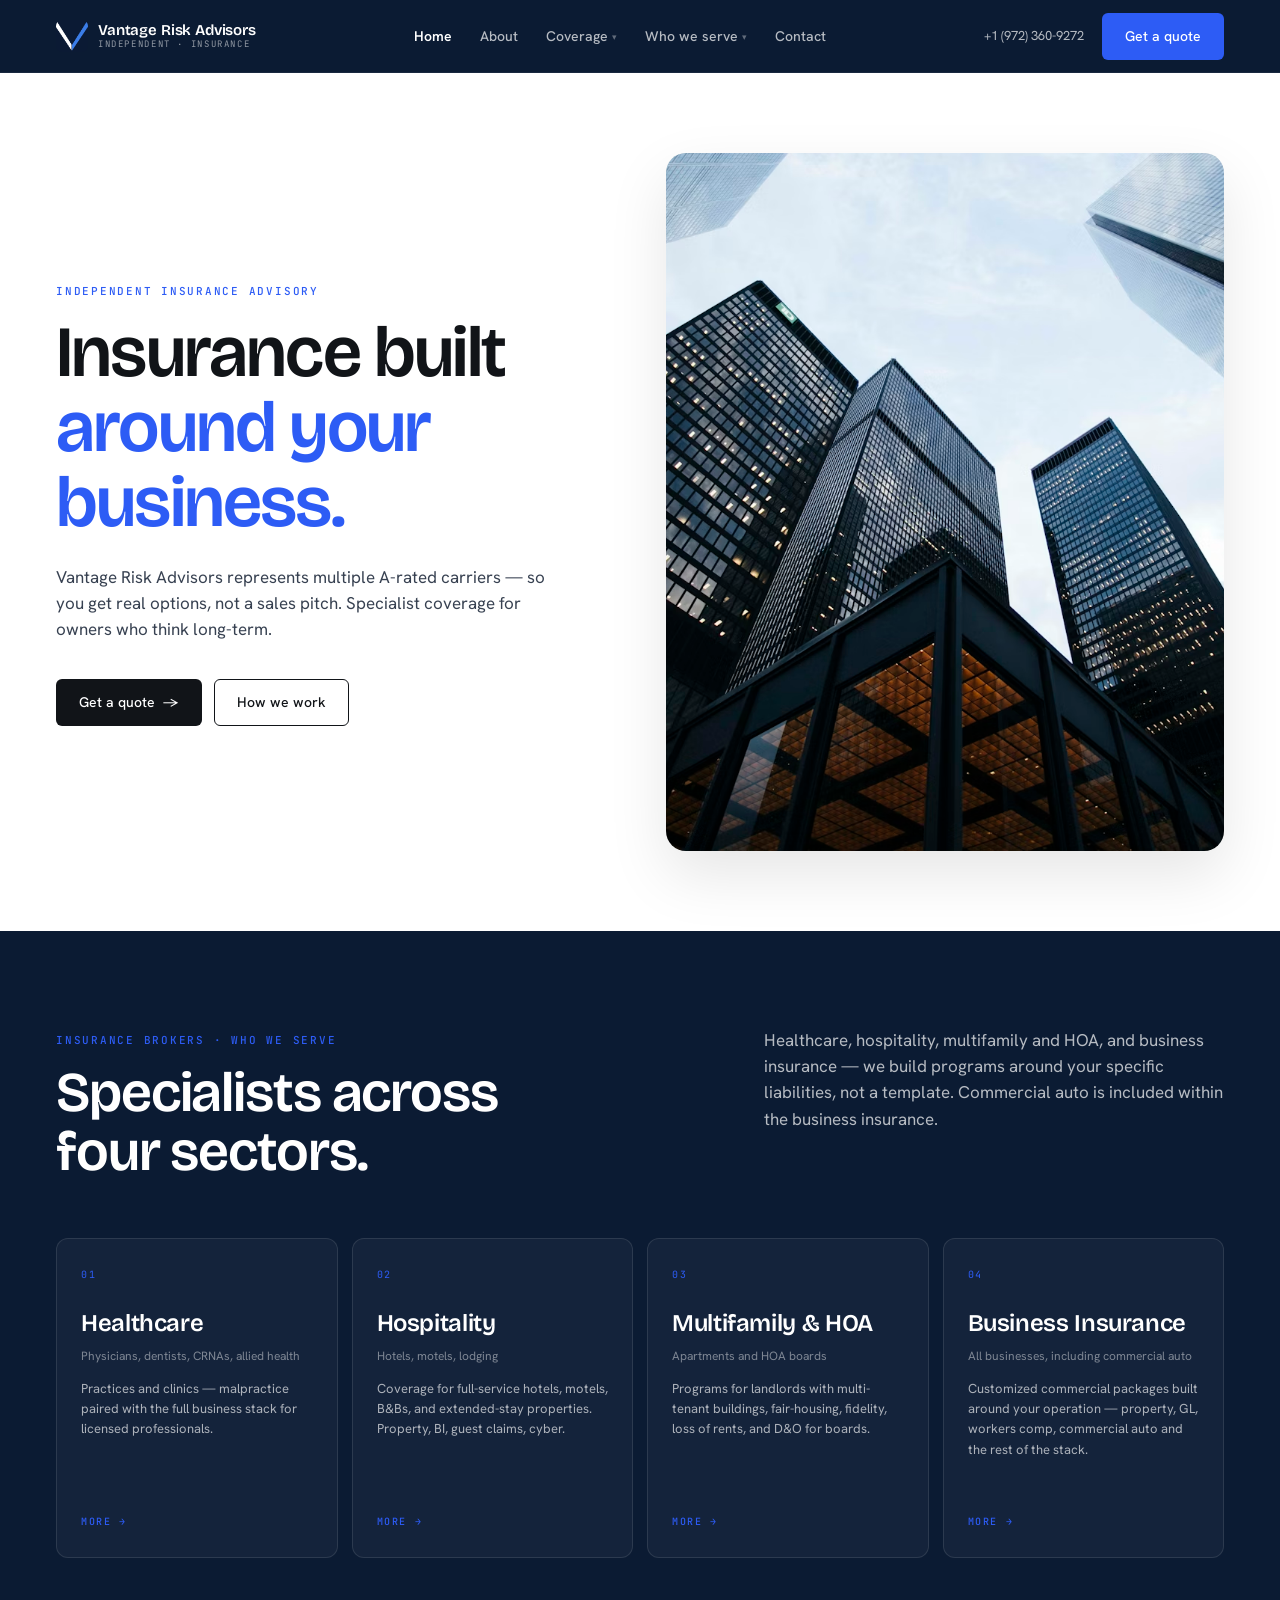
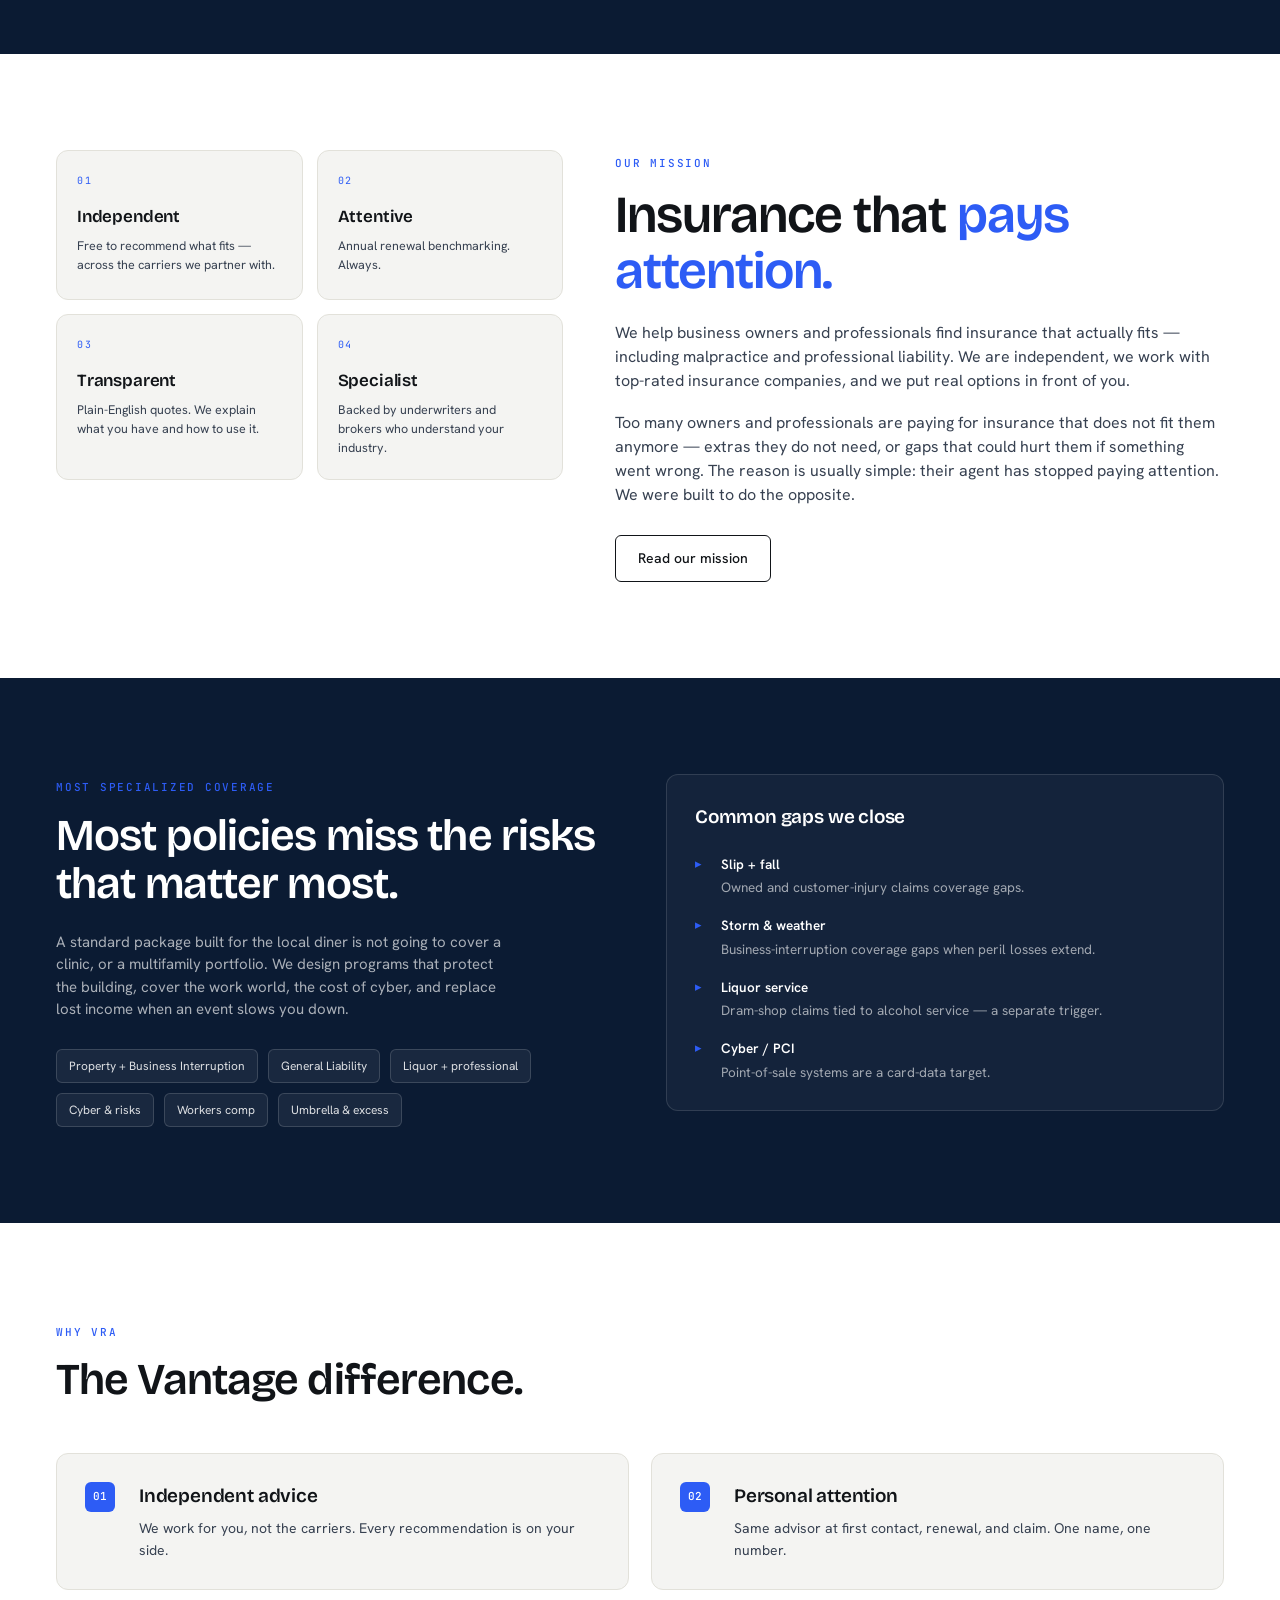
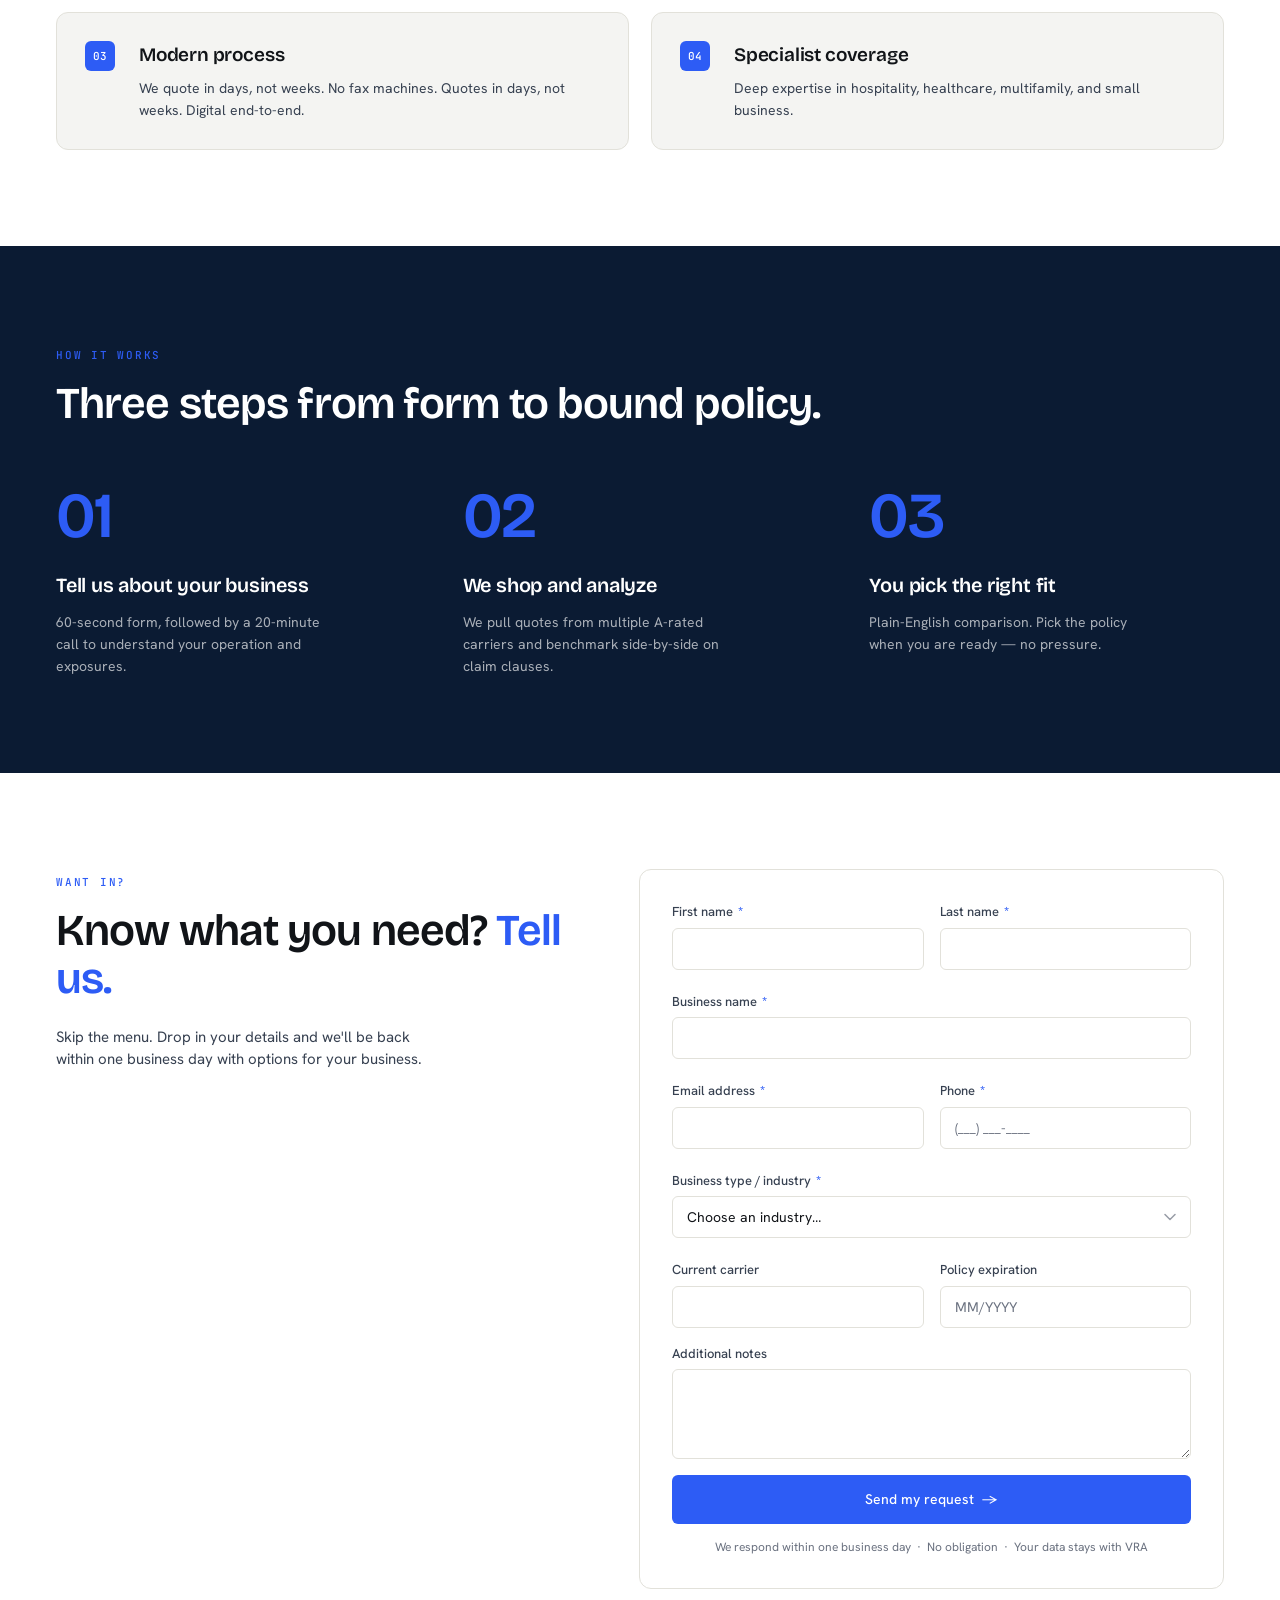
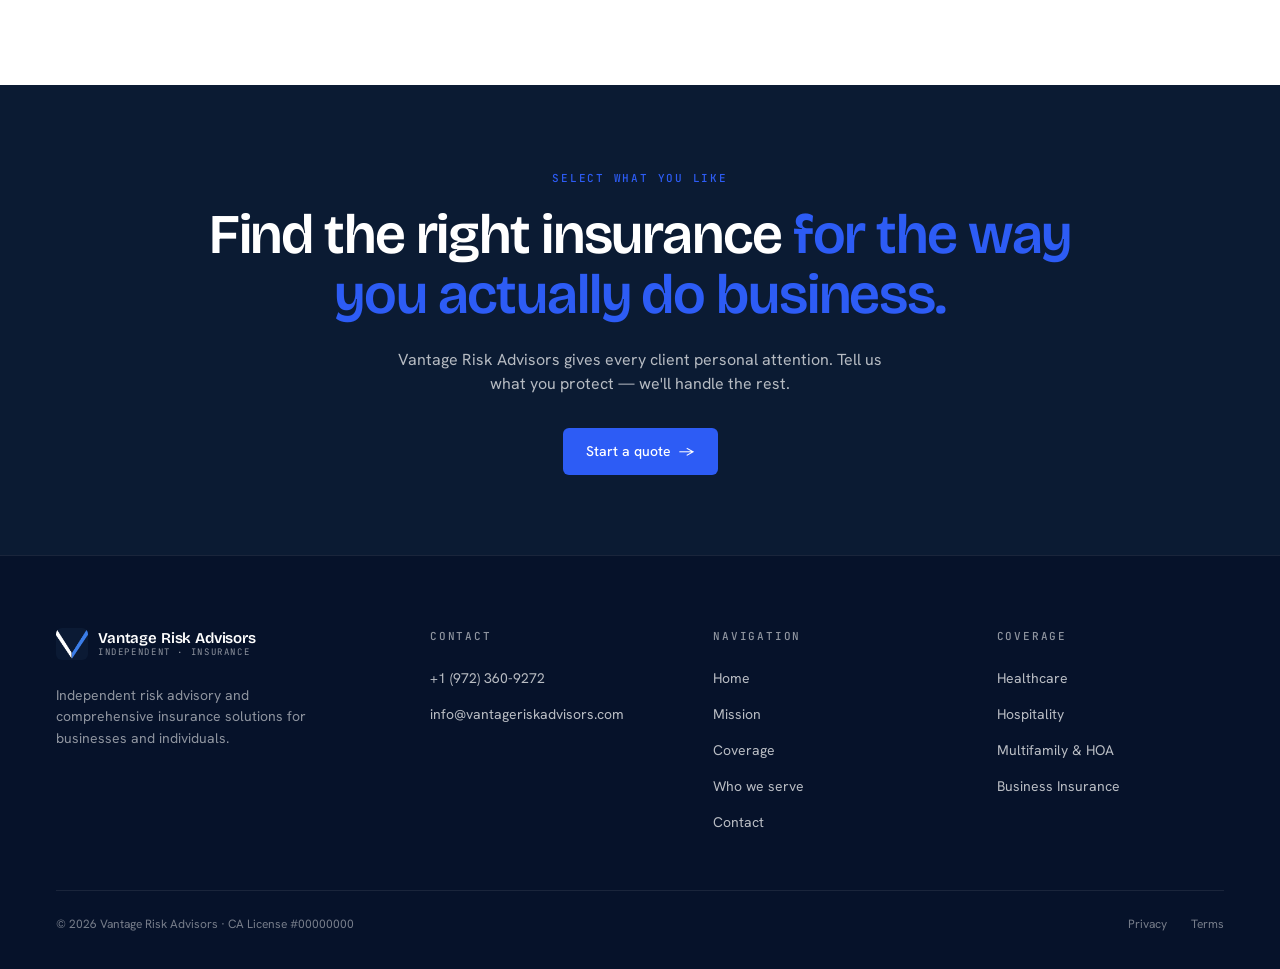
<file: index.html>
<!DOCTYPE html>
<html lang="en">
<head>
  <meta charset="UTF-8">
  <meta name="viewport" content="width=device-width, initial-scale=1">
  <title>Vantage Risk Advisors — Insurance built around your business.</title>
  <meta name="description" content="Independent commercial insurance broker representing multiple A-rated carriers for healthcare, hospitality, multifamily, and business operations.">

  <link rel="icon" type="image/svg+xml" href="assets/favicon.svg">
  <link rel="preconnect" href="https://fonts.googleapis.com">
  <link rel="preconnect" href="https://fonts.gstatic.com" crossorigin>
  <link href="https://fonts.googleapis.com/css2?family=Bricolage+Grotesque:wght@400;500;600;700&family=Hanken+Grotesk:wght@400;500;600;700&family=JetBrains+Mono:wght@400;500&display=swap" rel="stylesheet">

  <link rel="stylesheet" href="css/tokens.css">
  <link rel="stylesheet" href="css/base.css">
  <link rel="stylesheet" href="css/nav.css">
  <link rel="stylesheet" href="css/footer.css">
  <link rel="stylesheet" href="css/pages/home.css">
  <link rel="stylesheet" href="css/quote-form.css">
</head>
<body>

  <!-- NAV -->
  <header class="nav">
    <div class="nav-inner">
      <a href="index.html" class="brand" aria-label="Vantage Risk Advisors home">
        <img class="brand-mark" src="assets/logo-v.png" alt="" aria-hidden="true">
        <span class="brand-text">
          <strong>Vantage Risk Advisors</strong>
          <em>Independent · Insurance</em>
        </span>
      </a>
      <nav>
        <ul class="nav-links">
          <li><a href="index.html">Home</a></li>
          <li><a href="about.html">About</a></li>
          <li class="nav-dropdown">
            <a href="#" class="nav-dropdown-trigger">Coverage <span class="caret">▾</span></a>
            <div class="nav-dropdown-menu" role="menu">
              <a href="healthcare.html" class="nav-dropdown-item" role="menuitem">
                <strong>Healthcare</strong>
                <span>Physicians, dentists, CRNAs, allied health</span>
              </a>
              <a href="hospitality.html" class="nav-dropdown-item" role="menuitem">
                <strong>Hospitality</strong>
                <span>Hotels, motels, lodging</span>
              </a>
              <a href="multifamily.html" class="nav-dropdown-item" role="menuitem">
                <strong>Multifamily &amp; HOA</strong>
                <span>Apartments and HOA boards</span>
              </a>
              <a href="business.html" class="nav-dropdown-item" role="menuitem">
                <strong>Business Insurance</strong>
                <span>Small business, workers' comp, property,<br>cyber, commercial auto</span>
              </a>
            </div>
          </li>
          <li><a href="#sectors">Who we serve <span class="caret">▾</span></a></li>
          <li><a href="contact.html">Contact</a></li>
        </ul>
      </nav>
      <div class="nav-right">
        <a href="tel:+19723609272" class="nav-phone">+1 (972) 360-9272</a>
        <a href="contact.html" class="btn btn-accent">Get a quote</a>
      </div>
      <button class="nav-burger" type="button" aria-label="Menu" aria-expanded="false"><span></span></button>
    </div>
  </header>

  <main>

    <!-- 1. HERO -->
    <section class="bg-paper">
      <div class="section-container hero-home">
        <div class="hero-inner">
          <div class="hero-text">
            <span class="eyebrow">Independent Insurance Advisory</span>
            <h1 class="display-72">Insurance built <span class="accent-phrase">around your business.</span></h1>
            <p class="body-17 hero-sub">Vantage Risk Advisors represents multiple A-rated carriers — so you get real options, not a sales pitch. Specialist coverage for owners who think long-term.</p>
            <div class="hero-buttons">
              <a href="contact.html" class="btn btn-dark">Get a quote <span aria-hidden="true">→</span></a>
              <a href="#how" class="btn btn-ghost">How we work</a>
            </div>
          </div>
          <div class="hero-image">
            <img src="assets/hero-home.avif" alt="Vantage Risk Advisors — protecting what you've built" loading="eager" decoding="async">
          </div>
        </div>
      </div>
    </section>

    <!-- 2. SPECIALISTS ACROSS FOUR SECTORS (dark, 4-col) -->
    <section id="sectors" class="bg-section sectors-section">
      <div class="section-container">
        <div class="section-header-row">
          <div class="col-head">
            <span class="eyebrow">Insurance brokers · Who we serve</span>
            <h2 class="display-48">Specialists across four sectors.</h2>
          </div>
          <div class="col-desc">
            <p class="body-17">Healthcare, hospitality, multifamily and HOA, and business insurance — we build programs around your specific liabilities, not a template. Commercial auto is included within the business insurance.</p>
          </div>
        </div>

        <div class="sectors-grid">
          <a href="healthcare.html" class="sector-tile">
            <div class="sector-tile-num">01</div>
            <h3 class="sector-tile-title">Healthcare</h3>
            <div class="sector-tile-meta">Physicians, dentists, CRNAs, allied health</div>
            <p class="sector-tile-body">Practices and clinics — malpractice paired with the full business stack for licensed professionals.</p>
            <span class="sector-tile-link">More →</span>
          </a>

          <a href="hospitality.html" class="sector-tile">
            <div class="sector-tile-num">02</div>
            <h3 class="sector-tile-title">Hospitality</h3>
            <div class="sector-tile-meta">Hotels, motels, lodging</div>
            <p class="sector-tile-body">Coverage for full-service hotels, motels, B&amp;Bs, and extended-stay properties. Property, BI, guest claims, cyber.</p>
            <span class="sector-tile-link">More →</span>
          </a>

          <a href="multifamily.html" class="sector-tile">
            <div class="sector-tile-num">03</div>
            <h3 class="sector-tile-title">Multifamily &amp; HOA</h3>
            <div class="sector-tile-meta">Apartments and HOA boards</div>
            <p class="sector-tile-body">Programs for landlords with multi-tenant buildings, fair-housing, fidelity, loss of rents, and D&amp;O for boards.</p>
            <span class="sector-tile-link">More →</span>
          </a>

          <a href="business.html" class="sector-tile">
            <div class="sector-tile-num">04</div>
            <h3 class="sector-tile-title">Business Insurance</h3>
            <div class="sector-tile-meta">All businesses, including commercial auto</div>
            <p class="sector-tile-body">Customized commercial packages built around your operation — property, GL, workers comp, commercial auto and the rest of the stack.</p>
            <span class="sector-tile-link">More →</span>
          </a>
        </div>
      </div>
    </section>

    <!-- 3. OUR MISSION (light) -->
    <section class="bg-paper mission-section">
      <div class="section-container">
        <div class="mission-inner">

          <div class="mission-quadrant">
            <div class="mission-card">
              <div class="mc-num">01</div>
              <h3>Independent</h3>
              <p>Free to recommend what fits — across the carriers we partner with.</p>
            </div>
            <div class="mission-card">
              <div class="mc-num">02</div>
              <h3>Attentive</h3>
              <p>Annual renewal benchmarking. Always.</p>
            </div>
            <div class="mission-card">
              <div class="mc-num">03</div>
              <h3>Transparent</h3>
              <p>Plain-English quotes. We explain what you have and how to use it.</p>
            </div>
            <div class="mission-card">
              <div class="mc-num">04</div>
              <h3>Specialist</h3>
              <p>Backed by underwriters and brokers who understand your industry.</p>
            </div>
          </div>

          <div class="mission-body">
            <span class="eyebrow">Our mission</span>
            <h2 class="display-48">Insurance that <span class="accent-phrase">pays attention.</span></h2>
            <p>We help business owners and professionals find insurance that actually fits — including malpractice and professional liability. We are independent, we work with top-rated insurance companies, and we put real options in front of you.</p>
            <p>Too many owners and professionals are paying for insurance that does not fit them anymore — extras they do not need, or gaps that could hurt them if something went wrong. The reason is usually simple: their agent has stopped paying attention. We were built to do the opposite.</p>
            <a href="about.html" class="btn btn-ghost">Read our mission</a>
          </div>

        </div>
      </div>
    </section>

    <!-- 4. MOST SPECIALIZED COVERAGE (dark) -->
    <section class="bg-section gaps-section">
      <div class="section-container">
        <div class="gaps-inner">
          <div class="gaps-left">
            <span class="eyebrow">Most specialized coverage</span>
            <h2 class="display-48">Most policies miss the risks that matter most.</h2>
            <p>A standard package built for the local diner is not going to cover a clinic, or a multifamily portfolio. We design programs that protect the building, cover the work world, the cost of cyber, and replace lost income when an event slows you down.</p>
            <div class="gaps-pills">
              <span class="pill">Property + Business Interruption</span>
              <span class="pill">General Liability</span>
              <span class="pill">Liquor + professional</span>
              <span class="pill">Cyber &amp; risks</span>
              <span class="pill">Workers comp</span>
              <span class="pill">Umbrella &amp; excess</span>
            </div>
          </div>

          <div class="gaps-card">
            <h3>Common gaps we close</h3>
            <ul class="gaps-list">
              <li>
                <span class="gap-mark">▸</span>
                <span class="gap-content">
                  <strong>Slip + fall</strong>
                  <span>Owned and customer-injury claims coverage gaps.</span>
                </span>
              </li>
              <li>
                <span class="gap-mark">▸</span>
                <span class="gap-content">
                  <strong>Storm &amp; weather</strong>
                  <span>Business-interruption coverage gaps when peril losses extend.</span>
                </span>
              </li>
              <li>
                <span class="gap-mark">▸</span>
                <span class="gap-content">
                  <strong>Liquor service</strong>
                  <span>Dram-shop claims tied to alcohol service — a separate trigger.</span>
                </span>
              </li>
              <li>
                <span class="gap-mark">▸</span>
                <span class="gap-content">
                  <strong>Cyber / PCI</strong>
                  <span>Point-of-sale systems are a card-data target.</span>
                </span>
              </li>
            </ul>
          </div>
        </div>
      </div>
    </section>

    <!-- 5. THE VANTAGE DIFFERENCE (light) -->
    <section class="bg-paper difference-section">
      <div class="section-container">
        <span class="eyebrow">Why VRA</span>
        <h2 class="display-48">The Vantage difference.</h2>

        <div class="difference-grid">
          <div class="difference-card">
            <div class="dc-num">01</div>
            <div>
              <h3>Independent advice</h3>
              <p>We work for you, not the carriers. Every recommendation is on your side.</p>
            </div>
          </div>
          <div class="difference-card">
            <div class="dc-num">02</div>
            <div>
              <h3>Personal attention</h3>
              <p>Same advisor at first contact, renewal, and claim. One name, one number.</p>
            </div>
          </div>
          <div class="difference-card">
            <div class="dc-num">03</div>
            <div>
              <h3>Modern process</h3>
              <p>We quote in days, not weeks. No fax machines. Quotes in days, not weeks. Digital end-to-end.</p>
            </div>
          </div>
          <div class="difference-card">
            <div class="dc-num">04</div>
            <div>
              <h3>Specialist coverage</h3>
              <p>Deep expertise in hospitality, healthcare, multifamily, and small business.</p>
            </div>
          </div>
        </div>
      </div>
    </section>

    <!-- 6. THREE STEPS (dark) -->
    <section id="how" class="bg-section process-section">
      <div class="section-container">
        <span class="eyebrow">How it works</span>
        <h2 class="display-48">Three steps from form to bound policy.</h2>

        <div class="process-grid">
          <div class="process-step">
            <div class="ps-num">01</div>
            <h3>Tell us about your business</h3>
            <p>60-second form, followed by a 20-minute call to understand your operation and exposures.</p>
          </div>
          <div class="process-step">
            <div class="ps-num">02</div>
            <h3>We shop and analyze</h3>
            <p>We pull quotes from multiple A-rated carriers and benchmark side-by-side on claim clauses.</p>
          </div>
          <div class="process-step">
            <div class="ps-num">03</div>
            <h3>You pick the right fit</h3>
            <p>Plain-English comparison. Pick the policy when you are ready — no pressure.</p>
          </div>
        </div>
      </div>
    </section>

    <!-- 7. INLINE FORM (light) -->
    <section class="bg-paper intake-section">
      <div class="section-container">
        <div class="intake-inner">
          <div class="intake-left">
            <span class="eyebrow">Want in?</span>
            <h2 class="display-48">Know what you need? <span class="accent-phrase">Tell us.</span></h2>
            <p>Skip the menu. Drop in your details and we'll be back within one business day with options for your business.</p>
          </div>

          <div class="intake-card">
            <!-- ▼ Canonical quote form. Source: quote-form-snippet.html ▼ -->
            <form class="quote-form" novalidate>

              <div class="qf-row">
                <div class="qf-field" data-field="first_name">
                  <label for="qf-first-name">First name <span class="req">*</span></label>
                  <input id="qf-first-name" name="first_name" type="text" autocomplete="given-name" required>
                  <div class="qf-error" role="alert"></div>
                </div>
                <div class="qf-field" data-field="last_name">
                  <label for="qf-last-name">Last name <span class="req">*</span></label>
                  <input id="qf-last-name" name="last_name" type="text" autocomplete="family-name" required>
                  <div class="qf-error" role="alert"></div>
                </div>
              </div>

              <div class="qf-field" data-field="business_name">
                <label for="qf-business-name">Business name <span class="req">*</span></label>
                <input id="qf-business-name" name="business_name" type="text" autocomplete="organization" required>
                <div class="qf-error" role="alert"></div>
              </div>

              <div class="qf-row">
                <div class="qf-field" data-field="email">
                  <label for="qf-email">Email address <span class="req">*</span></label>
                  <input id="qf-email" name="email" type="email" autocomplete="email" required>
                  <div class="qf-error" role="alert"></div>
                </div>
                <div class="qf-field" data-field="phone">
                  <label for="qf-phone">Phone <span class="req">*</span></label>
                  <input id="qf-phone" name="phone" type="tel" autocomplete="tel" placeholder="(___) ___-____" required>
                  <div class="qf-error" role="alert"></div>
                </div>
              </div>

              <div class="qf-field" data-field="industry">
                <label for="qf-industry">Business type / industry <span class="req">*</span></label>
                <select id="qf-industry" name="industry" required>
                  <option value="" disabled selected>Choose an industry…</option>
                  <option value="healthcare">Healthcare</option>
                  <option value="hospitality">Hospitality</option>
                  <option value="multifamily">Multifamily</option>
                  <option value="hoa">HOA</option>
                  <option value="business">Business insurance</option>
                  <option value="other">Something else</option>
                </select>
                <div class="qf-error" role="alert"></div>
              </div>

              <div class="qf-field qf-cascade" data-cascade-for="specialty" data-field="specialty">
                <label for="qf-specialty">Specialty</label>
                <select id="qf-specialty" name="specialty">
                  <option value="" disabled selected>Choose a specialty…</option>
                </select>
              </div>

              <div class="qf-field qf-cascade" data-cascade-for="other_industry" data-field="other_industry">
                <label for="qf-other-industry">Describe your industry</label>
                <input id="qf-other-industry" name="other_industry" type="text">
              </div>

              <div class="qf-field qf-cascade" data-cascade-for="other_specialty" data-field="other_specialty">
                <label for="qf-other-specialty">Describe your specialty</label>
                <input id="qf-other-specialty" name="other_specialty" type="text">
              </div>

              <div class="qf-row">
                <div class="qf-field" data-field="current_carrier">
                  <label for="qf-current-carrier">Current carrier</label>
                  <input id="qf-current-carrier" name="current_carrier" type="text">
                </div>
                <div class="qf-field" data-field="policy_expiration">
                  <label for="qf-policy-expiration">Policy expiration</label>
                  <input id="qf-policy-expiration" name="policy_expiration" type="text" placeholder="MM/YYYY">
                </div>
              </div>

              <div class="qf-field" data-field="notes">
                <label for="qf-notes">Additional notes</label>
                <textarea id="qf-notes" name="notes" rows="3"></textarea>
              </div>

              <div class="qf-submit">
                <button type="submit" class="btn btn-accent btn-block">Send my request <span aria-hidden="true">→</span></button>
              </div>

              <p class="qf-foot">We respond within one business day &nbsp;·&nbsp; No obligation &nbsp;·&nbsp; Your data stays with VRA</p>
            </form>

            <div class="qf-success" hidden>
              <h3>Thank you — we'll be in touch within one business day.</h3>
            </div>
            <!-- ▲ End canonical quote form ▲ -->
          </div>
        </div>
      </div>
    </section>

    <!-- 8. FINAL CTA BANNER (dark) -->
    <section class="bg-section">
      <div class="section-container final-cta">
        <span class="eyebrow">Select what you like</span>
        <h2 class="display-48">Find the right insurance <span class="accent-phrase">for the way you actually do business.</span></h2>
        <p>Vantage Risk Advisors gives every client personal attention. Tell us what you protect — we'll handle the rest.</p>
        <a href="contact.html" class="btn btn-accent">Start a quote <span aria-hidden="true">→</span></a>
      </div>
    </section>

  </main>

  <!-- FOOTER -->
  <footer class="footer">
    <div class="footer-inner">
      <div class="footer-grid">
        <div class="footer-brand">
          <a href="index.html" class="brand brand-light" aria-label="Vantage Risk Advisors home">
            <img class="brand-mark" src="assets/logo-v.png" alt="" aria-hidden="true">
            <span class="brand-text">
              <strong>Vantage Risk Advisors</strong>
              <em>Independent · Insurance</em>
            </span>
          </a>
          <p>Independent risk advisory and comprehensive insurance solutions for businesses and individuals.</p>
        </div>
        <div class="footer-col">
          <h4>Contact</h4>
          <ul>
            <li><a href="tel:+19723609272">+1 (972) 360-9272</a></li>
            <li><a href="mailto:info@vantageriskadvisors.com">info@vantageriskadvisors.com</a></li>
          </ul>
        </div>
        <div class="footer-col">
          <h4>Navigation</h4>
          <ul>
            <li><a href="index.html">Home</a></li>
            <li><a href="about.html">Mission</a></li>
            <li><a href="healthcare.html">Coverage</a></li>
            <li><a href="#sectors">Who we serve</a></li>
            <li><a href="contact.html">Contact</a></li>
          </ul>
        </div>
        <div class="footer-col">
          <h4>Coverage</h4>
          <ul>
            <li><a href="healthcare.html">Healthcare</a></li>
            <li><a href="hospitality.html">Hospitality</a></li>
            <li><a href="multifamily.html">Multifamily &amp; HOA</a></li>
            <li><a href="business.html">Business Insurance</a></li>
          </ul>
        </div>
      </div>
      <div class="footer-bottom">
        <p>© 2026 Vantage Risk Advisors · CA License #00000000</p>
        <div class="footer-legal">
          <a href="#">Privacy</a>
          <a href="#">Terms</a>
        </div>
      </div>
    </div>
  </footer>

  <script src="js/nav.js"></script>
  <script src="js/quote-form.js" defer></script>
</body>
</html>
</file>
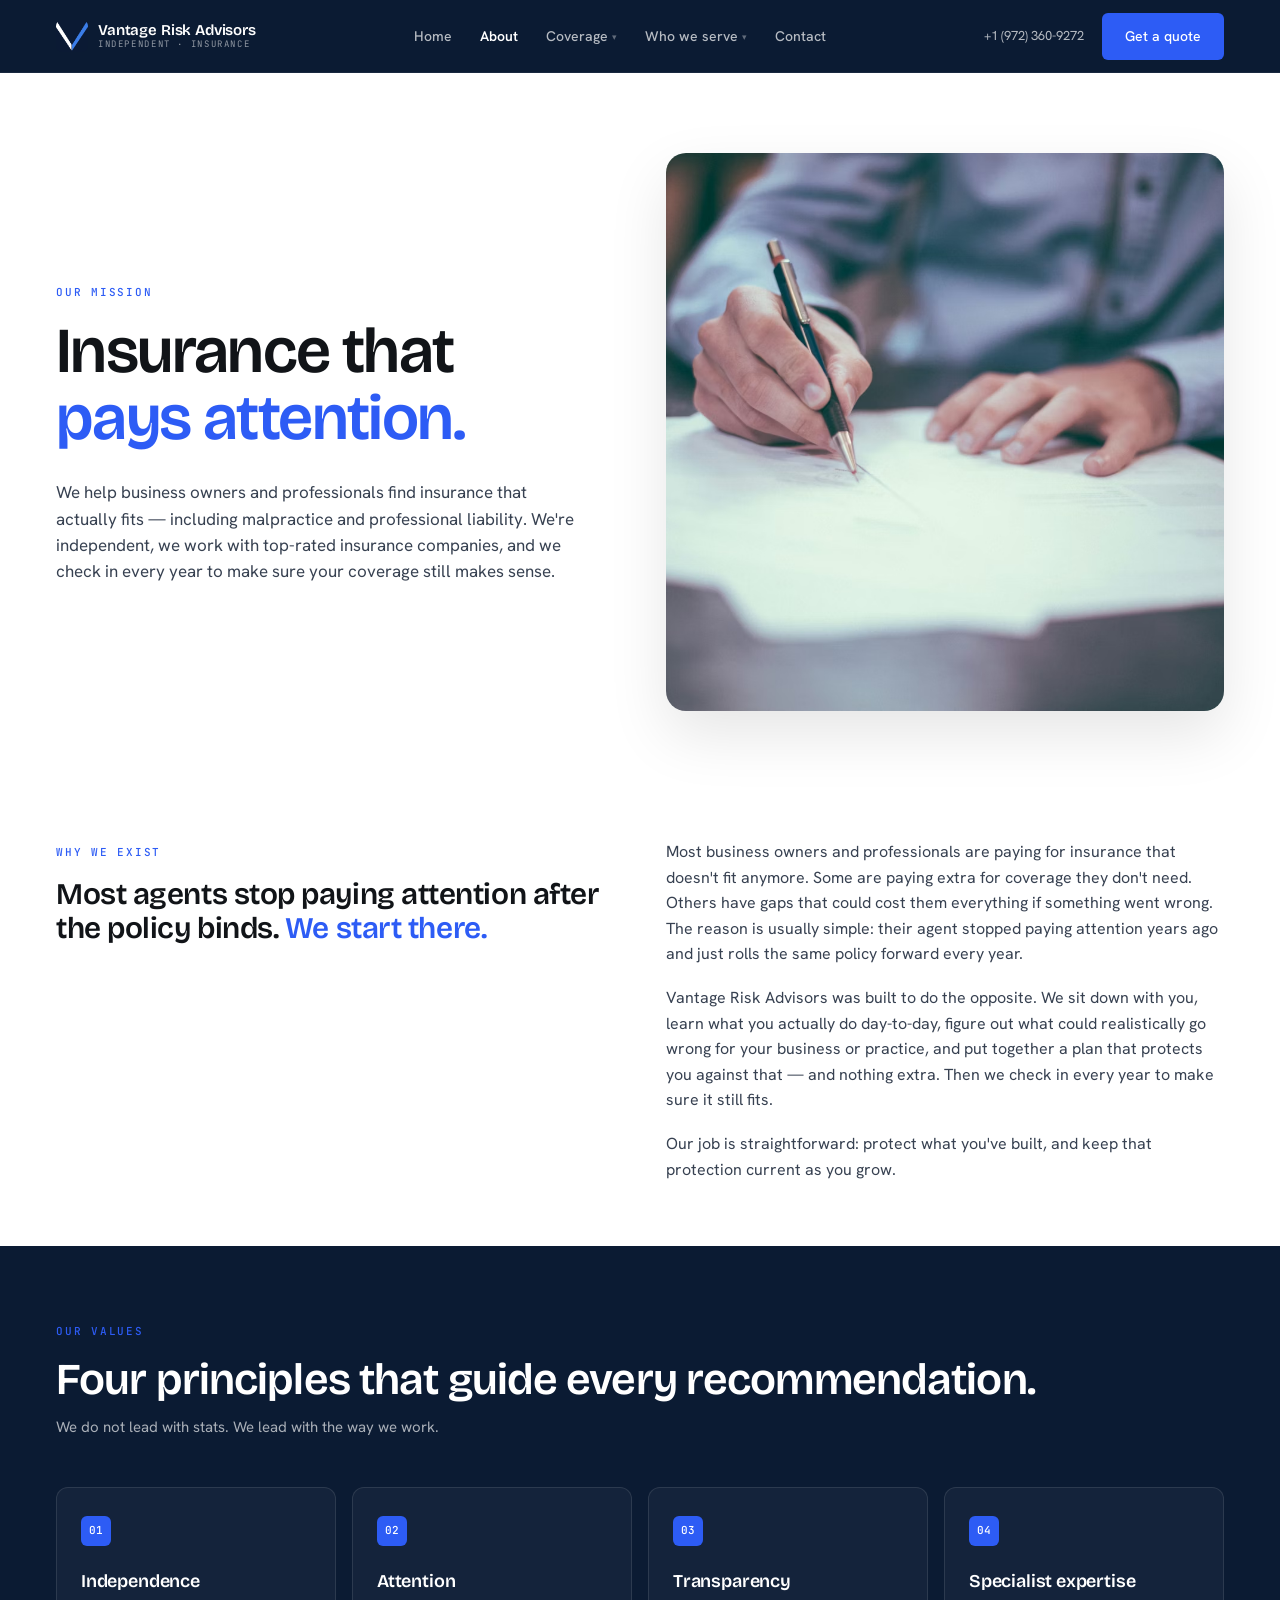
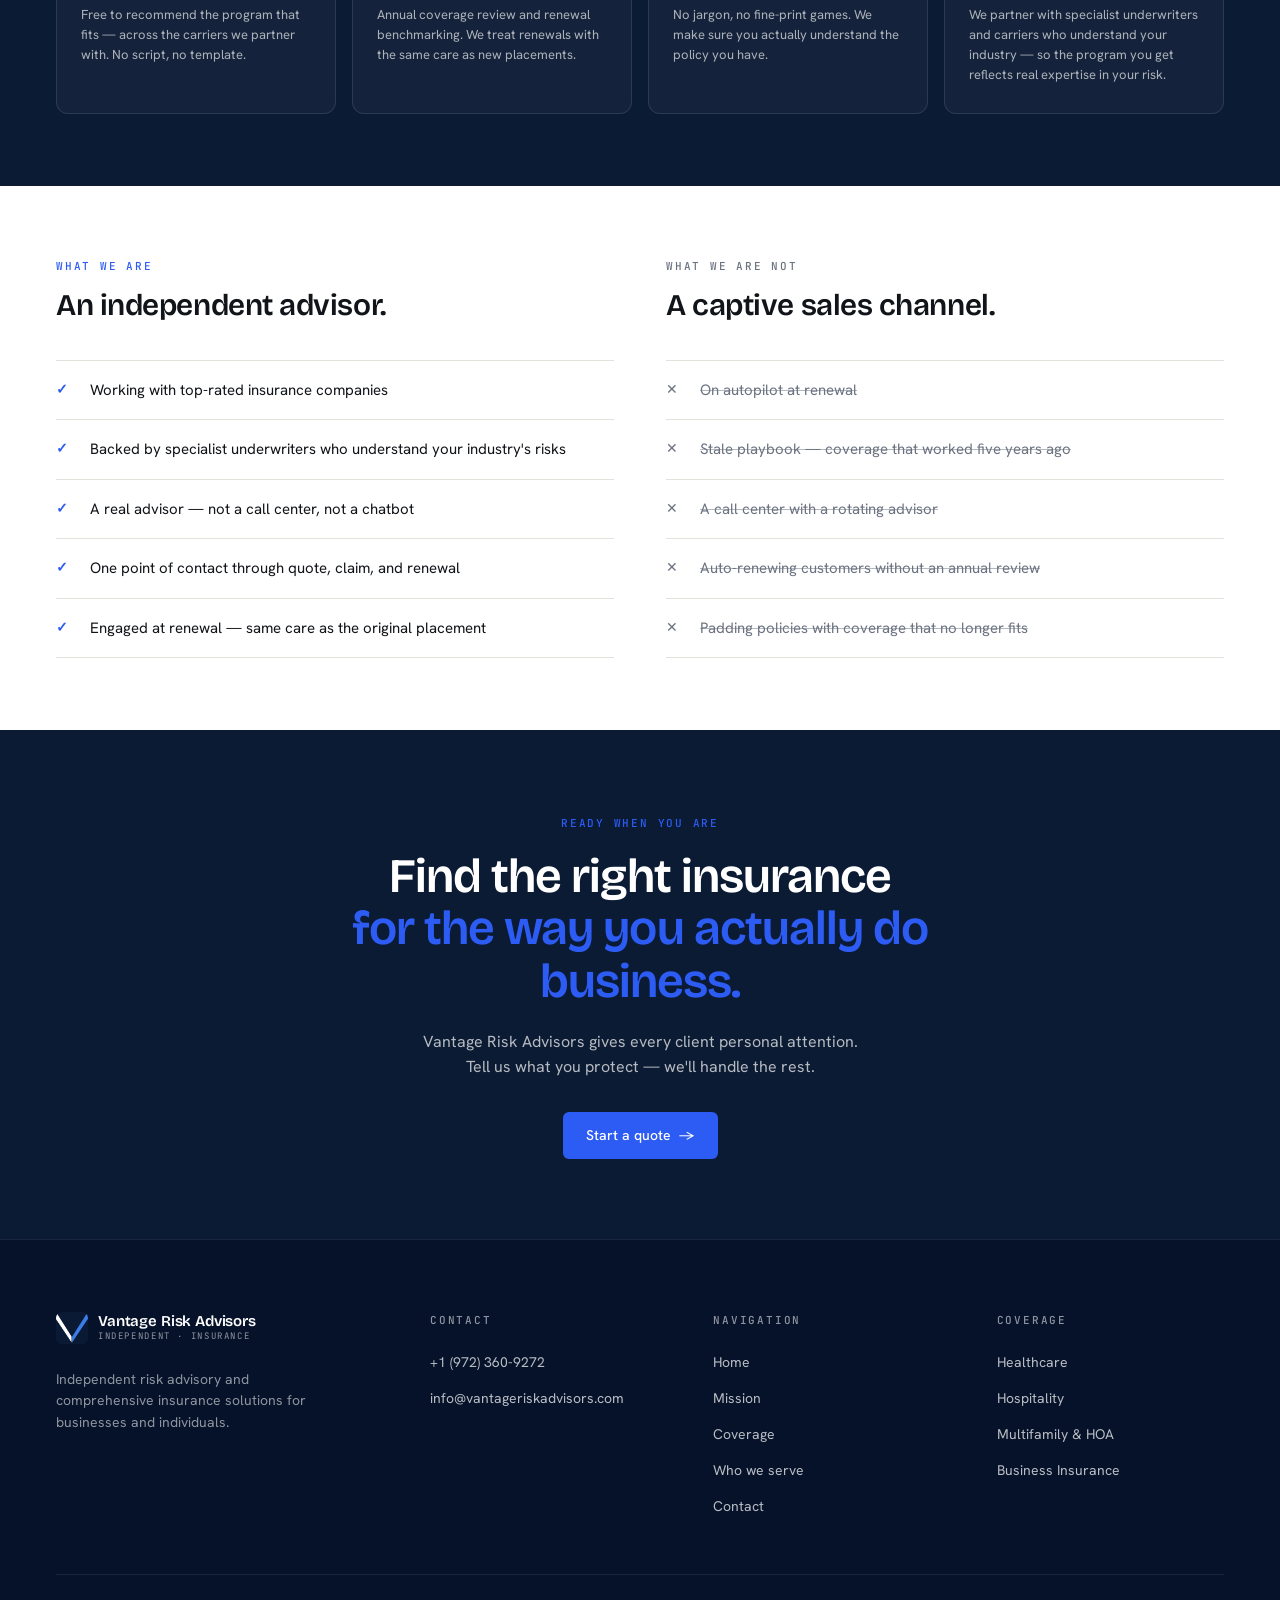
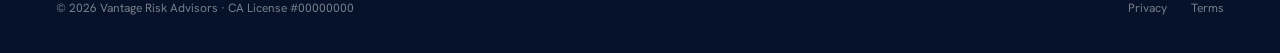
<file: about.html>
<!DOCTYPE html>
<html lang="en">
<head>
  <meta charset="UTF-8">
  <meta name="viewport" content="width=device-width, initial-scale=1">
  <title>About — Vantage Risk Advisors</title>
  <meta name="description" content="Vantage Risk Advisors is an independent commercial brokerage. We help business owners and professionals find insurance that actually fits — and check in every year to keep it that way.">

  <link rel="icon" type="image/svg+xml" href="assets/favicon.svg">
  <link rel="preconnect" href="https://fonts.googleapis.com">
  <link rel="preconnect" href="https://fonts.gstatic.com" crossorigin>
  <link href="https://fonts.googleapis.com/css2?family=Bricolage+Grotesque:wght@400;500;600;700&family=Hanken+Grotesk:wght@400;500;600;700&family=JetBrains+Mono:wght@400;500&display=swap" rel="stylesheet">

  <link rel="stylesheet" href="css/tokens.css">
  <link rel="stylesheet" href="css/base.css">
  <link rel="stylesheet" href="css/nav.css">
  <link rel="stylesheet" href="css/footer.css">
  <link rel="stylesheet" href="css/pages/about.css">
</head>
<body>

  <header class="nav">
    <div class="nav-inner">
      <a href="index.html" class="brand" aria-label="Vantage Risk Advisors home">
        <img class="brand-mark" src="assets/logo-v.png" alt="" aria-hidden="true">
        <span class="brand-text">
          <strong>Vantage Risk Advisors</strong>
          <em>Independent · Insurance</em>
        </span>
      </a>
      <nav>
        <ul class="nav-links">
          <li><a href="index.html">Home</a></li>
          <li><a href="about.html">About</a></li>
          <li class="nav-dropdown">
            <a href="#" class="nav-dropdown-trigger">Coverage <span class="caret">▾</span></a>
            <div class="nav-dropdown-menu" role="menu">
              <a href="healthcare.html" class="nav-dropdown-item" role="menuitem">
                <strong>Healthcare</strong>
                <span>Physicians, dentists, CRNAs, allied health</span>
              </a>
              <a href="hospitality.html" class="nav-dropdown-item" role="menuitem">
                <strong>Hospitality</strong>
                <span>Hotels, motels, lodging</span>
              </a>
              <a href="multifamily.html" class="nav-dropdown-item" role="menuitem">
                <strong>Multifamily &amp; HOA</strong>
                <span>Apartments and HOA boards</span>
              </a>
              <a href="business.html" class="nav-dropdown-item" role="menuitem">
                <strong>Business Insurance</strong>
                <span>Small business, workers' comp, property,<br>cyber, commercial auto</span>
              </a>
            </div>
          </li>
          <li><a href="index.html#sectors">Who we serve <span class="caret">▾</span></a></li>
          <li><a href="contact.html">Contact</a></li>
        </ul>
      </nav>
      <div class="nav-right">
        <a href="tel:+19723609272" class="nav-phone">+1 (972) 360-9272</a>
        <a href="contact.html" class="btn btn-accent">Get a quote</a>
      </div>
      <button class="nav-burger" type="button" aria-label="Menu" aria-expanded="false"><span></span></button>
    </div>
  </header>

  <main>

    <!-- 1. HERO -->
    <section class="bg-paper">
      <div class="section-container hero-about">
        <div class="hero-inner">
          <div class="hero-text">
            <span class="eyebrow">Our mission</span>
            <h1 class="display-72">Insurance that <span class="accent-phrase">pays attention.</span></h1>
            <p class="body-17 hero-lead">We help business owners and professionals find insurance that actually fits — including malpractice and professional liability. We're independent, we work with top-rated insurance companies, and we check in every year to make sure your coverage still makes sense.</p>
          </div>
          <div class="hero-image">
            <img src="assets/hero-about.avif" alt="A VRA advisor reviewing client coverage notes — paying attention" loading="eager" decoding="async">
          </div>
        </div>
      </div>
    </section>

    <!-- 2. WHY WE EXIST (light, 2-col) -->
    <section class="bg-paper exist-section">
      <div class="section-container">
        <div class="exist-inner">
          <div class="exist-left">
            <span class="eyebrow">Why we exist</span>
            <h2>Most agents stop paying attention after the policy binds. <span class="accent-phrase">We start there.</span></h2>
          </div>
          <div class="exist-body">
            <p>Most business owners and professionals are paying for insurance that doesn't fit anymore. Some are paying extra for coverage they don't need. Others have gaps that could cost them everything if something went wrong. The reason is usually simple: their agent stopped paying attention years ago and just rolls the same policy forward every year.</p>
            <p>Vantage Risk Advisors was built to do the opposite. We sit down with you, learn what you actually do day-to-day, figure out what could realistically go wrong for your business or practice, and put together a plan that protects you against that — and nothing extra. Then we check in every year to make sure it still fits.</p>
            <p>Our job is straightforward: protect what you've built, and keep that protection current as you grow.</p>
          </div>
        </div>
      </div>
    </section>

    <!-- 3. FOUR PRINCIPLES (dark) -->
    <section class="bg-section principles-section">
      <div class="section-container">
        <span class="eyebrow">Our values</span>
        <h2 class="display-48">Four principles that guide every recommendation.</h2>
        <p class="principles-sub">We do not lead with stats. We lead with the way we work.</p>

        <div class="principles">
          <div class="principle-card">
            <div class="pc-num">01</div>
            <h3>Independence</h3>
            <p>Free to recommend the program that fits — across the carriers we partner with. No script, no template.</p>
          </div>
          <div class="principle-card">
            <div class="pc-num">02</div>
            <h3>Attention</h3>
            <p>Annual coverage review and renewal benchmarking. We treat renewals with the same care as new placements.</p>
          </div>
          <div class="principle-card">
            <div class="pc-num">03</div>
            <h3>Transparency</h3>
            <p>No jargon, no fine-print games. We make sure you actually understand the policy you have.</p>
          </div>
          <div class="principle-card">
            <div class="pc-num">04</div>
            <h3>Specialist expertise</h3>
            <p>We partner with specialist underwriters and carriers who understand your industry — so the program you get reflects real expertise in your risk.</p>
          </div>
        </div>
      </div>
    </section>

    <!-- 4. WHAT WE ARE / WHAT WE ARE NOT (light) -->
    <section class="bg-paper compare-section">
      <div class="section-container">
        <div class="compare">
          <div class="compare-col col-good">
            <span class="col-eyebrow">What we are</span>
            <h3>An independent advisor.</h3>
            <ul>
              <li><span class="mark">✓</span><span class="item-text">Working with top-rated insurance companies</span></li>
              <li><span class="mark">✓</span><span class="item-text">Backed by specialist underwriters who understand your industry's risks</span></li>
              <li><span class="mark">✓</span><span class="item-text">A real advisor — not a call center, not a chatbot</span></li>
              <li><span class="mark">✓</span><span class="item-text">One point of contact through quote, claim, and renewal</span></li>
              <li><span class="mark">✓</span><span class="item-text">Engaged at renewal — same care as the original placement</span></li>
            </ul>
          </div>
          <div class="compare-col col-bad">
            <span class="col-eyebrow">What we are not</span>
            <h3>A captive sales channel.</h3>
            <ul>
              <li><span class="mark">✕</span><span class="item-text">On autopilot at renewal</span></li>
              <li><span class="mark">✕</span><span class="item-text">Stale playbook — coverage that worked five years ago</span></li>
              <li><span class="mark">✕</span><span class="item-text">A call center with a rotating advisor</span></li>
              <li><span class="mark">✕</span><span class="item-text">Auto-renewing customers without an annual review</span></li>
              <li><span class="mark">✕</span><span class="item-text">Padding policies with coverage that no longer fits</span></li>
            </ul>
          </div>
        </div>
      </div>
    </section>

    <!-- 5. FINAL CTA (dark) -->
    <section class="bg-section">
      <div class="section-container final-cta">
        <span class="eyebrow">Ready when you are</span>
        <h2 class="display-48">Find the right insurance <span class="accent-phrase">for the way you actually do business.</span></h2>
        <p>Vantage Risk Advisors gives every client personal attention. Tell us what you protect — we'll handle the rest.</p>
        <a href="contact.html" class="btn btn-accent">Start a quote <span aria-hidden="true">→</span></a>
      </div>
    </section>

  </main>

  <footer class="footer">
    <div class="footer-inner">
      <div class="footer-grid">
        <div class="footer-brand">
          <a href="index.html" class="brand brand-light" aria-label="Vantage Risk Advisors home">
            <img class="brand-mark" src="assets/logo-v.png" alt="" aria-hidden="true">
            <span class="brand-text">
              <strong>Vantage Risk Advisors</strong>
              <em>Independent · Insurance</em>
            </span>
          </a>
          <p>Independent risk advisory and comprehensive insurance solutions for businesses and individuals.</p>
        </div>
        <div class="footer-col">
          <h4>Contact</h4>
          <ul>
            <li><a href="tel:+19723609272">+1 (972) 360-9272</a></li>
            <li><a href="mailto:info@vantageriskadvisors.com">info@vantageriskadvisors.com</a></li>
          </ul>
        </div>
        <div class="footer-col">
          <h4>Navigation</h4>
          <ul>
            <li><a href="index.html">Home</a></li>
            <li><a href="about.html">Mission</a></li>
            <li><a href="healthcare.html">Coverage</a></li>
            <li><a href="index.html#sectors">Who we serve</a></li>
            <li><a href="contact.html">Contact</a></li>
          </ul>
        </div>
        <div class="footer-col">
          <h4>Coverage</h4>
          <ul>
            <li><a href="healthcare.html">Healthcare</a></li>
            <li><a href="hospitality.html">Hospitality</a></li>
            <li><a href="multifamily.html">Multifamily &amp; HOA</a></li>
            <li><a href="business.html">Business Insurance</a></li>
          </ul>
        </div>
      </div>
      <div class="footer-bottom">
        <p>© 2026 Vantage Risk Advisors · CA License #00000000</p>
        <div class="footer-legal">
          <a href="#">Privacy</a>
          <a href="#">Terms</a>
        </div>
      </div>
    </div>
  </footer>

  <script src="js/nav.js"></script>
</body>
</html>
</file>
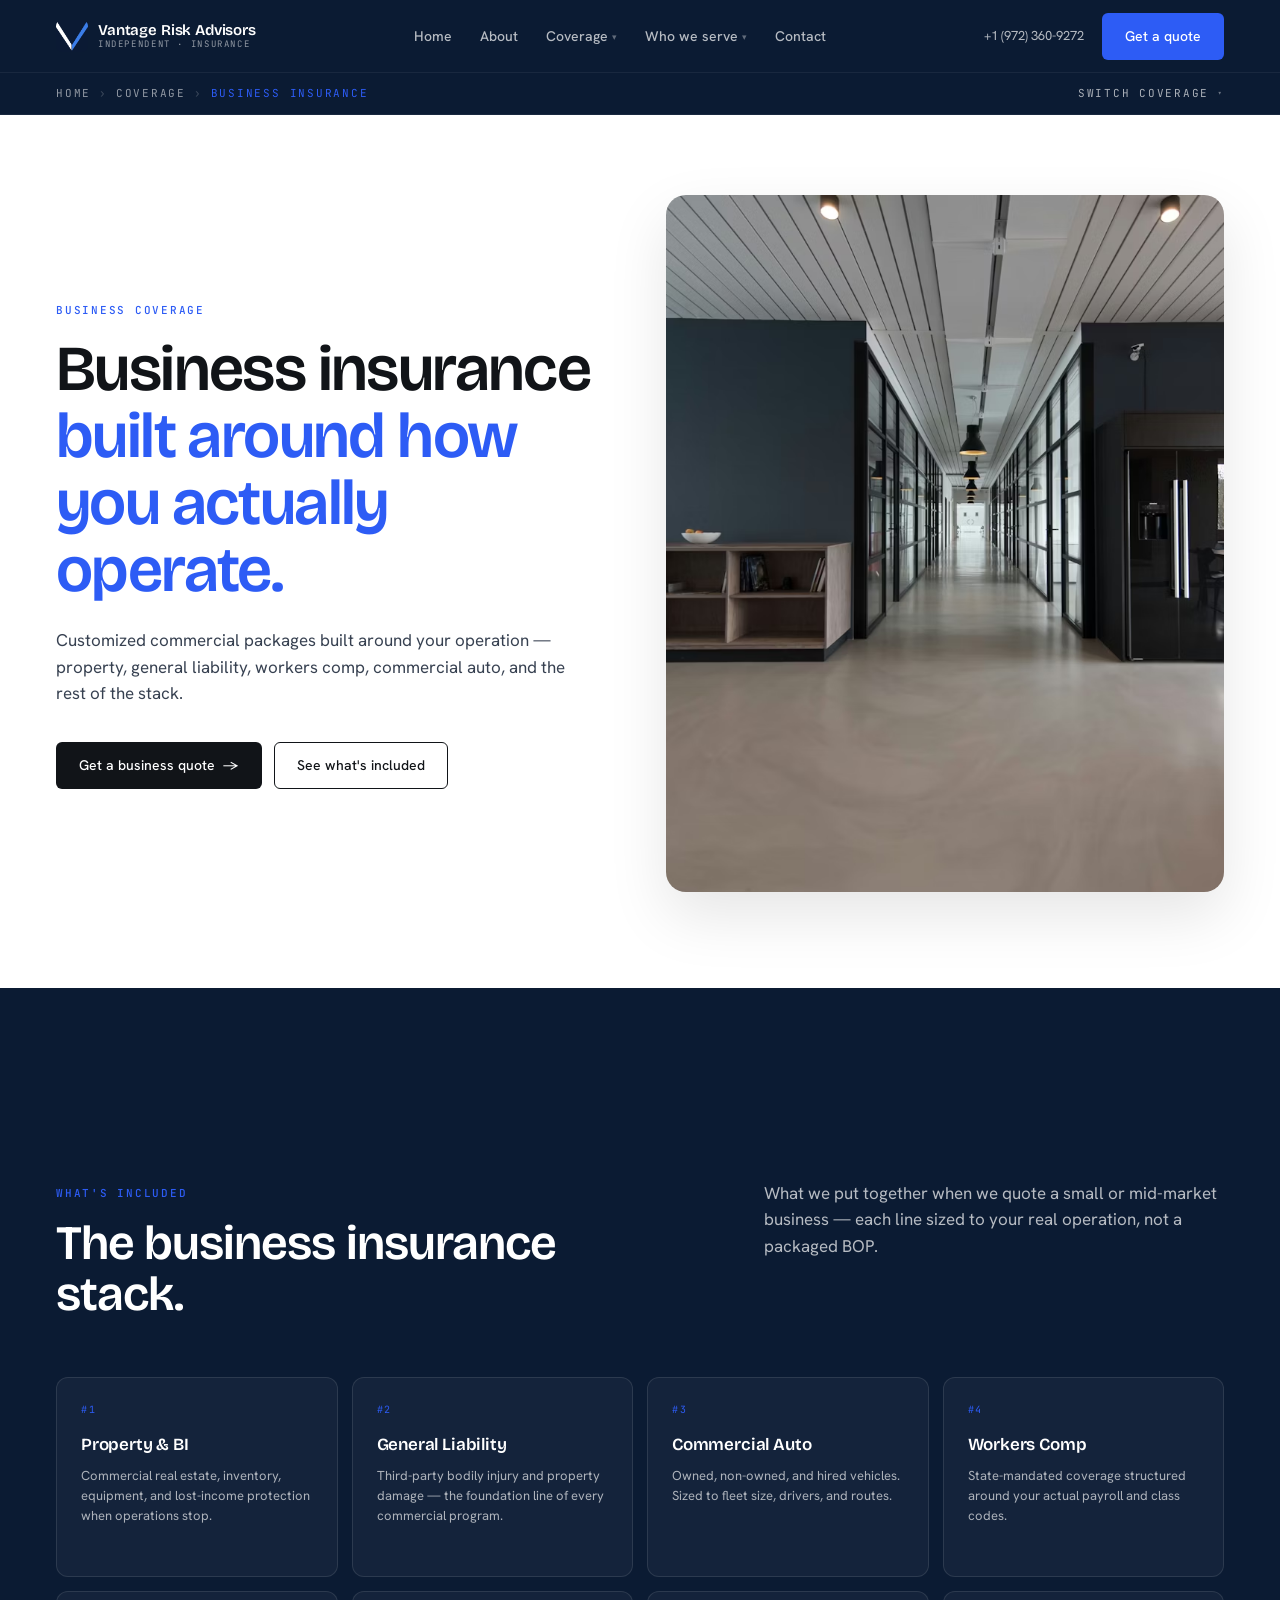
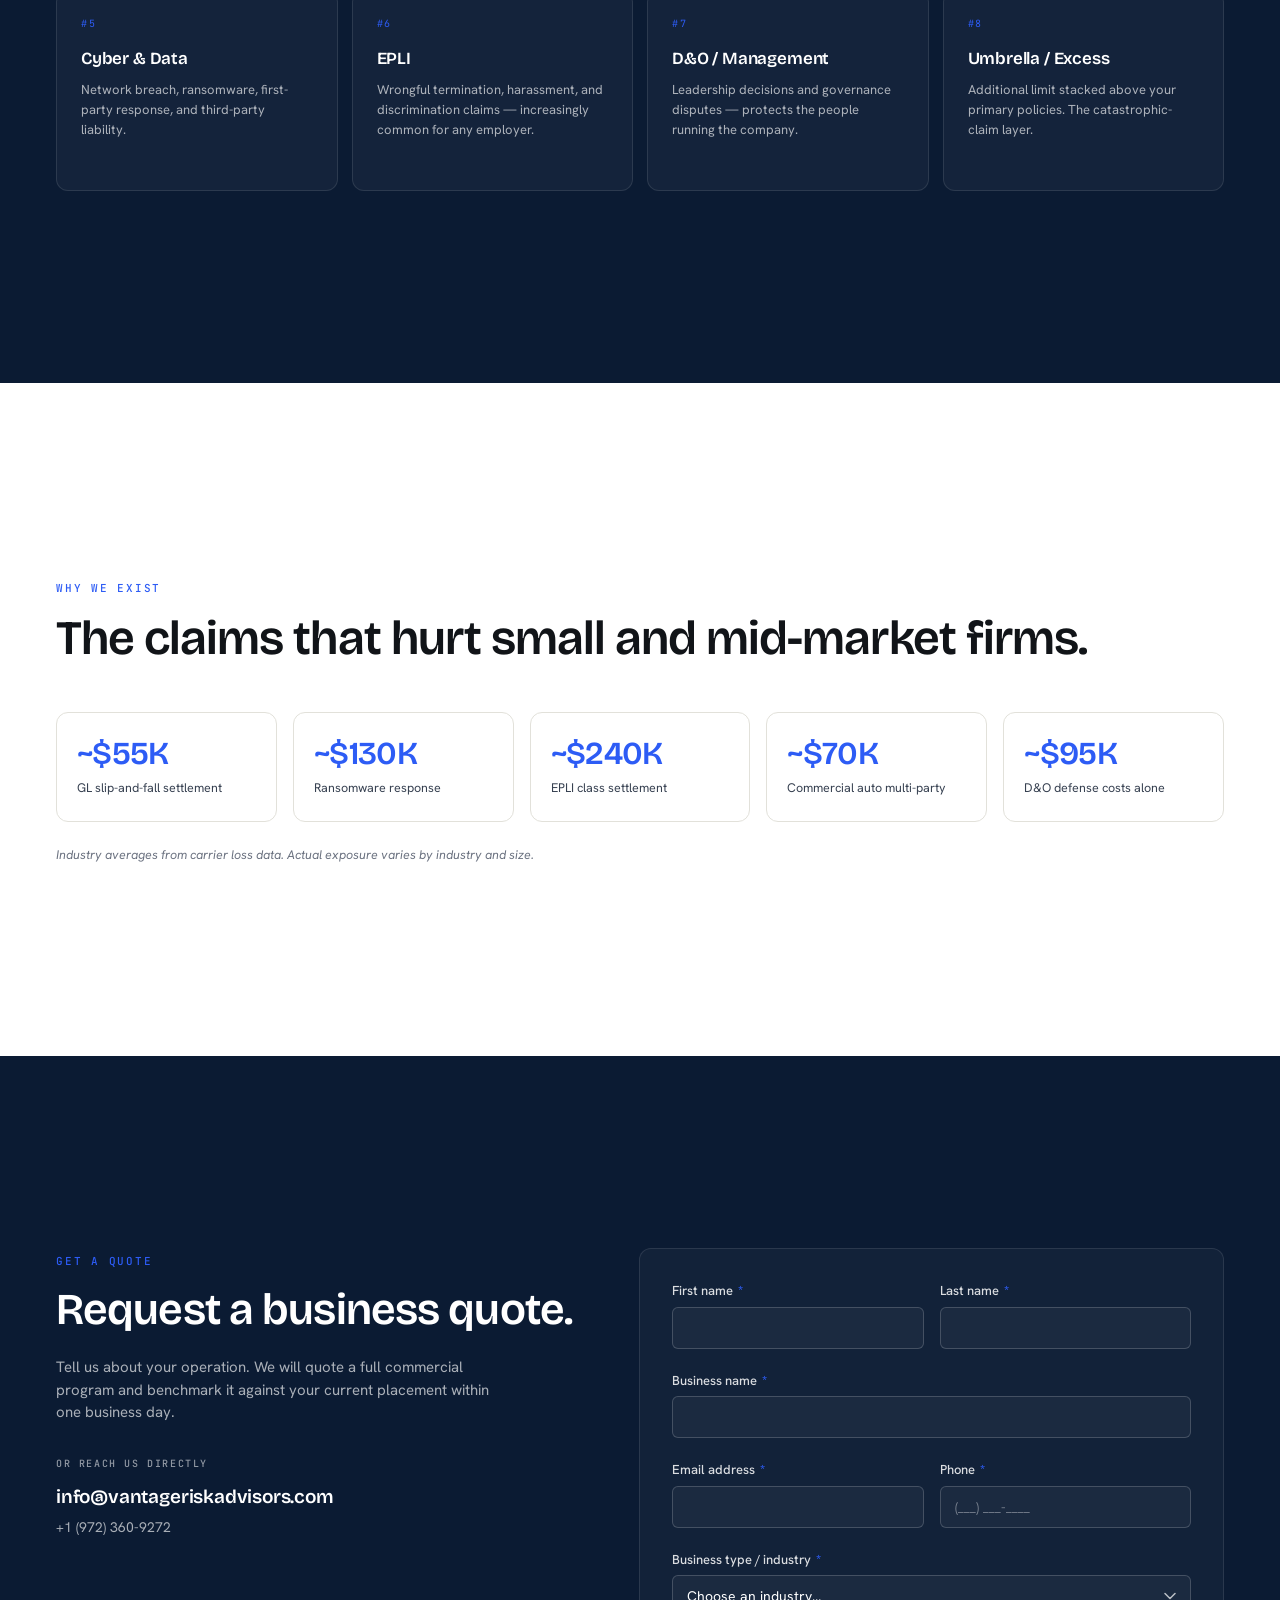
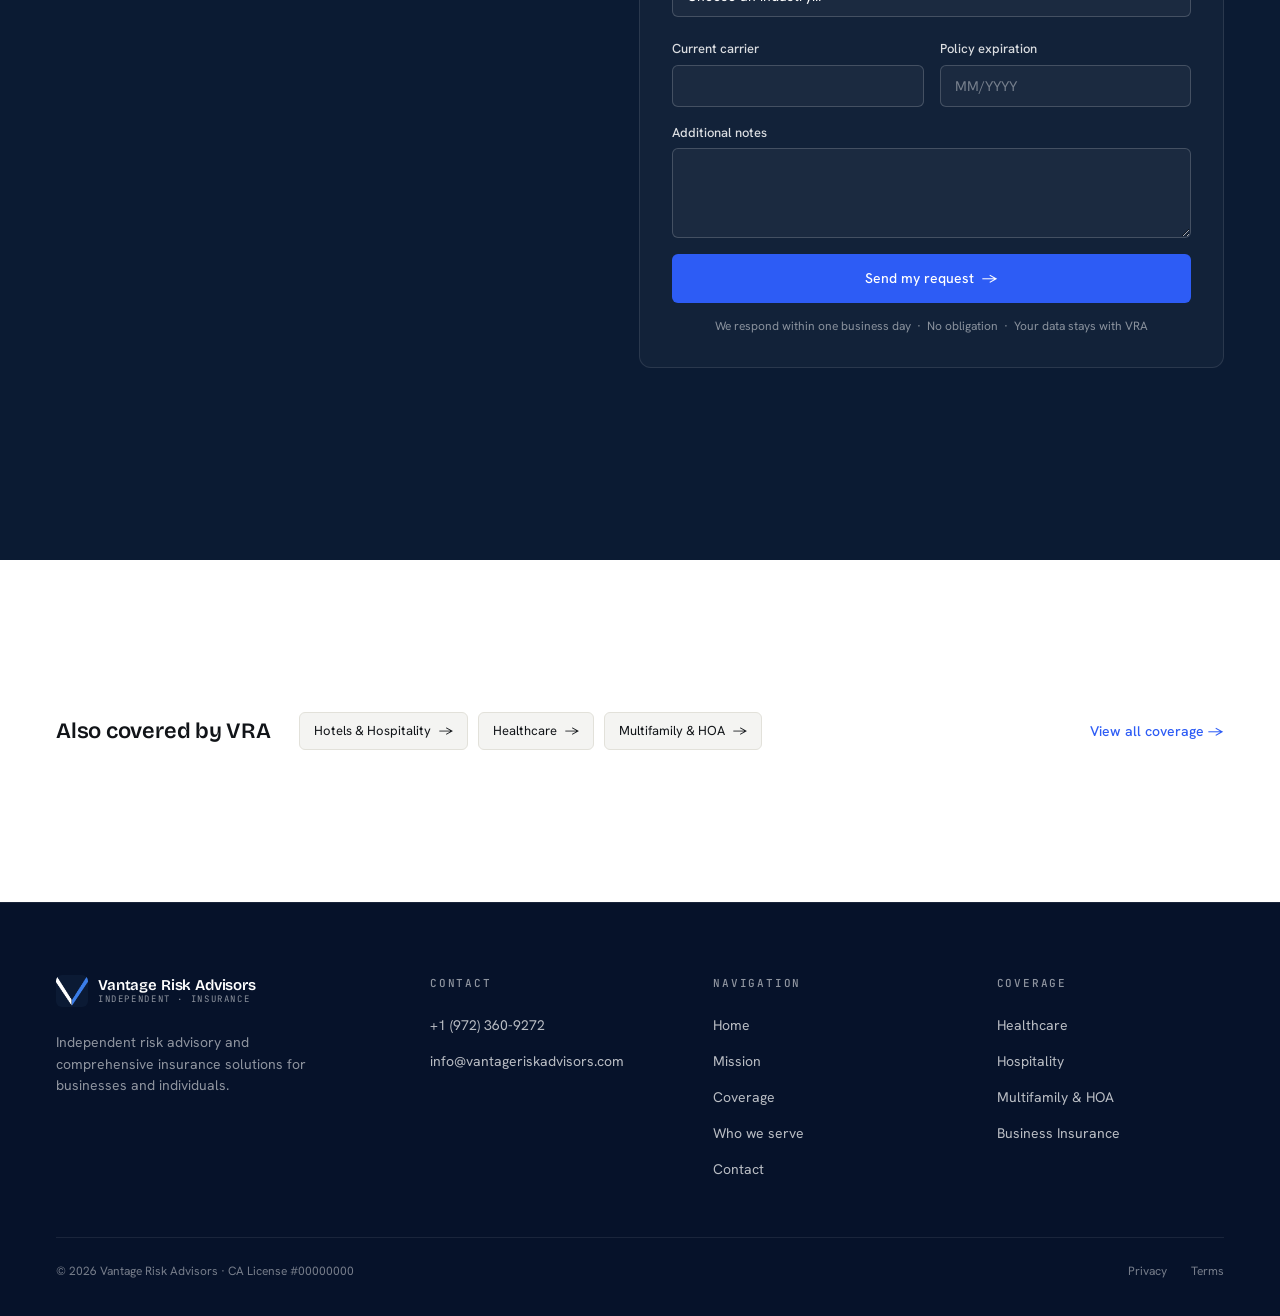
<file: business.html>
<!DOCTYPE html>
<html lang="en">
<head>
  <meta charset="UTF-8">
  <meta name="viewport" content="width=device-width, initial-scale=1">
  <title>Business Insurance Coverage — Vantage Risk Advisors</title>
  <meta name="description" content="Customized commercial packages built around your operation — property, GL, workers comp, commercial auto and the rest of the stack.">

  <link rel="icon" type="image/svg+xml" href="assets/favicon.svg">
  <link rel="preconnect" href="https://fonts.googleapis.com">
  <link rel="preconnect" href="https://fonts.gstatic.com" crossorigin>
  <link href="https://fonts.googleapis.com/css2?family=Bricolage+Grotesque:wght@400;500;600;700&family=Hanken+Grotesk:wght@400;500;600;700&family=JetBrains+Mono:wght@400;500&display=swap" rel="stylesheet">

  <link rel="stylesheet" href="css/tokens.css">
  <link rel="stylesheet" href="css/base.css">
  <link rel="stylesheet" href="css/nav.css">
  <link rel="stylesheet" href="css/footer.css">
  <link rel="stylesheet" href="css/pages/vertical.css">
  <link rel="stylesheet" href="css/quote-form.css">
</head>
<body>

  <header class="nav">
    <div class="nav-inner">
      <a href="index.html" class="brand" aria-label="Vantage Risk Advisors home">
        <img class="brand-mark" src="assets/logo-v.png" alt="" aria-hidden="true">
        <span class="brand-text">
          <strong>Vantage Risk Advisors</strong>
          <em>Independent · Insurance</em>
        </span>
      </a>
      <nav>
        <ul class="nav-links">
          <li><a href="index.html">Home</a></li>
          <li><a href="about.html">About</a></li>
          <li class="nav-dropdown">
            <a href="#" class="nav-dropdown-trigger">Coverage <span class="caret">▾</span></a>
            <div class="nav-dropdown-menu" role="menu">
              <a href="healthcare.html" class="nav-dropdown-item" role="menuitem">
                <strong>Healthcare</strong>
                <span>Physicians, dentists, CRNAs, allied health</span>
              </a>
              <a href="hospitality.html" class="nav-dropdown-item" role="menuitem">
                <strong>Hospitality</strong>
                <span>Hotels, motels, lodging</span>
              </a>
              <a href="multifamily.html" class="nav-dropdown-item" role="menuitem">
                <strong>Multifamily &amp; HOA</strong>
                <span>Apartments and HOA boards</span>
              </a>
              <a href="business.html" class="nav-dropdown-item" role="menuitem">
                <strong>Business Insurance</strong>
                <span>Small business, workers' comp, property,<br>cyber, commercial auto</span>
              </a>
            </div>
          </li>
          <li><a href="index.html#sectors">Who we serve <span class="caret">▾</span></a></li>
          <li><a href="contact.html">Contact</a></li>
        </ul>
      </nav>
      <div class="nav-right">
        <a href="tel:+19723609272" class="nav-phone">+1 (972) 360-9272</a>
        <a href="contact.html" class="btn btn-accent">Get a quote</a>
      </div>
      <button class="nav-burger" type="button" aria-label="Menu" aria-expanded="false"><span></span></button>
    </div>
  </header>

  <div class="subnav">
    <div class="subnav-inner">
      <div class="subnav-crumbs">
        <a href="index.html">Home</a>
        <span class="crumb-sep">›</span>
        <a href="healthcare.html">Coverage</a>
        <span class="crumb-sep">›</span>
        <span class="crumb-active">Business Insurance</span>
      </div>
      <span class="subnav-switch">Switch coverage <span class="caret">▾</span></span>
    </div>
  </div>

  <main>

    <!-- 1. HERO -->
    <section class="bg-paper">
      <div class="section-container hero-vertical">
        <div class="hero-inner">
          <div class="hero-text">
            <span class="eyebrow">Business coverage</span>
            <h1 class="display-72">Business insurance <span class="accent-phrase">built around how you actually operate.</span></h1>
            <p class="body-17 hero-sub">Customized commercial packages built around your operation — property, general liability, workers comp, commercial auto, and the rest of the stack.</p>
            <div class="hero-buttons">
              <a href="#quote" class="btn btn-dark">Get a business quote <span aria-hidden="true">→</span></a>
              <a href="#stack" class="btn btn-ghost">See what's included</a>
            </div>
          </div>
          <div class="hero-image">
            <img src="assets/hero-business.avif" alt="Small business operation — customized commercial coverage" loading="eager" decoding="async">
          </div>
        </div>
      </div>
    </section>

    <!-- 2. COVERAGE STACK -->
    <section id="stack" class="bg-section stack-section">
      <div class="section-container">
        <div class="section-header-row">
          <div class="col-head">
            <span class="eyebrow">What's included</span>
            <h2 class="display-48">The business insurance stack.</h2>
          </div>
          <div class="col-desc">
            <p class="body-17">What we put together when we quote a small or mid-market business — each line sized to your real operation, not a packaged BOP.</p>
          </div>
        </div>

        <div class="stack-grid">
          <div class="stack-tile"><div class="st-num">#1</div><h4>Property &amp; BI</h4><p>Commercial real estate, inventory, equipment, and lost-income protection when operations stop.</p></div>
          <div class="stack-tile"><div class="st-num">#2</div><h4>General Liability</h4><p>Third-party bodily injury and property damage — the foundation line of every commercial program.</p></div>
          <div class="stack-tile"><div class="st-num">#3</div><h4>Commercial Auto</h4><p>Owned, non-owned, and hired vehicles. Sized to fleet size, drivers, and routes.</p></div>
          <div class="stack-tile"><div class="st-num">#4</div><h4>Workers Comp</h4><p>State-mandated coverage structured around your actual payroll and class codes.</p></div>
          <div class="stack-tile"><div class="st-num">#5</div><h4>Cyber &amp; Data</h4><p>Network breach, ransomware, first-party response, and third-party liability.</p></div>
          <div class="stack-tile"><div class="st-num">#6</div><h4>EPLI</h4><p>Wrongful termination, harassment, and discrimination claims — increasingly common for any employer.</p></div>
          <div class="stack-tile"><div class="st-num">#7</div><h4>D&amp;O / Management</h4><p>Leadership decisions and governance disputes — protects the people running the company.</p></div>
          <div class="stack-tile"><div class="st-num">#8</div><h4>Umbrella / Excess</h4><p>Additional limit stacked above your primary policies. The catastrophic-claim layer.</p></div>
        </div>
      </div>
    </section>

    <!-- 3. CLAIMS STRIP -->
    <section class="bg-paper claims-block">
      <div class="section-container">
        <span class="eyebrow">Why we exist</span>
        <h2 class="display-48">The claims that hurt small and mid-market firms.</h2>
        <div class="claims-row">
          <div class="claim-card"><div class="claim-num">~$55K</div><div class="claim-label">GL slip-and-fall settlement</div></div>
          <div class="claim-card"><div class="claim-num">~$130K</div><div class="claim-label">Ransomware response</div></div>
          <div class="claim-card"><div class="claim-num">~$240K</div><div class="claim-label">EPLI class settlement</div></div>
          <div class="claim-card"><div class="claim-num">~$70K</div><div class="claim-label">Commercial auto multi-party</div></div>
          <div class="claim-card"><div class="claim-num">~$95K</div><div class="claim-label">D&amp;O defense costs alone</div></div>
        </div>
        <p class="claims-foot">Industry averages from carrier loss data. Actual exposure varies by industry and size.</p>
      </div>
    </section>

    <!-- 4. QUOTE -->
    <section id="quote" class="bg-section quote-block">
      <div class="section-container">
        <div class="quote-inner">
          <div class="quote-left">
            <span class="eyebrow">Get a quote</span>
            <h2 class="display-48">Request a business quote.</h2>
            <p>Tell us about your operation. We will quote a full commercial program and benchmark it against your current placement within one business day.</p>
            <div class="quote-direct">
              <span class="qd-eyebrow">Or reach us directly</span>
              <a href="mailto:info@vantageriskadvisors.com" class="email">info@vantageriskadvisors.com</a>
              <div class="phone">+1 (972) 360-9272</div>
            </div>
          </div>

          <aside class="quote-form-panel" aria-label="Request a business quote">
            <!-- ▼ Canonical quote form. Source: quote-form-snippet.html ▼ -->
            <form class="quote-form" novalidate>

              <div class="qf-row">
                <div class="qf-field" data-field="first_name">
                  <label for="qf-first-name">First name <span class="req">*</span></label>
                  <input id="qf-first-name" name="first_name" type="text" autocomplete="given-name" required>
                  <div class="qf-error" role="alert"></div>
                </div>
                <div class="qf-field" data-field="last_name">
                  <label for="qf-last-name">Last name <span class="req">*</span></label>
                  <input id="qf-last-name" name="last_name" type="text" autocomplete="family-name" required>
                  <div class="qf-error" role="alert"></div>
                </div>
              </div>

              <div class="qf-field" data-field="business_name">
                <label for="qf-business-name">Business name <span class="req">*</span></label>
                <input id="qf-business-name" name="business_name" type="text" autocomplete="organization" required>
                <div class="qf-error" role="alert"></div>
              </div>

              <div class="qf-row">
                <div class="qf-field" data-field="email">
                  <label for="qf-email">Email address <span class="req">*</span></label>
                  <input id="qf-email" name="email" type="email" autocomplete="email" required>
                  <div class="qf-error" role="alert"></div>
                </div>
                <div class="qf-field" data-field="phone">
                  <label for="qf-phone">Phone <span class="req">*</span></label>
                  <input id="qf-phone" name="phone" type="tel" autocomplete="tel" placeholder="(___) ___-____" required>
                  <div class="qf-error" role="alert"></div>
                </div>
              </div>

              <div class="qf-field" data-field="industry">
                <label for="qf-industry">Business type / industry <span class="req">*</span></label>
                <select id="qf-industry" name="industry" required>
                  <option value="" disabled selected>Choose an industry…</option>
                  <option value="healthcare">Healthcare</option>
                  <option value="hospitality">Hospitality</option>
                  <option value="multifamily">Multifamily</option>
                  <option value="hoa">HOA</option>
                  <option value="business">Business insurance</option>
                  <option value="other">Something else</option>
                </select>
                <div class="qf-error" role="alert"></div>
              </div>

              <div class="qf-field qf-cascade" data-cascade-for="specialty" data-field="specialty">
                <label for="qf-specialty">Specialty</label>
                <select id="qf-specialty" name="specialty">
                  <option value="" disabled selected>Choose a specialty…</option>
                </select>
              </div>

              <div class="qf-field qf-cascade" data-cascade-for="other_industry" data-field="other_industry">
                <label for="qf-other-industry">Describe your industry</label>
                <input id="qf-other-industry" name="other_industry" type="text">
              </div>

              <div class="qf-field qf-cascade" data-cascade-for="other_specialty" data-field="other_specialty">
                <label for="qf-other-specialty">Describe your specialty</label>
                <input id="qf-other-specialty" name="other_specialty" type="text">
              </div>

              <div class="qf-row">
                <div class="qf-field" data-field="current_carrier">
                  <label for="qf-current-carrier">Current carrier</label>
                  <input id="qf-current-carrier" name="current_carrier" type="text">
                </div>
                <div class="qf-field" data-field="policy_expiration">
                  <label for="qf-policy-expiration">Policy expiration</label>
                  <input id="qf-policy-expiration" name="policy_expiration" type="text" placeholder="MM/YYYY">
                </div>
              </div>

              <div class="qf-field" data-field="notes">
                <label for="qf-notes">Additional notes</label>
                <textarea id="qf-notes" name="notes" rows="3"></textarea>
              </div>

              <div class="qf-submit">
                <button type="submit" class="btn btn-accent btn-block">Send my request <span aria-hidden="true">→</span></button>
              </div>

              <p class="qf-foot">We respond within one business day &nbsp;·&nbsp; No obligation &nbsp;·&nbsp; Your data stays with VRA</p>
            </form>

            <div class="qf-success" hidden>
              <h3>Thank you — we'll be in touch within one business day.</h3>
            </div>
            <!-- ▲ End canonical quote form ▲ -->
          </aside>
        </div>
      </div>
    </section>

    <!-- 5. ALSO COVERED -->
    <section class="bg-paper also-block">
      <div class="section-container">
        <div class="also-inner">
          <div class="also-left">
            <h3>Also covered by VRA</h3>
            <div class="also-pills">
              <a href="hospitality.html" class="pill">Hotels &amp; Hospitality <span aria-hidden="true">→</span></a>
              <a href="healthcare.html" class="pill">Healthcare <span aria-hidden="true">→</span></a>
              <a href="multifamily.html" class="pill">Multifamily &amp; HOA <span aria-hidden="true">→</span></a>
            </div>
          </div>
          <a href="index.html#sectors" class="also-view">View all coverage <span aria-hidden="true">→</span></a>
        </div>
      </div>
    </section>

  </main>

  <footer class="footer">
    <div class="footer-inner">
      <div class="footer-grid">
        <div class="footer-brand">
          <a href="index.html" class="brand brand-light" aria-label="Vantage Risk Advisors home">
            <img class="brand-mark" src="assets/logo-v.png" alt="" aria-hidden="true">
            <span class="brand-text">
              <strong>Vantage Risk Advisors</strong>
              <em>Independent · Insurance</em>
            </span>
          </a>
          <p>Independent risk advisory and comprehensive insurance solutions for businesses and individuals.</p>
        </div>
        <div class="footer-col">
          <h4>Contact</h4>
          <ul>
            <li><a href="tel:+19723609272">+1 (972) 360-9272</a></li>
            <li><a href="mailto:info@vantageriskadvisors.com">info@vantageriskadvisors.com</a></li>
          </ul>
        </div>
        <div class="footer-col">
          <h4>Navigation</h4>
          <ul>
            <li><a href="index.html">Home</a></li>
            <li><a href="about.html">Mission</a></li>
            <li><a href="healthcare.html">Coverage</a></li>
            <li><a href="index.html#sectors">Who we serve</a></li>
            <li><a href="contact.html">Contact</a></li>
          </ul>
        </div>
        <div class="footer-col">
          <h4>Coverage</h4>
          <ul>
            <li><a href="healthcare.html">Healthcare</a></li>
            <li><a href="hospitality.html">Hospitality</a></li>
            <li><a href="multifamily.html">Multifamily &amp; HOA</a></li>
            <li><a href="business.html">Business Insurance</a></li>
          </ul>
        </div>
      </div>
      <div class="footer-bottom">
        <p>© 2026 Vantage Risk Advisors · CA License #00000000</p>
        <div class="footer-legal">
          <a href="#">Privacy</a>
          <a href="#">Terms</a>
        </div>
      </div>
    </div>
  </footer>

  <script src="js/nav.js"></script>
  <script src="js/quote-form.js" defer></script>
</body>
</html>
</file>
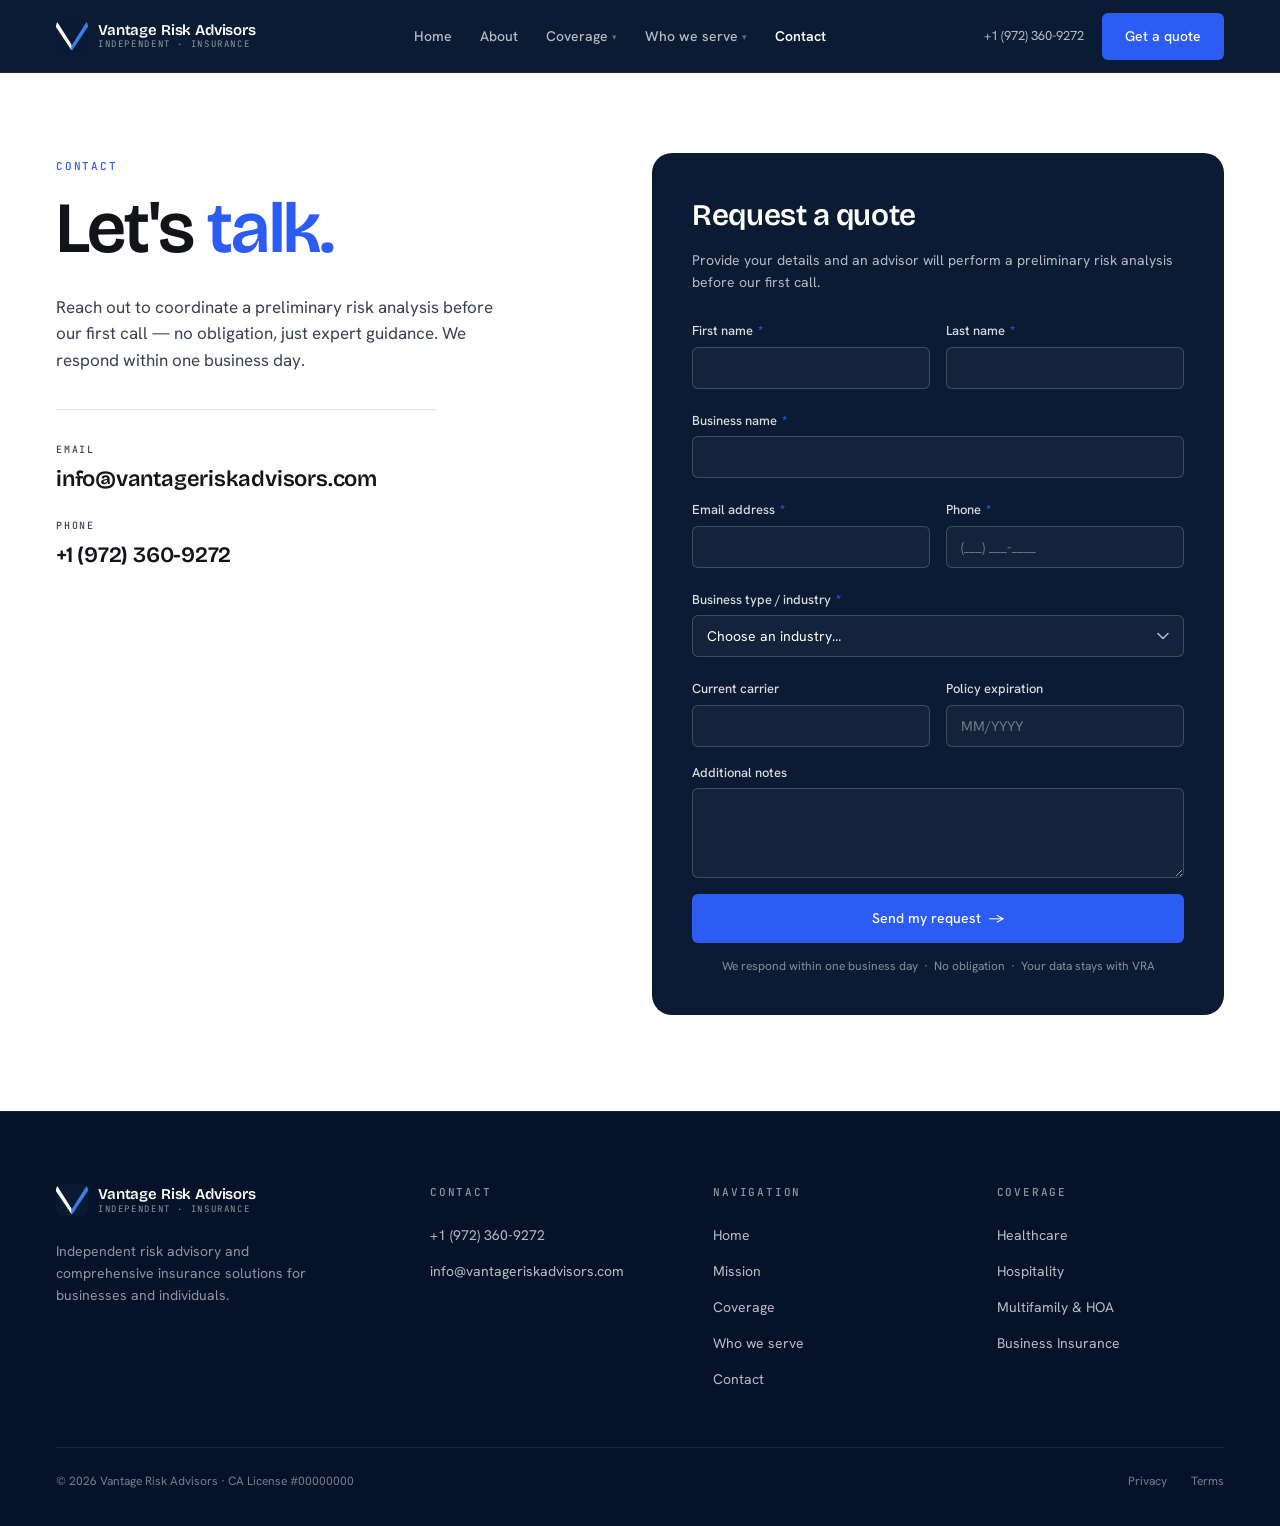
<file: contact.html>
<!DOCTYPE html>
<html lang="en">
<head>
  <meta charset="UTF-8">
  <meta name="viewport" content="width=device-width, initial-scale=1">
  <title>Contact — Vantage Risk Advisors</title>
  <meta name="description" content="Get in touch with Vantage Risk Advisors. Tell us about your operation and we'll come back with real options from real carriers within one business day.">

  <link rel="icon" type="image/svg+xml" href="assets/favicon.svg">
  <link rel="preconnect" href="https://fonts.googleapis.com">
  <link rel="preconnect" href="https://fonts.gstatic.com" crossorigin>
  <link href="https://fonts.googleapis.com/css2?family=Bricolage+Grotesque:wght@400;500;600;700&family=Hanken+Grotesk:wght@400;500;600;700&family=JetBrains+Mono:wght@400;500&display=swap" rel="stylesheet">

  <link rel="stylesheet" href="css/tokens.css">
  <link rel="stylesheet" href="css/base.css">
  <link rel="stylesheet" href="css/nav.css">
  <link rel="stylesheet" href="css/footer.css">
  <link rel="stylesheet" href="css/pages/contact.css">
  <link rel="stylesheet" href="css/quote-form.css">
</head>
<body>

  <header class="nav">
    <div class="nav-inner">
      <a href="index.html" class="brand" aria-label="Vantage Risk Advisors home">
        <img class="brand-mark" src="assets/logo-v.png" alt="" aria-hidden="true">
        <span class="brand-text">
          <strong>Vantage Risk Advisors</strong>
          <em>Independent · Insurance</em>
        </span>
      </a>
      <nav>
        <ul class="nav-links">
          <li><a href="index.html">Home</a></li>
          <li><a href="about.html">About</a></li>
          <li class="nav-dropdown">
            <a href="#" class="nav-dropdown-trigger">Coverage <span class="caret">▾</span></a>
            <div class="nav-dropdown-menu" role="menu">
              <a href="healthcare.html" class="nav-dropdown-item" role="menuitem">
                <strong>Healthcare</strong>
                <span>Physicians, dentists, CRNAs, allied health</span>
              </a>
              <a href="hospitality.html" class="nav-dropdown-item" role="menuitem">
                <strong>Hospitality</strong>
                <span>Hotels, motels, lodging</span>
              </a>
              <a href="multifamily.html" class="nav-dropdown-item" role="menuitem">
                <strong>Multifamily &amp; HOA</strong>
                <span>Apartments and HOA boards</span>
              </a>
              <a href="business.html" class="nav-dropdown-item" role="menuitem">
                <strong>Business Insurance</strong>
                <span>Small business, workers' comp, property,<br>cyber, commercial auto</span>
              </a>
            </div>
          </li>
          <li><a href="index.html#sectors">Who we serve <span class="caret">▾</span></a></li>
          <li><a href="contact.html">Contact</a></li>
        </ul>
      </nav>
      <div class="nav-right">
        <a href="tel:+19723609272" class="nav-phone">+1 (972) 360-9272</a>
        <a href="contact.html" class="btn btn-accent">Get a quote</a>
      </div>
      <button class="nav-burger" type="button" aria-label="Menu" aria-expanded="false"><span></span></button>
    </div>
  </header>

  <main>

    <!-- 1. HERO + FORM (single section, two columns) -->
    <section class="bg-paper">
      <div class="section-container hero-contact">
        <div class="contact-inner">

          <!-- LEFT: heading + contact info -->
          <div class="contact-side">
            <span class="eyebrow">Contact</span>
            <h1 class="display-72">Let's <span class="accent-phrase">talk.</span></h1>
            <p class="body-17 contact-lead">Reach out to coordinate a preliminary risk analysis before our first call — no obligation, just expert guidance. We respond within one business day.</p>

            <div class="contact-divider"></div>

            <div class="contact-block">
              <span class="contact-block-eyebrow">Email</span>
              <a href="mailto:info@vantageriskadvisors.com" class="contact-block-value">info@vantageriskadvisors.com</a>
            </div>

            <div class="contact-block">
              <span class="contact-block-eyebrow">Phone</span>
              <a href="tel:+19723609272" class="contact-block-value">+1 (972) 360-9272</a>
            </div>
          </div>

          <!-- RIGHT: dark form panel -->
          <aside class="contact-form-panel" aria-label="Request a quote">
            <h2 class="form-title">Request a quote</h2>
            <p class="form-intro">Provide your details and an advisor will perform a preliminary risk analysis before our first call.</p>

            <!-- ▼ Canonical quote form. Source: quote-form-snippet.html ▼ -->
            <form class="quote-form" novalidate>

              <div class="qf-row">
                <div class="qf-field" data-field="first_name">
                  <label for="qf-first-name">First name <span class="req">*</span></label>
                  <input id="qf-first-name" name="first_name" type="text" autocomplete="given-name" required>
                  <div class="qf-error" role="alert"></div>
                </div>
                <div class="qf-field" data-field="last_name">
                  <label for="qf-last-name">Last name <span class="req">*</span></label>
                  <input id="qf-last-name" name="last_name" type="text" autocomplete="family-name" required>
                  <div class="qf-error" role="alert"></div>
                </div>
              </div>

              <div class="qf-field" data-field="business_name">
                <label for="qf-business-name">Business name <span class="req">*</span></label>
                <input id="qf-business-name" name="business_name" type="text" autocomplete="organization" required>
                <div class="qf-error" role="alert"></div>
              </div>

              <div class="qf-row">
                <div class="qf-field" data-field="email">
                  <label for="qf-email">Email address <span class="req">*</span></label>
                  <input id="qf-email" name="email" type="email" autocomplete="email" required>
                  <div class="qf-error" role="alert"></div>
                </div>
                <div class="qf-field" data-field="phone">
                  <label for="qf-phone">Phone <span class="req">*</span></label>
                  <input id="qf-phone" name="phone" type="tel" autocomplete="tel" placeholder="(___) ___-____" required>
                  <div class="qf-error" role="alert"></div>
                </div>
              </div>

              <div class="qf-field" data-field="industry">
                <label for="qf-industry">Business type / industry <span class="req">*</span></label>
                <select id="qf-industry" name="industry" required>
                  <option value="" disabled selected>Choose an industry…</option>
                  <option value="healthcare">Healthcare</option>
                  <option value="hospitality">Hospitality</option>
                  <option value="multifamily">Multifamily</option>
                  <option value="hoa">HOA</option>
                  <option value="business">Business insurance</option>
                  <option value="other">Something else</option>
                </select>
                <div class="qf-error" role="alert"></div>
              </div>

              <div class="qf-field qf-cascade" data-cascade-for="specialty" data-field="specialty">
                <label for="qf-specialty">Specialty</label>
                <select id="qf-specialty" name="specialty">
                  <option value="" disabled selected>Choose a specialty…</option>
                </select>
              </div>

              <div class="qf-field qf-cascade" data-cascade-for="other_industry" data-field="other_industry">
                <label for="qf-other-industry">Describe your industry</label>
                <input id="qf-other-industry" name="other_industry" type="text">
              </div>

              <div class="qf-field qf-cascade" data-cascade-for="other_specialty" data-field="other_specialty">
                <label for="qf-other-specialty">Describe your specialty</label>
                <input id="qf-other-specialty" name="other_specialty" type="text">
              </div>

              <div class="qf-row">
                <div class="qf-field" data-field="current_carrier">
                  <label for="qf-current-carrier">Current carrier</label>
                  <input id="qf-current-carrier" name="current_carrier" type="text">
                </div>
                <div class="qf-field" data-field="policy_expiration">
                  <label for="qf-policy-expiration">Policy expiration</label>
                  <input id="qf-policy-expiration" name="policy_expiration" type="text" placeholder="MM/YYYY">
                </div>
              </div>

              <div class="qf-field" data-field="notes">
                <label for="qf-notes">Additional notes</label>
                <textarea id="qf-notes" name="notes" rows="3"></textarea>
              </div>

              <div class="qf-submit">
                <button type="submit" class="btn btn-accent btn-block">Send my request <span aria-hidden="true">→</span></button>
              </div>

              <p class="qf-foot">We respond within one business day &nbsp;·&nbsp; No obligation &nbsp;·&nbsp; Your data stays with VRA</p>
            </form>

            <div class="qf-success" hidden>
              <h3>Thank you — we'll be in touch within one business day.</h3>
            </div>
            <!-- ▲ End canonical quote form ▲ -->
          </aside>

        </div>
      </div>
    </section>

  </main>

  <footer class="footer">
    <div class="footer-inner">
      <div class="footer-grid">
        <div class="footer-brand">
          <a href="index.html" class="brand brand-light" aria-label="Vantage Risk Advisors home">
            <img class="brand-mark" src="assets/logo-v.png" alt="" aria-hidden="true">
            <span class="brand-text">
              <strong>Vantage Risk Advisors</strong>
              <em>Independent · Insurance</em>
            </span>
          </a>
          <p>Independent risk advisory and comprehensive insurance solutions for businesses and individuals.</p>
        </div>
        <div class="footer-col">
          <h4>Contact</h4>
          <ul>
            <li><a href="tel:+19723609272">+1 (972) 360-9272</a></li>
            <li><a href="mailto:info@vantageriskadvisors.com">info@vantageriskadvisors.com</a></li>
          </ul>
        </div>
        <div class="footer-col">
          <h4>Navigation</h4>
          <ul>
            <li><a href="index.html">Home</a></li>
            <li><a href="about.html">Mission</a></li>
            <li><a href="healthcare.html">Coverage</a></li>
            <li><a href="index.html#sectors">Who we serve</a></li>
            <li><a href="contact.html">Contact</a></li>
          </ul>
        </div>
        <div class="footer-col">
          <h4>Coverage</h4>
          <ul>
            <li><a href="healthcare.html">Healthcare</a></li>
            <li><a href="hospitality.html">Hospitality</a></li>
            <li><a href="multifamily.html">Multifamily &amp; HOA</a></li>
            <li><a href="business.html">Business Insurance</a></li>
          </ul>
        </div>
      </div>
      <div class="footer-bottom">
        <p>© 2026 Vantage Risk Advisors · CA License #00000000</p>
        <div class="footer-legal">
          <a href="#">Privacy</a>
          <a href="#">Terms</a>
        </div>
      </div>
    </div>
  </footer>

  <script src="js/nav.js"></script>
  <script src="js/quote-form.js" defer></script>
</body>
</html>
</file>
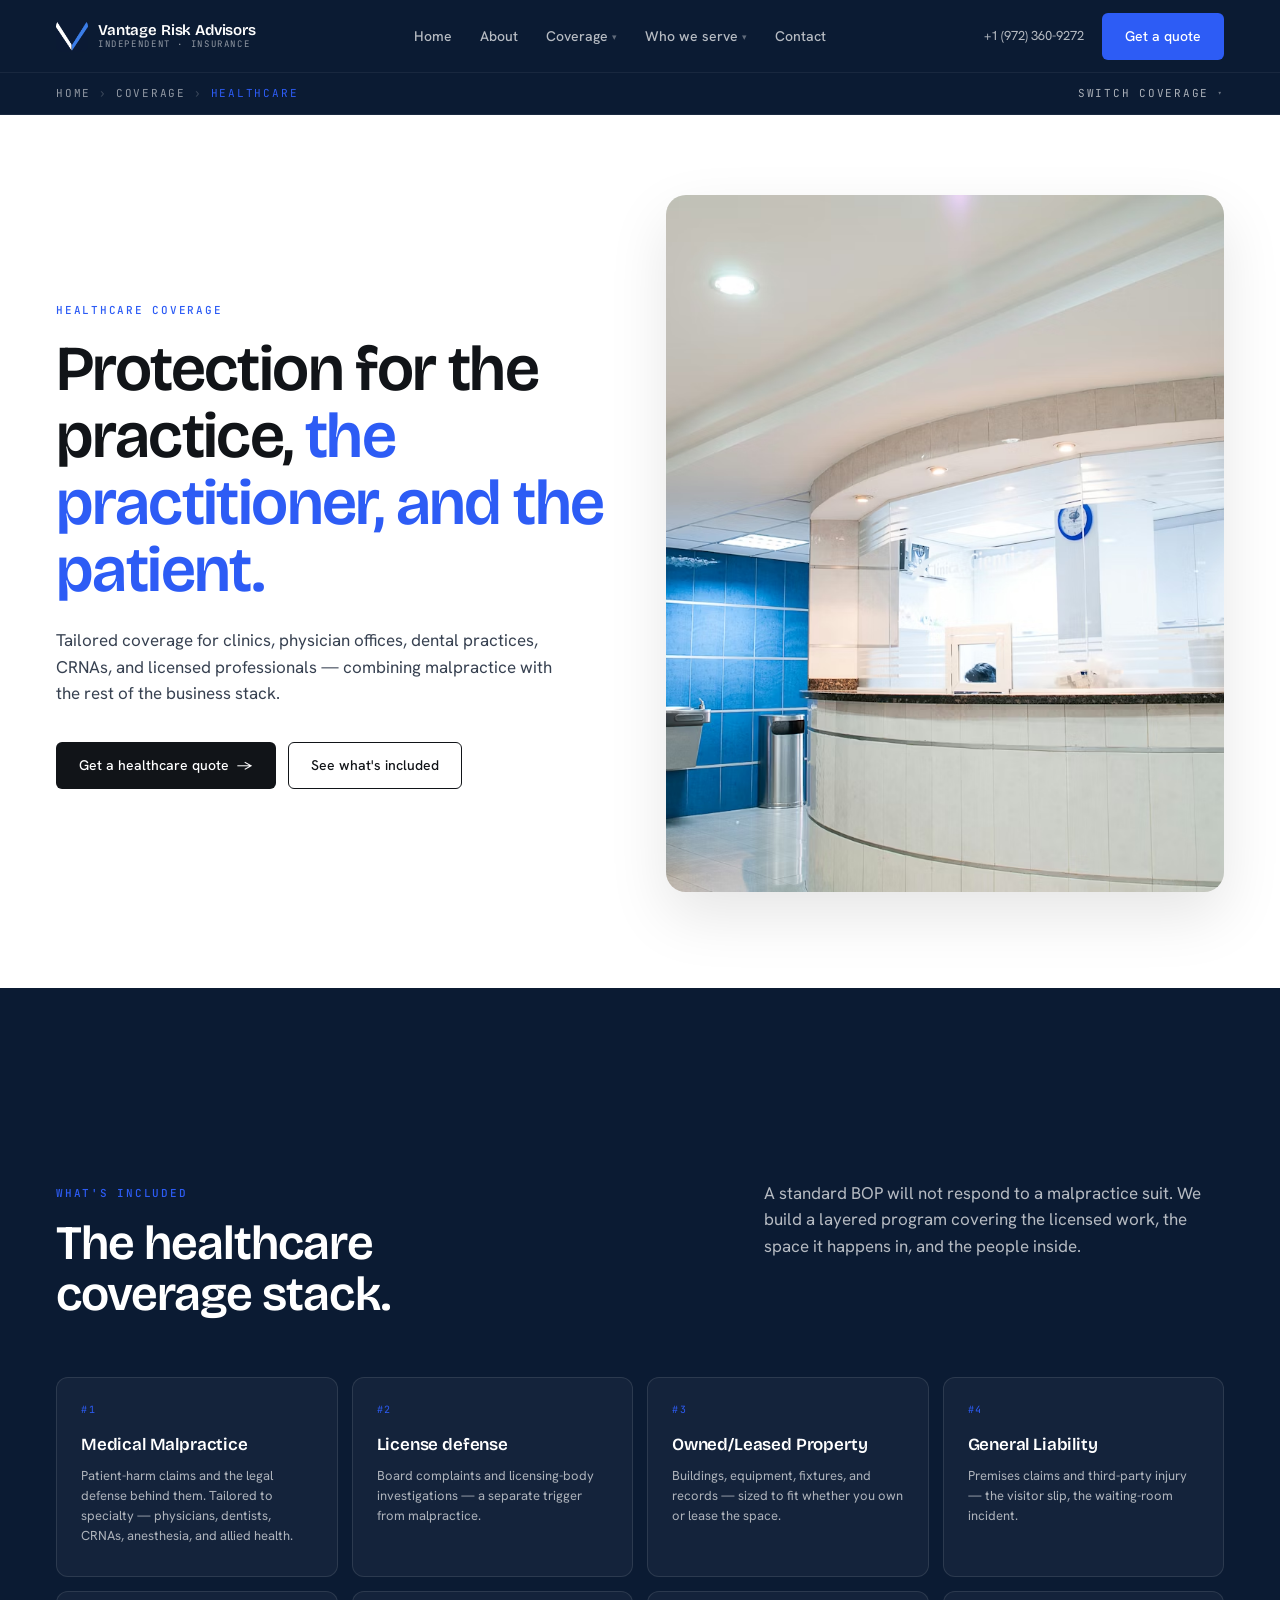
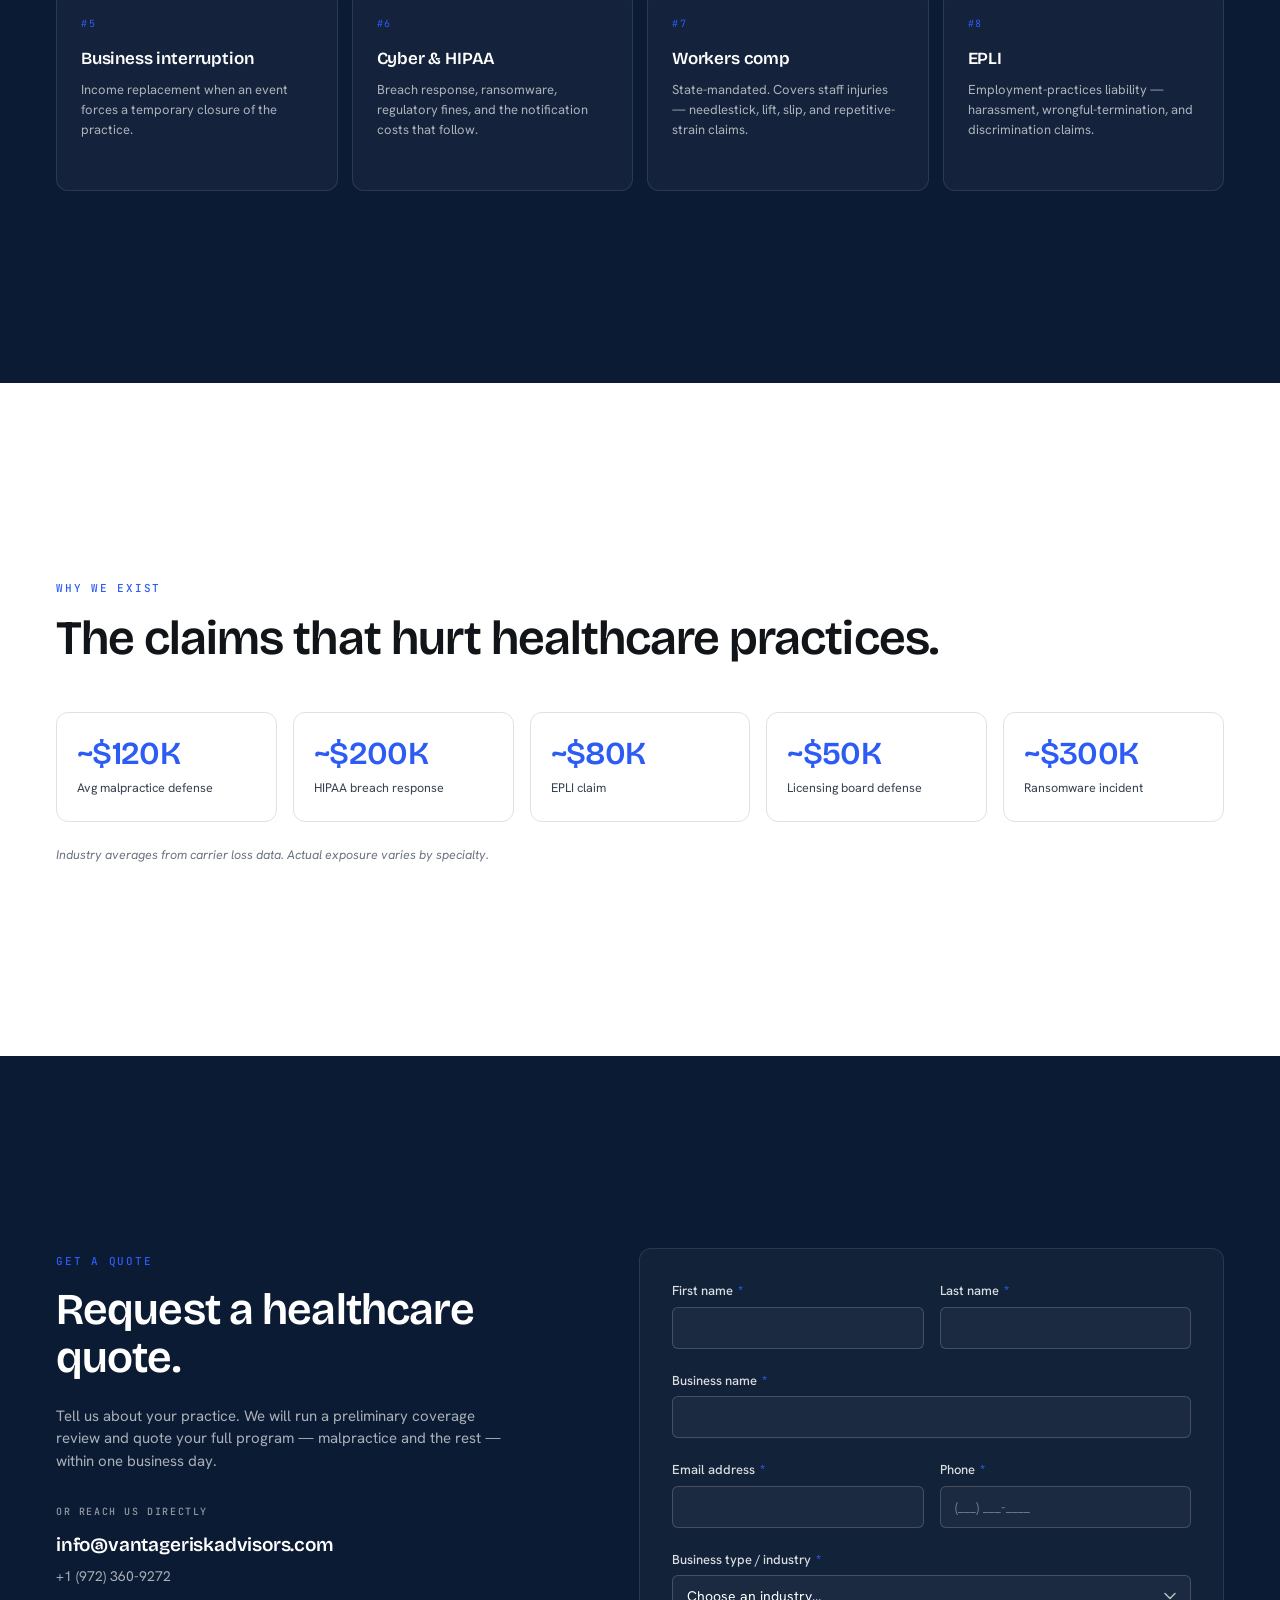
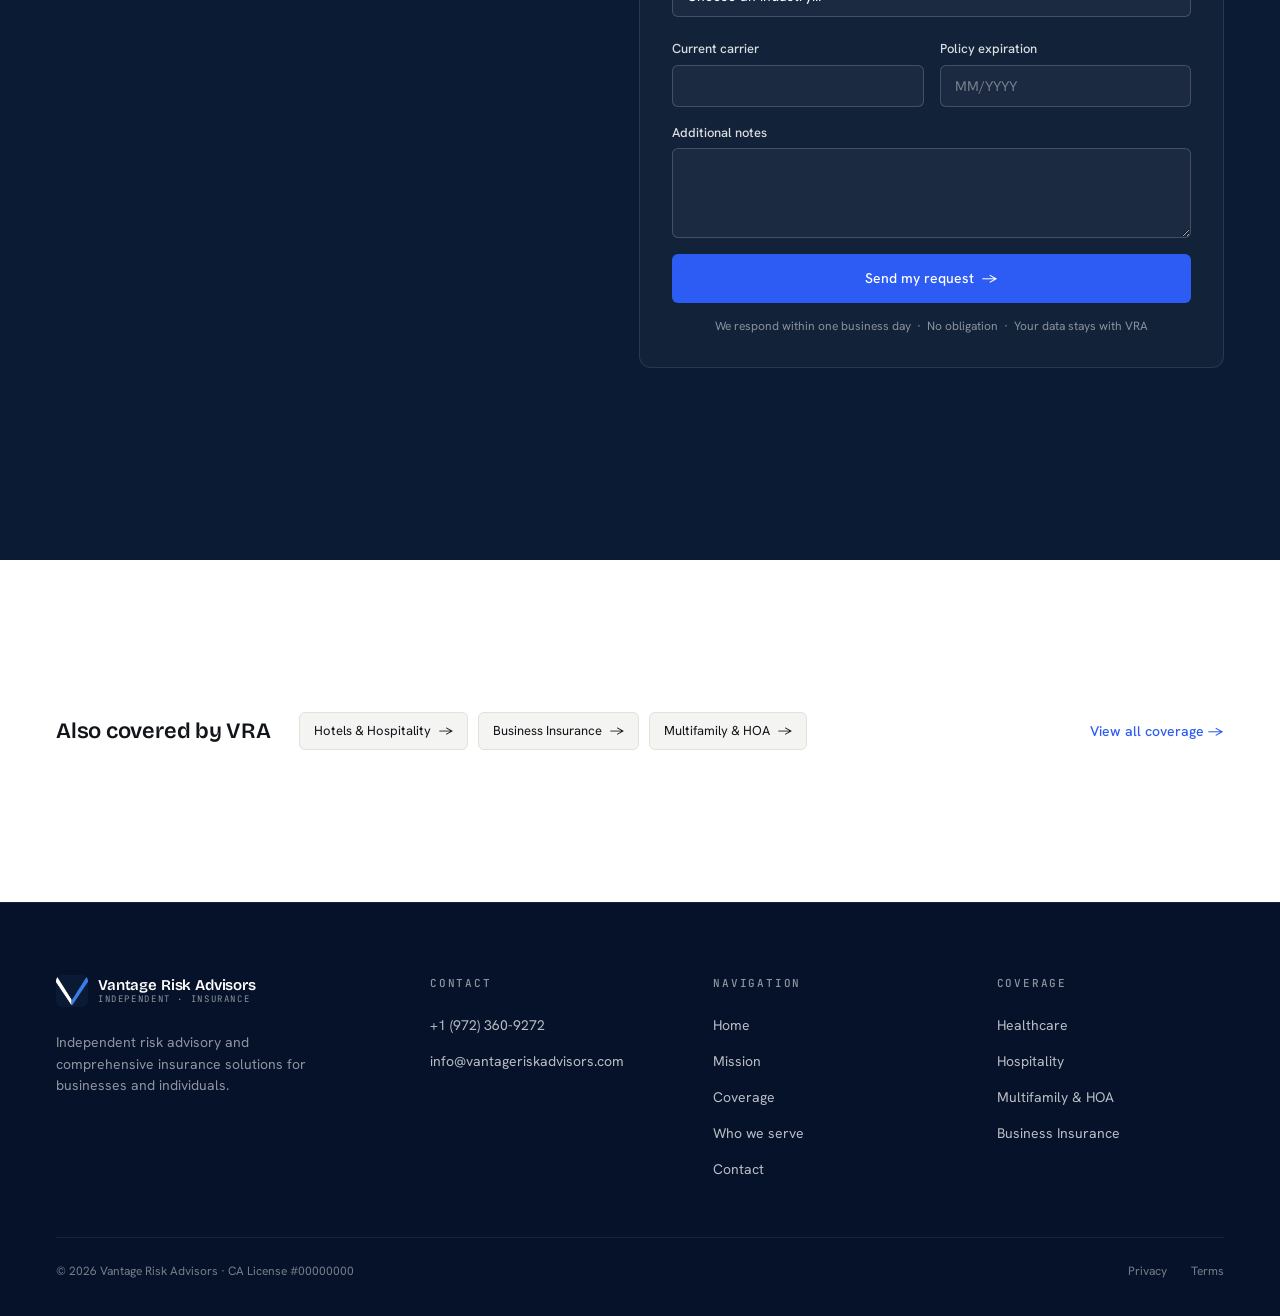
<file: healthcare.html>
<!DOCTYPE html>
<html lang="en">
<head>
  <meta charset="UTF-8">
  <meta name="viewport" content="width=device-width, initial-scale=1">
  <title>Healthcare Coverage — Vantage Risk Advisors</title>
  <meta name="description" content="Tailored coverage for clinics, physician offices, dental practices, CRNAs, and licensed professionals — combining malpractice with the rest of the business stack.">

  <link rel="icon" type="image/svg+xml" href="assets/favicon.svg">
  <link rel="preconnect" href="https://fonts.googleapis.com">
  <link rel="preconnect" href="https://fonts.gstatic.com" crossorigin>
  <link href="https://fonts.googleapis.com/css2?family=Bricolage+Grotesque:wght@400;500;600;700&family=Hanken+Grotesk:wght@400;500;600;700&family=JetBrains+Mono:wght@400;500&display=swap" rel="stylesheet">

  <link rel="stylesheet" href="css/tokens.css">
  <link rel="stylesheet" href="css/base.css">
  <link rel="stylesheet" href="css/nav.css">
  <link rel="stylesheet" href="css/footer.css">
  <link rel="stylesheet" href="css/pages/vertical.css">
  <link rel="stylesheet" href="css/quote-form.css">
</head>
<body>

  <header class="nav">
    <div class="nav-inner">
      <a href="index.html" class="brand" aria-label="Vantage Risk Advisors home">
        <img class="brand-mark" src="assets/logo-v.png" alt="" aria-hidden="true">
        <span class="brand-text">
          <strong>Vantage Risk Advisors</strong>
          <em>Independent · Insurance</em>
        </span>
      </a>
      <nav>
        <ul class="nav-links">
          <li><a href="index.html">Home</a></li>
          <li><a href="about.html">About</a></li>
          <li class="nav-dropdown">
            <a href="#" class="nav-dropdown-trigger">Coverage <span class="caret">▾</span></a>
            <div class="nav-dropdown-menu" role="menu">
              <a href="healthcare.html" class="nav-dropdown-item" role="menuitem">
                <strong>Healthcare</strong>
                <span>Physicians, dentists, CRNAs, allied health</span>
              </a>
              <a href="hospitality.html" class="nav-dropdown-item" role="menuitem">
                <strong>Hospitality</strong>
                <span>Hotels, motels, lodging</span>
              </a>
              <a href="multifamily.html" class="nav-dropdown-item" role="menuitem">
                <strong>Multifamily &amp; HOA</strong>
                <span>Apartments and HOA boards</span>
              </a>
              <a href="business.html" class="nav-dropdown-item" role="menuitem">
                <strong>Business Insurance</strong>
                <span>Small business, workers' comp, property,<br>cyber, commercial auto</span>
              </a>
            </div>
          </li>
          <li><a href="index.html#sectors">Who we serve <span class="caret">▾</span></a></li>
          <li><a href="contact.html">Contact</a></li>
        </ul>
      </nav>
      <div class="nav-right">
        <a href="tel:+19723609272" class="nav-phone">+1 (972) 360-9272</a>
        <a href="contact.html" class="btn btn-accent">Get a quote</a>
      </div>
      <button class="nav-burger" type="button" aria-label="Menu" aria-expanded="false"><span></span></button>
    </div>
  </header>

  <!-- Secondary breadcrumb bar -->
  <div class="subnav">
    <div class="subnav-inner">
      <div class="subnav-crumbs">
        <a href="index.html">Home</a>
        <span class="crumb-sep">›</span>
        <a href="healthcare.html">Coverage</a>
        <span class="crumb-sep">›</span>
        <span class="crumb-active">Healthcare</span>
      </div>
      <span class="subnav-switch">Switch coverage <span class="caret">▾</span></span>
    </div>
  </div>

  <main>

    <!-- 1. HERO -->
    <section class="bg-paper">
      <div class="section-container hero-vertical">
        <div class="hero-inner">
          <div class="hero-text">
            <span class="eyebrow">Healthcare coverage</span>
            <h1 class="display-72">Protection for the practice, <span class="accent-phrase">the practitioner, and the patient.</span></h1>
            <p class="body-17 hero-sub">Tailored coverage for clinics, physician offices, dental practices, CRNAs, and licensed professionals — combining malpractice with the rest of the business stack.</p>
            <div class="hero-buttons">
              <a href="#quote" class="btn btn-dark">Get a healthcare quote <span aria-hidden="true">→</span></a>
              <a href="#stack" class="btn btn-ghost">See what's included</a>
            </div>
          </div>
          <div class="hero-image">
            <img src="assets/hero-healthcare.avif" alt="Healthcare practice — protection for clinicians and patients" loading="eager" decoding="async">
          </div>
        </div>
      </div>
    </section>

    <!-- 2. COVERAGE STACK -->
    <section id="stack" class="bg-section stack-section">
      <div class="section-container">
        <div class="section-header-row">
          <div class="col-head">
            <span class="eyebrow">What's included</span>
            <h2 class="display-48">The healthcare coverage stack.</h2>
          </div>
          <div class="col-desc">
            <p class="body-17">A standard BOP will not respond to a malpractice suit. We build a layered program covering the licensed work, the space it happens in, and the people inside.</p>
          </div>
        </div>

        <div class="stack-grid">
          <div class="stack-tile"><div class="st-num">#1</div><h4>Medical Malpractice</h4><p>Patient-harm claims and the legal defense behind them. Tailored to specialty — physicians, dentists, CRNAs, anesthesia, and allied health.</p></div>
          <div class="stack-tile"><div class="st-num">#2</div><h4>License defense</h4><p>Board complaints and licensing-body investigations — a separate trigger from malpractice.</p></div>
          <div class="stack-tile"><div class="st-num">#3</div><h4>Owned/Leased Property</h4><p>Buildings, equipment, fixtures, and records — sized to fit whether you own or lease the space.</p></div>
          <div class="stack-tile"><div class="st-num">#4</div><h4>General Liability</h4><p>Premises claims and third-party injury — the visitor slip, the waiting-room incident.</p></div>
          <div class="stack-tile"><div class="st-num">#5</div><h4>Business interruption</h4><p>Income replacement when an event forces a temporary closure of the practice.</p></div>
          <div class="stack-tile"><div class="st-num">#6</div><h4>Cyber &amp; HIPAA</h4><p>Breach response, ransomware, regulatory fines, and the notification costs that follow.</p></div>
          <div class="stack-tile"><div class="st-num">#7</div><h4>Workers comp</h4><p>State-mandated. Covers staff injuries — needlestick, lift, slip, and repetitive-strain claims.</p></div>
          <div class="stack-tile"><div class="st-num">#8</div><h4>EPLI</h4><p>Employment-practices liability — harassment, wrongful-termination, and discrimination claims.</p></div>
        </div>
      </div>
    </section>

    <!-- 3. CLAIMS STRIP -->
    <section class="bg-paper claims-block">
      <div class="section-container">
        <span class="eyebrow">Why we exist</span>
        <h2 class="display-48">The claims that hurt healthcare practices.</h2>
        <div class="claims-row">
          <div class="claim-card"><div class="claim-num">~$120K</div><div class="claim-label">Avg malpractice defense</div></div>
          <div class="claim-card"><div class="claim-num">~$200K</div><div class="claim-label">HIPAA breach response</div></div>
          <div class="claim-card"><div class="claim-num">~$80K</div><div class="claim-label">EPLI claim</div></div>
          <div class="claim-card"><div class="claim-num">~$50K</div><div class="claim-label">Licensing board defense</div></div>
          <div class="claim-card"><div class="claim-num">~$300K</div><div class="claim-label">Ransomware incident</div></div>
        </div>
        <p class="claims-foot">Industry averages from carrier loss data. Actual exposure varies by specialty.</p>
      </div>
    </section>

    <!-- 4. QUOTE -->
    <section id="quote" class="bg-section quote-block">
      <div class="section-container">
        <div class="quote-inner">
          <div class="quote-left">
            <span class="eyebrow">Get a quote</span>
            <h2 class="display-48">Request a healthcare quote.</h2>
            <p>Tell us about your practice. We will run a preliminary coverage review and quote your full program — malpractice and the rest — within one business day.</p>
            <div class="quote-direct">
              <span class="qd-eyebrow">Or reach us directly</span>
              <a href="mailto:info@vantageriskadvisors.com" class="email">info@vantageriskadvisors.com</a>
              <div class="phone">+1 (972) 360-9272</div>
            </div>
          </div>

          <aside class="quote-form-panel" aria-label="Request a healthcare quote">
            <!-- ▼ Canonical quote form. Source: quote-form-snippet.html ▼ -->
            <form class="quote-form" novalidate>

              <div class="qf-row">
                <div class="qf-field" data-field="first_name">
                  <label for="qf-first-name">First name <span class="req">*</span></label>
                  <input id="qf-first-name" name="first_name" type="text" autocomplete="given-name" required>
                  <div class="qf-error" role="alert"></div>
                </div>
                <div class="qf-field" data-field="last_name">
                  <label for="qf-last-name">Last name <span class="req">*</span></label>
                  <input id="qf-last-name" name="last_name" type="text" autocomplete="family-name" required>
                  <div class="qf-error" role="alert"></div>
                </div>
              </div>

              <div class="qf-field" data-field="business_name">
                <label for="qf-business-name">Business name <span class="req">*</span></label>
                <input id="qf-business-name" name="business_name" type="text" autocomplete="organization" required>
                <div class="qf-error" role="alert"></div>
              </div>

              <div class="qf-row">
                <div class="qf-field" data-field="email">
                  <label for="qf-email">Email address <span class="req">*</span></label>
                  <input id="qf-email" name="email" type="email" autocomplete="email" required>
                  <div class="qf-error" role="alert"></div>
                </div>
                <div class="qf-field" data-field="phone">
                  <label for="qf-phone">Phone <span class="req">*</span></label>
                  <input id="qf-phone" name="phone" type="tel" autocomplete="tel" placeholder="(___) ___-____" required>
                  <div class="qf-error" role="alert"></div>
                </div>
              </div>

              <div class="qf-field" data-field="industry">
                <label for="qf-industry">Business type / industry <span class="req">*</span></label>
                <select id="qf-industry" name="industry" required>
                  <option value="" disabled selected>Choose an industry…</option>
                  <option value="healthcare">Healthcare</option>
                  <option value="hospitality">Hospitality</option>
                  <option value="multifamily">Multifamily</option>
                  <option value="hoa">HOA</option>
                  <option value="business">Business insurance</option>
                  <option value="other">Something else</option>
                </select>
                <div class="qf-error" role="alert"></div>
              </div>

              <div class="qf-field qf-cascade" data-cascade-for="specialty" data-field="specialty">
                <label for="qf-specialty">Specialty</label>
                <select id="qf-specialty" name="specialty">
                  <option value="" disabled selected>Choose a specialty…</option>
                </select>
              </div>

              <div class="qf-field qf-cascade" data-cascade-for="other_industry" data-field="other_industry">
                <label for="qf-other-industry">Describe your industry</label>
                <input id="qf-other-industry" name="other_industry" type="text">
              </div>

              <div class="qf-field qf-cascade" data-cascade-for="other_specialty" data-field="other_specialty">
                <label for="qf-other-specialty">Describe your specialty</label>
                <input id="qf-other-specialty" name="other_specialty" type="text">
              </div>

              <div class="qf-row">
                <div class="qf-field" data-field="current_carrier">
                  <label for="qf-current-carrier">Current carrier</label>
                  <input id="qf-current-carrier" name="current_carrier" type="text">
                </div>
                <div class="qf-field" data-field="policy_expiration">
                  <label for="qf-policy-expiration">Policy expiration</label>
                  <input id="qf-policy-expiration" name="policy_expiration" type="text" placeholder="MM/YYYY">
                </div>
              </div>

              <div class="qf-field" data-field="notes">
                <label for="qf-notes">Additional notes</label>
                <textarea id="qf-notes" name="notes" rows="3"></textarea>
              </div>

              <div class="qf-submit">
                <button type="submit" class="btn btn-accent btn-block">Send my request <span aria-hidden="true">→</span></button>
              </div>

              <p class="qf-foot">We respond within one business day &nbsp;·&nbsp; No obligation &nbsp;·&nbsp; Your data stays with VRA</p>
            </form>

            <div class="qf-success" hidden>
              <h3>Thank you — we'll be in touch within one business day.</h3>
            </div>
            <!-- ▲ End canonical quote form ▲ -->
          </aside>
        </div>
      </div>
    </section>

    <!-- 5. ALSO COVERED -->
    <section class="bg-paper also-block">
      <div class="section-container">
        <div class="also-inner">
          <div class="also-left">
            <h3>Also covered by VRA</h3>
            <div class="also-pills">
              <a href="hospitality.html" class="pill">Hotels &amp; Hospitality <span aria-hidden="true">→</span></a>
              <a href="business.html" class="pill">Business Insurance <span aria-hidden="true">→</span></a>
              <a href="multifamily.html" class="pill">Multifamily &amp; HOA <span aria-hidden="true">→</span></a>
            </div>
          </div>
          <a href="index.html#sectors" class="also-view">View all coverage <span aria-hidden="true">→</span></a>
        </div>
      </div>
    </section>

  </main>

  <footer class="footer">
    <div class="footer-inner">
      <div class="footer-grid">
        <div class="footer-brand">
          <a href="index.html" class="brand brand-light" aria-label="Vantage Risk Advisors home">
            <img class="brand-mark" src="assets/logo-v.png" alt="" aria-hidden="true">
            <span class="brand-text">
              <strong>Vantage Risk Advisors</strong>
              <em>Independent · Insurance</em>
            </span>
          </a>
          <p>Independent risk advisory and comprehensive insurance solutions for businesses and individuals.</p>
        </div>
        <div class="footer-col">
          <h4>Contact</h4>
          <ul>
            <li><a href="tel:+19723609272">+1 (972) 360-9272</a></li>
            <li><a href="mailto:info@vantageriskadvisors.com">info@vantageriskadvisors.com</a></li>
          </ul>
        </div>
        <div class="footer-col">
          <h4>Navigation</h4>
          <ul>
            <li><a href="index.html">Home</a></li>
            <li><a href="about.html">Mission</a></li>
            <li><a href="healthcare.html">Coverage</a></li>
            <li><a href="index.html#sectors">Who we serve</a></li>
            <li><a href="contact.html">Contact</a></li>
          </ul>
        </div>
        <div class="footer-col">
          <h4>Coverage</h4>
          <ul>
            <li><a href="healthcare.html">Healthcare</a></li>
            <li><a href="hospitality.html">Hospitality</a></li>
            <li><a href="multifamily.html">Multifamily &amp; HOA</a></li>
            <li><a href="business.html">Business Insurance</a></li>
          </ul>
        </div>
      </div>
      <div class="footer-bottom">
        <p>© 2026 Vantage Risk Advisors · CA License #00000000</p>
        <div class="footer-legal">
          <a href="#">Privacy</a>
          <a href="#">Terms</a>
        </div>
      </div>
    </div>
  </footer>

  <script src="js/nav.js"></script>
  <script src="js/quote-form.js" defer></script>
</body>
</html>
</file>
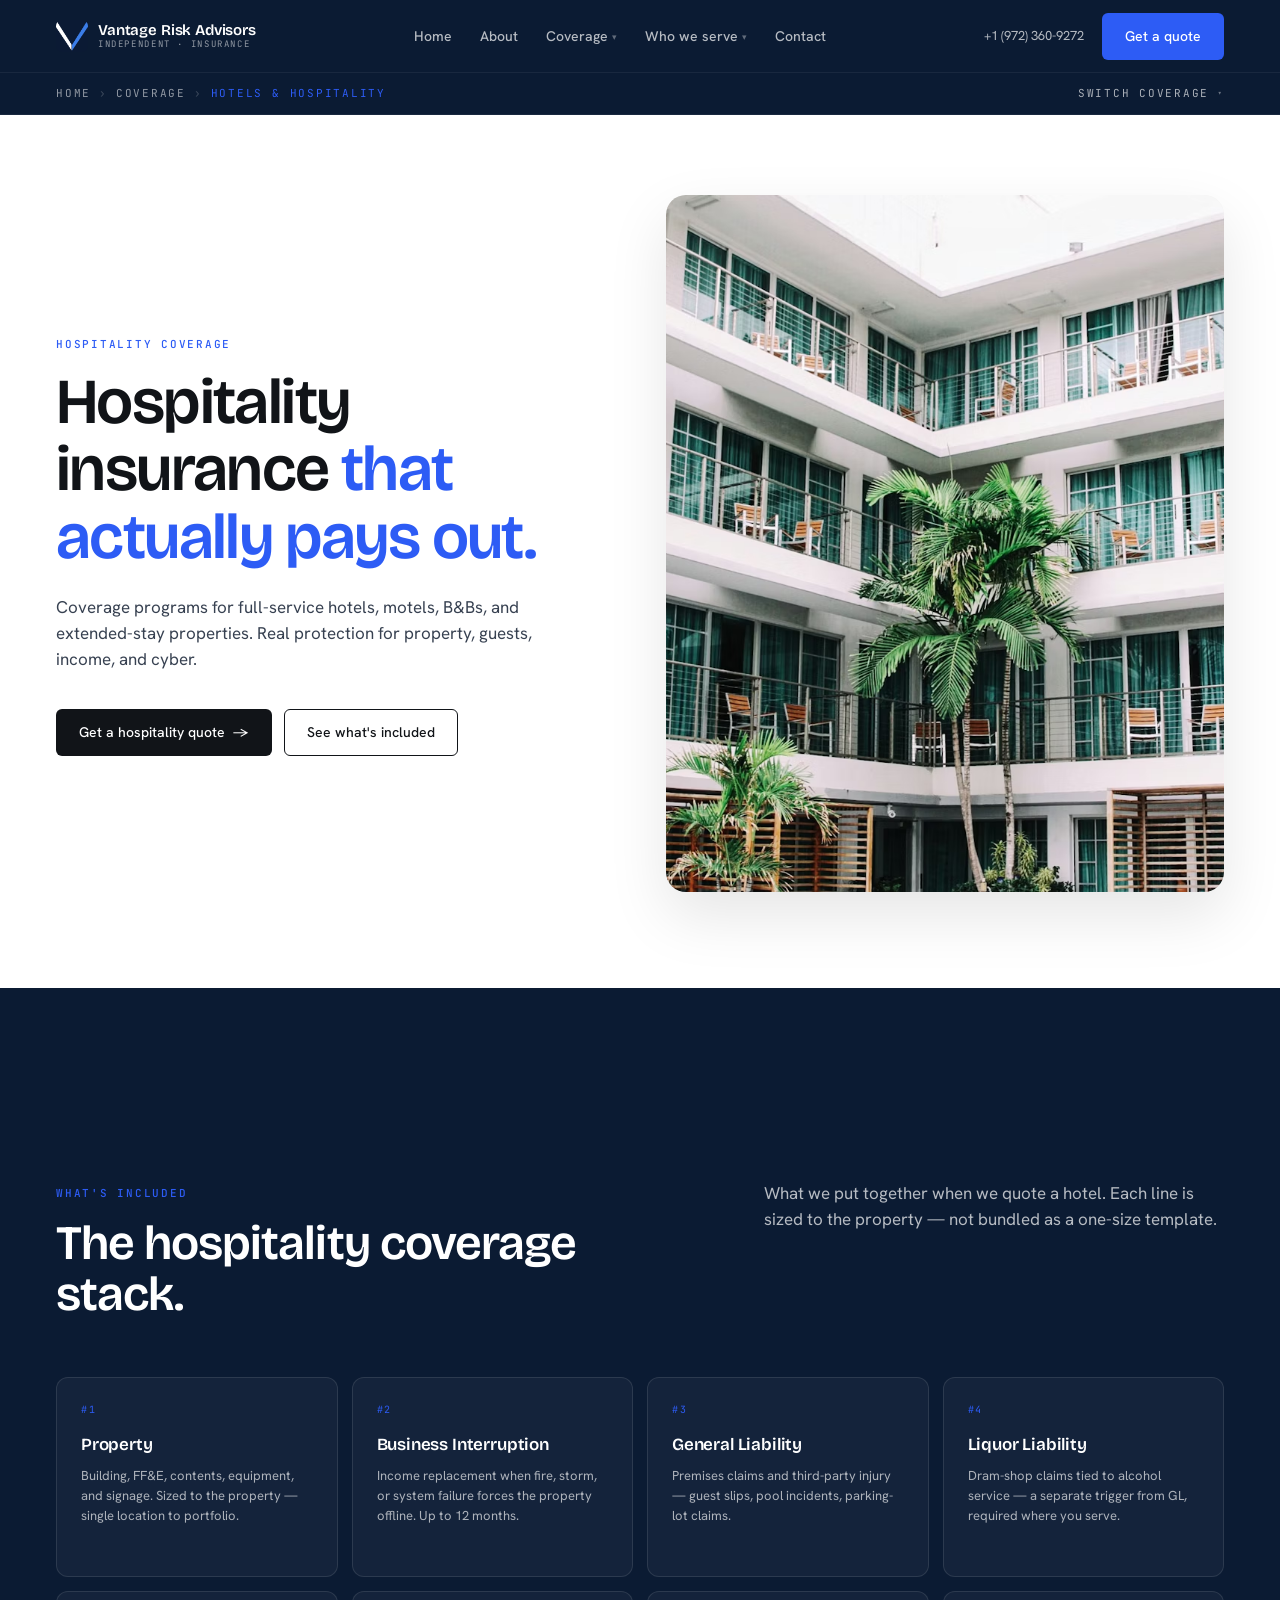
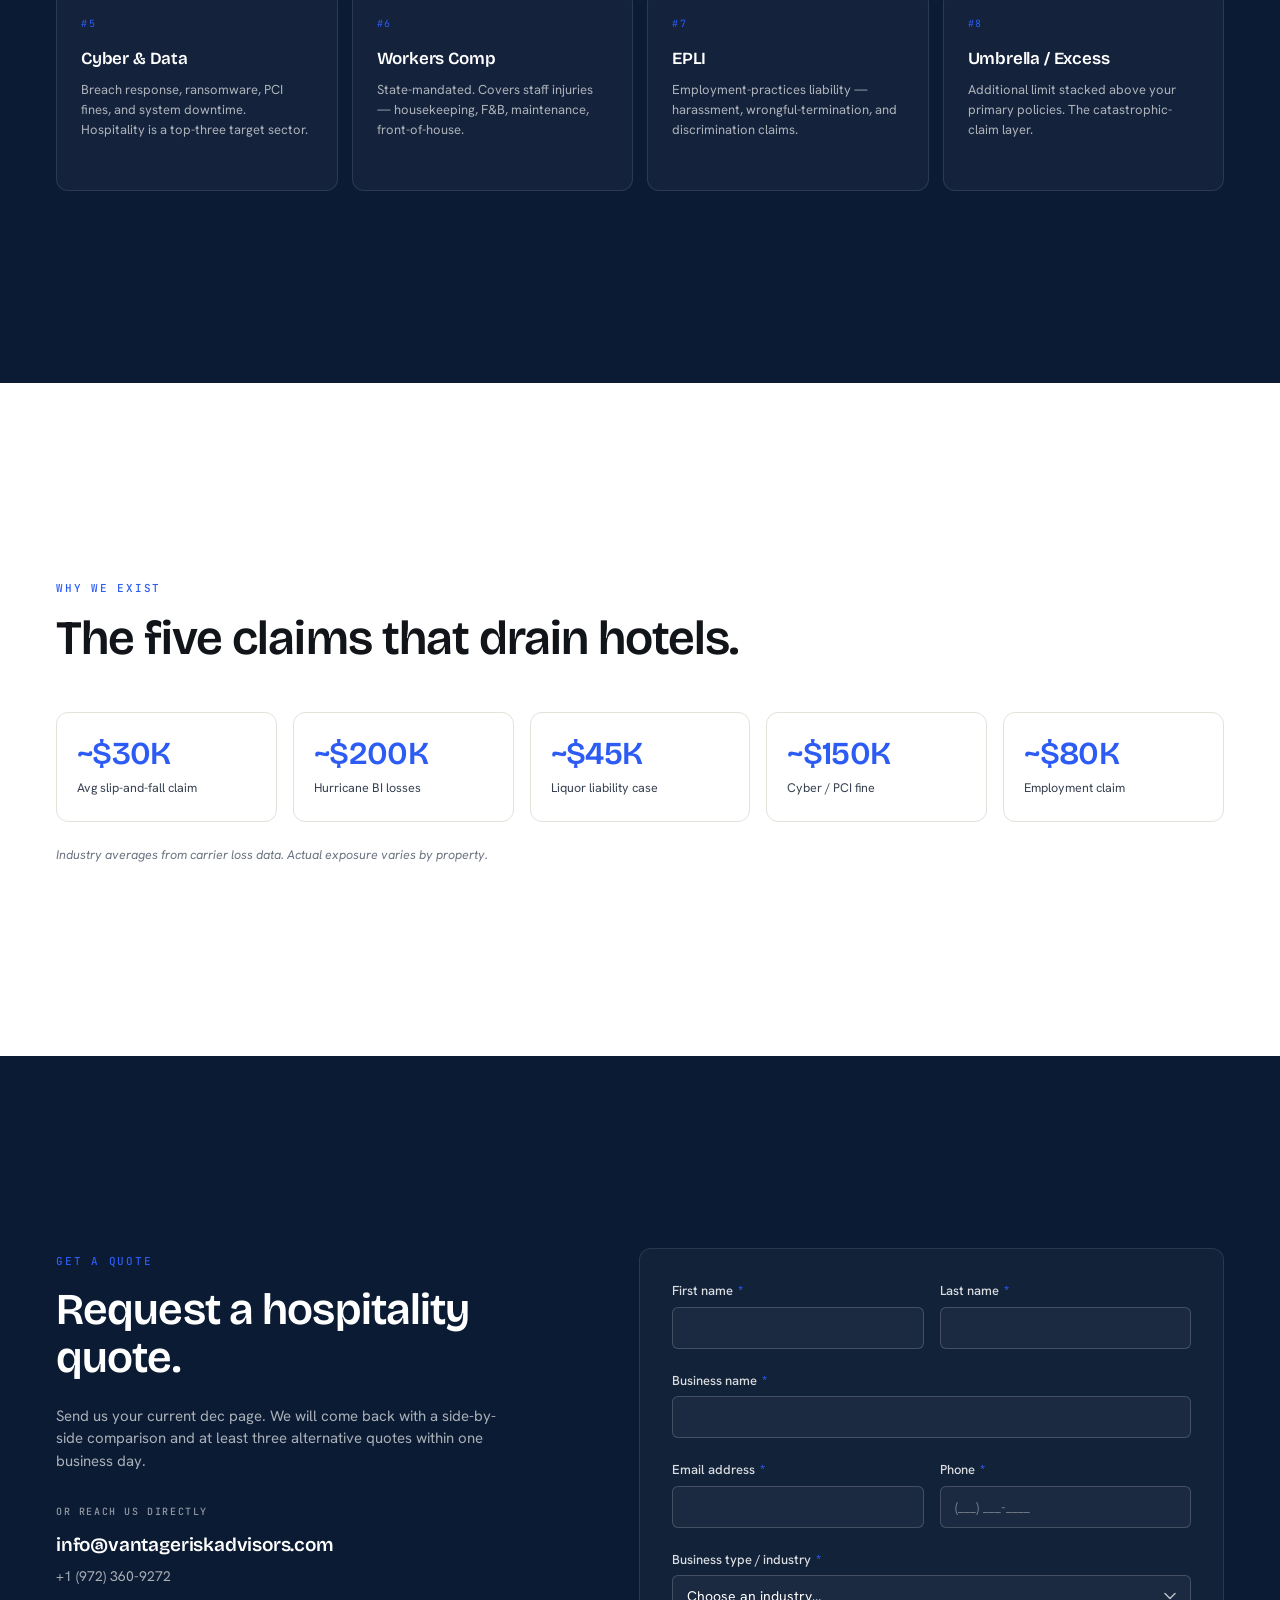
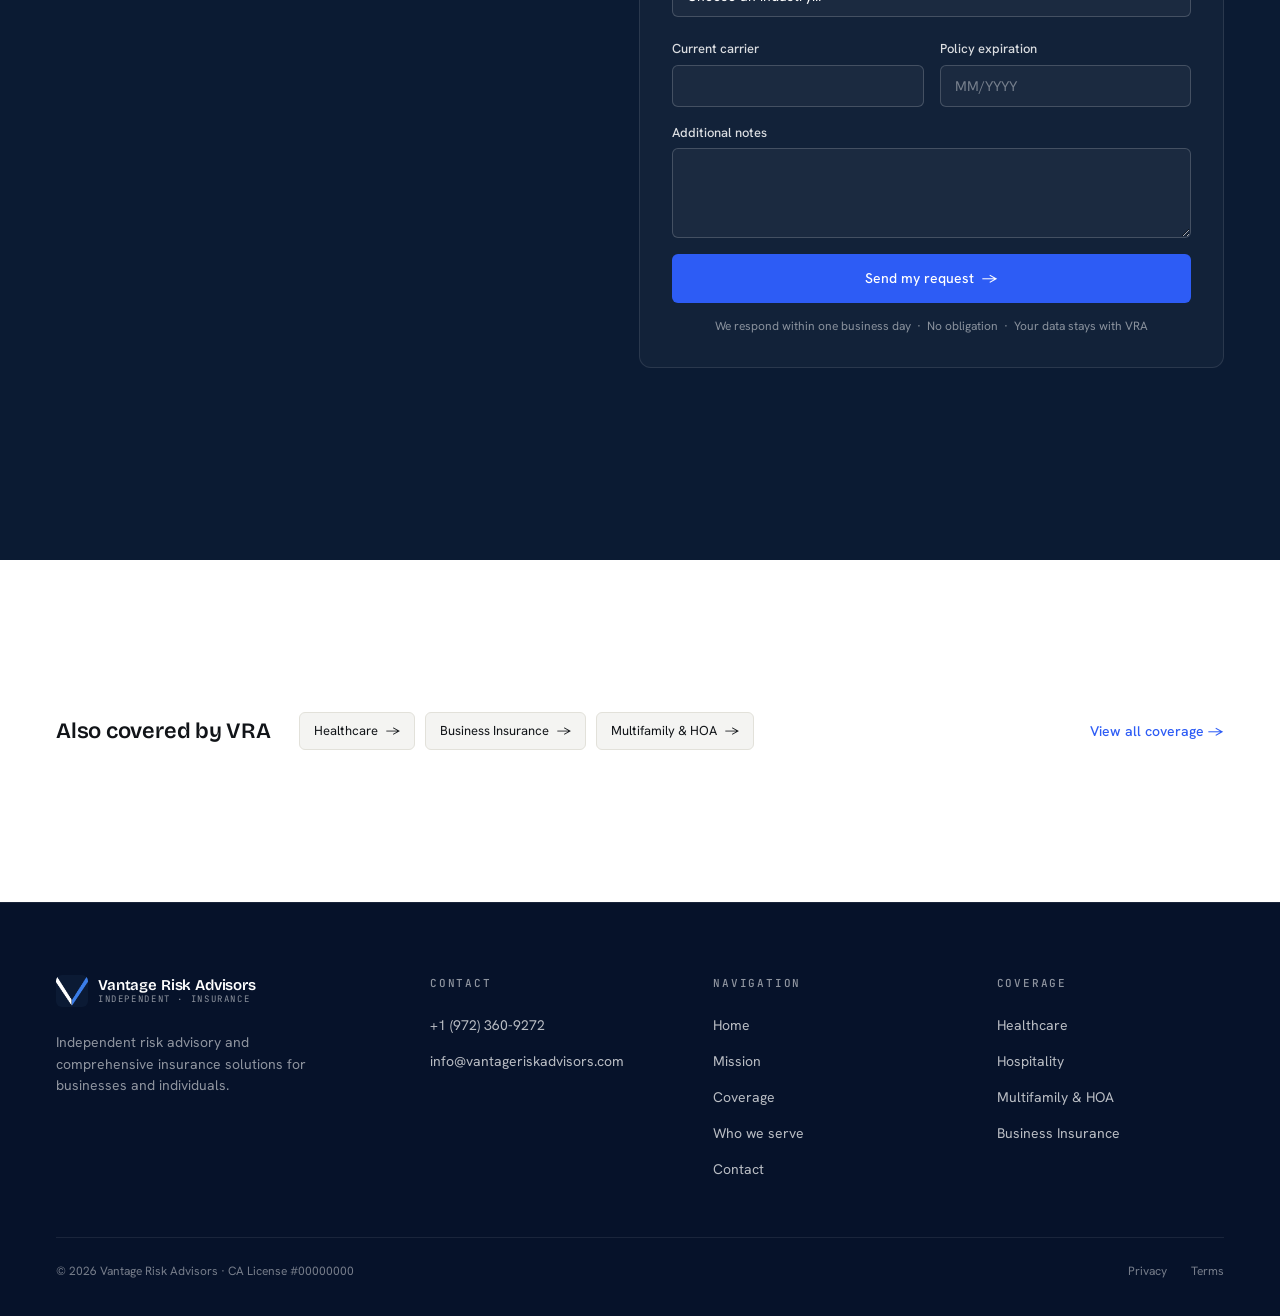
<file: hospitality.html>
<!DOCTYPE html>
<html lang="en">
<head>
  <meta charset="UTF-8">
  <meta name="viewport" content="width=device-width, initial-scale=1">
  <title>Hospitality Coverage — Vantage Risk Advisors</title>
  <meta name="description" content="Coverage programs for full-service hotels, motels, B&Bs, and extended-stay properties. Real protection for property, guests, income, and cyber.">

  <link rel="icon" type="image/svg+xml" href="assets/favicon.svg">
  <link rel="preconnect" href="https://fonts.googleapis.com">
  <link rel="preconnect" href="https://fonts.gstatic.com" crossorigin>
  <link href="https://fonts.googleapis.com/css2?family=Bricolage+Grotesque:wght@400;500;600;700&family=Hanken+Grotesk:wght@400;500;600;700&family=JetBrains+Mono:wght@400;500&display=swap" rel="stylesheet">

  <link rel="stylesheet" href="css/tokens.css">
  <link rel="stylesheet" href="css/base.css">
  <link rel="stylesheet" href="css/nav.css">
  <link rel="stylesheet" href="css/footer.css">
  <link rel="stylesheet" href="css/pages/vertical.css">
  <link rel="stylesheet" href="css/quote-form.css">
</head>
<body>

  <header class="nav">
    <div class="nav-inner">
      <a href="index.html" class="brand" aria-label="Vantage Risk Advisors home">
        <img class="brand-mark" src="assets/logo-v.png" alt="" aria-hidden="true">
        <span class="brand-text">
          <strong>Vantage Risk Advisors</strong>
          <em>Independent · Insurance</em>
        </span>
      </a>
      <nav>
        <ul class="nav-links">
          <li><a href="index.html">Home</a></li>
          <li><a href="about.html">About</a></li>
          <li class="nav-dropdown">
            <a href="#" class="nav-dropdown-trigger">Coverage <span class="caret">▾</span></a>
            <div class="nav-dropdown-menu" role="menu">
              <a href="healthcare.html" class="nav-dropdown-item" role="menuitem">
                <strong>Healthcare</strong>
                <span>Physicians, dentists, CRNAs, allied health</span>
              </a>
              <a href="hospitality.html" class="nav-dropdown-item" role="menuitem">
                <strong>Hospitality</strong>
                <span>Hotels, motels, lodging</span>
              </a>
              <a href="multifamily.html" class="nav-dropdown-item" role="menuitem">
                <strong>Multifamily &amp; HOA</strong>
                <span>Apartments and HOA boards</span>
              </a>
              <a href="business.html" class="nav-dropdown-item" role="menuitem">
                <strong>Business Insurance</strong>
                <span>Small business, workers' comp, property,<br>cyber, commercial auto</span>
              </a>
            </div>
          </li>
          <li><a href="index.html#sectors">Who we serve <span class="caret">▾</span></a></li>
          <li><a href="contact.html">Contact</a></li>
        </ul>
      </nav>
      <div class="nav-right">
        <a href="tel:+19723609272" class="nav-phone">+1 (972) 360-9272</a>
        <a href="contact.html" class="btn btn-accent">Get a quote</a>
      </div>
      <button class="nav-burger" type="button" aria-label="Menu" aria-expanded="false"><span></span></button>
    </div>
  </header>

  <div class="subnav">
    <div class="subnav-inner">
      <div class="subnav-crumbs">
        <a href="index.html">Home</a>
        <span class="crumb-sep">›</span>
        <a href="healthcare.html">Coverage</a>
        <span class="crumb-sep">›</span>
        <span class="crumb-active">Hotels &amp; Hospitality</span>
      </div>
      <span class="subnav-switch">Switch coverage <span class="caret">▾</span></span>
    </div>
  </div>

  <main>

    <!-- 1. HERO -->
    <section class="bg-paper">
      <div class="section-container hero-vertical">
        <div class="hero-inner">
          <div class="hero-text">
            <span class="eyebrow">Hospitality coverage</span>
            <h1 class="display-72">Hospitality insurance <span class="accent-phrase">that actually pays out.</span></h1>
            <p class="body-17 hero-sub">Coverage programs for full-service hotels, motels, B&amp;Bs, and extended-stay properties. Real protection for property, guests, income, and cyber.</p>
            <div class="hero-buttons">
              <a href="#quote" class="btn btn-dark">Get a hospitality quote <span aria-hidden="true">→</span></a>
              <a href="#stack" class="btn btn-ghost">See what's included</a>
            </div>
          </div>
          <div class="hero-image">
            <img src="assets/hero-hospitality.avif" alt="Hotel and hospitality property — coverage for property, guests, and income" loading="eager" decoding="async">
          </div>
        </div>
      </div>
    </section>

    <!-- 2. COVERAGE STACK -->
    <section id="stack" class="bg-section stack-section">
      <div class="section-container">
        <div class="section-header-row">
          <div class="col-head">
            <span class="eyebrow">What's included</span>
            <h2 class="display-48">The hospitality coverage stack.</h2>
          </div>
          <div class="col-desc">
            <p class="body-17">What we put together when we quote a hotel. Each line is sized to the property — not bundled as a one-size template.</p>
          </div>
        </div>

        <div class="stack-grid">
          <div class="stack-tile"><div class="st-num">#1</div><h4>Property</h4><p>Building, FF&amp;E, contents, equipment, and signage. Sized to the property — single location to portfolio.</p></div>
          <div class="stack-tile"><div class="st-num">#2</div><h4>Business Interruption</h4><p>Income replacement when fire, storm, or system failure forces the property offline. Up to 12 months.</p></div>
          <div class="stack-tile"><div class="st-num">#3</div><h4>General Liability</h4><p>Premises claims and third-party injury — guest slips, pool incidents, parking-lot claims.</p></div>
          <div class="stack-tile"><div class="st-num">#4</div><h4>Liquor Liability</h4><p>Dram-shop claims tied to alcohol service — a separate trigger from GL, required where you serve.</p></div>
          <div class="stack-tile"><div class="st-num">#5</div><h4>Cyber &amp; Data</h4><p>Breach response, ransomware, PCI fines, and system downtime. Hospitality is a top-three target sector.</p></div>
          <div class="stack-tile"><div class="st-num">#6</div><h4>Workers Comp</h4><p>State-mandated. Covers staff injuries — housekeeping, F&amp;B, maintenance, front-of-house.</p></div>
          <div class="stack-tile"><div class="st-num">#7</div><h4>EPLI</h4><p>Employment-practices liability — harassment, wrongful-termination, and discrimination claims.</p></div>
          <div class="stack-tile"><div class="st-num">#8</div><h4>Umbrella / Excess</h4><p>Additional limit stacked above your primary policies. The catastrophic-claim layer.</p></div>
        </div>
      </div>
    </section>

    <!-- 3. CLAIMS STRIP -->
    <section class="bg-paper claims-block">
      <div class="section-container">
        <span class="eyebrow">Why we exist</span>
        <h2 class="display-48">The five claims that drain hotels.</h2>
        <div class="claims-row">
          <div class="claim-card"><div class="claim-num">~$30K</div><div class="claim-label">Avg slip-and-fall claim</div></div>
          <div class="claim-card"><div class="claim-num">~$200K</div><div class="claim-label">Hurricane BI losses</div></div>
          <div class="claim-card"><div class="claim-num">~$45K</div><div class="claim-label">Liquor liability case</div></div>
          <div class="claim-card"><div class="claim-num">~$150K</div><div class="claim-label">Cyber / PCI fine</div></div>
          <div class="claim-card"><div class="claim-num">~$80K</div><div class="claim-label">Employment claim</div></div>
        </div>
        <p class="claims-foot">Industry averages from carrier loss data. Actual exposure varies by property.</p>
      </div>
    </section>

    <!-- 4. QUOTE -->
    <section id="quote" class="bg-section quote-block">
      <div class="section-container">
        <div class="quote-inner">
          <div class="quote-left">
            <span class="eyebrow">Get a quote</span>
            <h2 class="display-48">Request a hospitality quote.</h2>
            <p>Send us your current dec page. We will come back with a side-by-side comparison and at least three alternative quotes within one business day.</p>
            <div class="quote-direct">
              <span class="qd-eyebrow">Or reach us directly</span>
              <a href="mailto:info@vantageriskadvisors.com" class="email">info@vantageriskadvisors.com</a>
              <div class="phone">+1 (972) 360-9272</div>
            </div>
          </div>

          <aside class="quote-form-panel" aria-label="Request a hospitality quote">
            <!-- ▼ Canonical quote form. Source: quote-form-snippet.html ▼ -->
            <form class="quote-form" novalidate>

              <div class="qf-row">
                <div class="qf-field" data-field="first_name">
                  <label for="qf-first-name">First name <span class="req">*</span></label>
                  <input id="qf-first-name" name="first_name" type="text" autocomplete="given-name" required>
                  <div class="qf-error" role="alert"></div>
                </div>
                <div class="qf-field" data-field="last_name">
                  <label for="qf-last-name">Last name <span class="req">*</span></label>
                  <input id="qf-last-name" name="last_name" type="text" autocomplete="family-name" required>
                  <div class="qf-error" role="alert"></div>
                </div>
              </div>

              <div class="qf-field" data-field="business_name">
                <label for="qf-business-name">Business name <span class="req">*</span></label>
                <input id="qf-business-name" name="business_name" type="text" autocomplete="organization" required>
                <div class="qf-error" role="alert"></div>
              </div>

              <div class="qf-row">
                <div class="qf-field" data-field="email">
                  <label for="qf-email">Email address <span class="req">*</span></label>
                  <input id="qf-email" name="email" type="email" autocomplete="email" required>
                  <div class="qf-error" role="alert"></div>
                </div>
                <div class="qf-field" data-field="phone">
                  <label for="qf-phone">Phone <span class="req">*</span></label>
                  <input id="qf-phone" name="phone" type="tel" autocomplete="tel" placeholder="(___) ___-____" required>
                  <div class="qf-error" role="alert"></div>
                </div>
              </div>

              <div class="qf-field" data-field="industry">
                <label for="qf-industry">Business type / industry <span class="req">*</span></label>
                <select id="qf-industry" name="industry" required>
                  <option value="" disabled selected>Choose an industry…</option>
                  <option value="healthcare">Healthcare</option>
                  <option value="hospitality">Hospitality</option>
                  <option value="multifamily">Multifamily</option>
                  <option value="hoa">HOA</option>
                  <option value="business">Business insurance</option>
                  <option value="other">Something else</option>
                </select>
                <div class="qf-error" role="alert"></div>
              </div>

              <div class="qf-field qf-cascade" data-cascade-for="specialty" data-field="specialty">
                <label for="qf-specialty">Specialty</label>
                <select id="qf-specialty" name="specialty">
                  <option value="" disabled selected>Choose a specialty…</option>
                </select>
              </div>

              <div class="qf-field qf-cascade" data-cascade-for="other_industry" data-field="other_industry">
                <label for="qf-other-industry">Describe your industry</label>
                <input id="qf-other-industry" name="other_industry" type="text">
              </div>

              <div class="qf-field qf-cascade" data-cascade-for="other_specialty" data-field="other_specialty">
                <label for="qf-other-specialty">Describe your specialty</label>
                <input id="qf-other-specialty" name="other_specialty" type="text">
              </div>

              <div class="qf-row">
                <div class="qf-field" data-field="current_carrier">
                  <label for="qf-current-carrier">Current carrier</label>
                  <input id="qf-current-carrier" name="current_carrier" type="text">
                </div>
                <div class="qf-field" data-field="policy_expiration">
                  <label for="qf-policy-expiration">Policy expiration</label>
                  <input id="qf-policy-expiration" name="policy_expiration" type="text" placeholder="MM/YYYY">
                </div>
              </div>

              <div class="qf-field" data-field="notes">
                <label for="qf-notes">Additional notes</label>
                <textarea id="qf-notes" name="notes" rows="3"></textarea>
              </div>

              <div class="qf-submit">
                <button type="submit" class="btn btn-accent btn-block">Send my request <span aria-hidden="true">→</span></button>
              </div>

              <p class="qf-foot">We respond within one business day &nbsp;·&nbsp; No obligation &nbsp;·&nbsp; Your data stays with VRA</p>
            </form>

            <div class="qf-success" hidden>
              <h3>Thank you — we'll be in touch within one business day.</h3>
            </div>
            <!-- ▲ End canonical quote form ▲ -->
          </aside>
        </div>
      </div>
    </section>

    <!-- 5. ALSO COVERED -->
    <section class="bg-paper also-block">
      <div class="section-container">
        <div class="also-inner">
          <div class="also-left">
            <h3>Also covered by VRA</h3>
            <div class="also-pills">
              <a href="healthcare.html" class="pill">Healthcare <span aria-hidden="true">→</span></a>
              <a href="business.html" class="pill">Business Insurance <span aria-hidden="true">→</span></a>
              <a href="multifamily.html" class="pill">Multifamily &amp; HOA <span aria-hidden="true">→</span></a>
            </div>
          </div>
          <a href="index.html#sectors" class="also-view">View all coverage <span aria-hidden="true">→</span></a>
        </div>
      </div>
    </section>

  </main>

  <footer class="footer">
    <div class="footer-inner">
      <div class="footer-grid">
        <div class="footer-brand">
          <a href="index.html" class="brand brand-light" aria-label="Vantage Risk Advisors home">
            <img class="brand-mark" src="assets/logo-v.png" alt="" aria-hidden="true">
            <span class="brand-text">
              <strong>Vantage Risk Advisors</strong>
              <em>Independent · Insurance</em>
            </span>
          </a>
          <p>Independent risk advisory and comprehensive insurance solutions for businesses and individuals.</p>
        </div>
        <div class="footer-col">
          <h4>Contact</h4>
          <ul>
            <li><a href="tel:+19723609272">+1 (972) 360-9272</a></li>
            <li><a href="mailto:info@vantageriskadvisors.com">info@vantageriskadvisors.com</a></li>
          </ul>
        </div>
        <div class="footer-col">
          <h4>Navigation</h4>
          <ul>
            <li><a href="index.html">Home</a></li>
            <li><a href="about.html">Mission</a></li>
            <li><a href="healthcare.html">Coverage</a></li>
            <li><a href="index.html#sectors">Who we serve</a></li>
            <li><a href="contact.html">Contact</a></li>
          </ul>
        </div>
        <div class="footer-col">
          <h4>Coverage</h4>
          <ul>
            <li><a href="healthcare.html">Healthcare</a></li>
            <li><a href="hospitality.html">Hospitality</a></li>
            <li><a href="multifamily.html">Multifamily &amp; HOA</a></li>
            <li><a href="business.html">Business Insurance</a></li>
          </ul>
        </div>
      </div>
      <div class="footer-bottom">
        <p>© 2026 Vantage Risk Advisors · CA License #00000000</p>
        <div class="footer-legal">
          <a href="#">Privacy</a>
          <a href="#">Terms</a>
        </div>
      </div>
    </div>
  </footer>

  <script src="js/nav.js"></script>
  <script src="js/quote-form.js" defer></script>
</body>
</html>
</file>
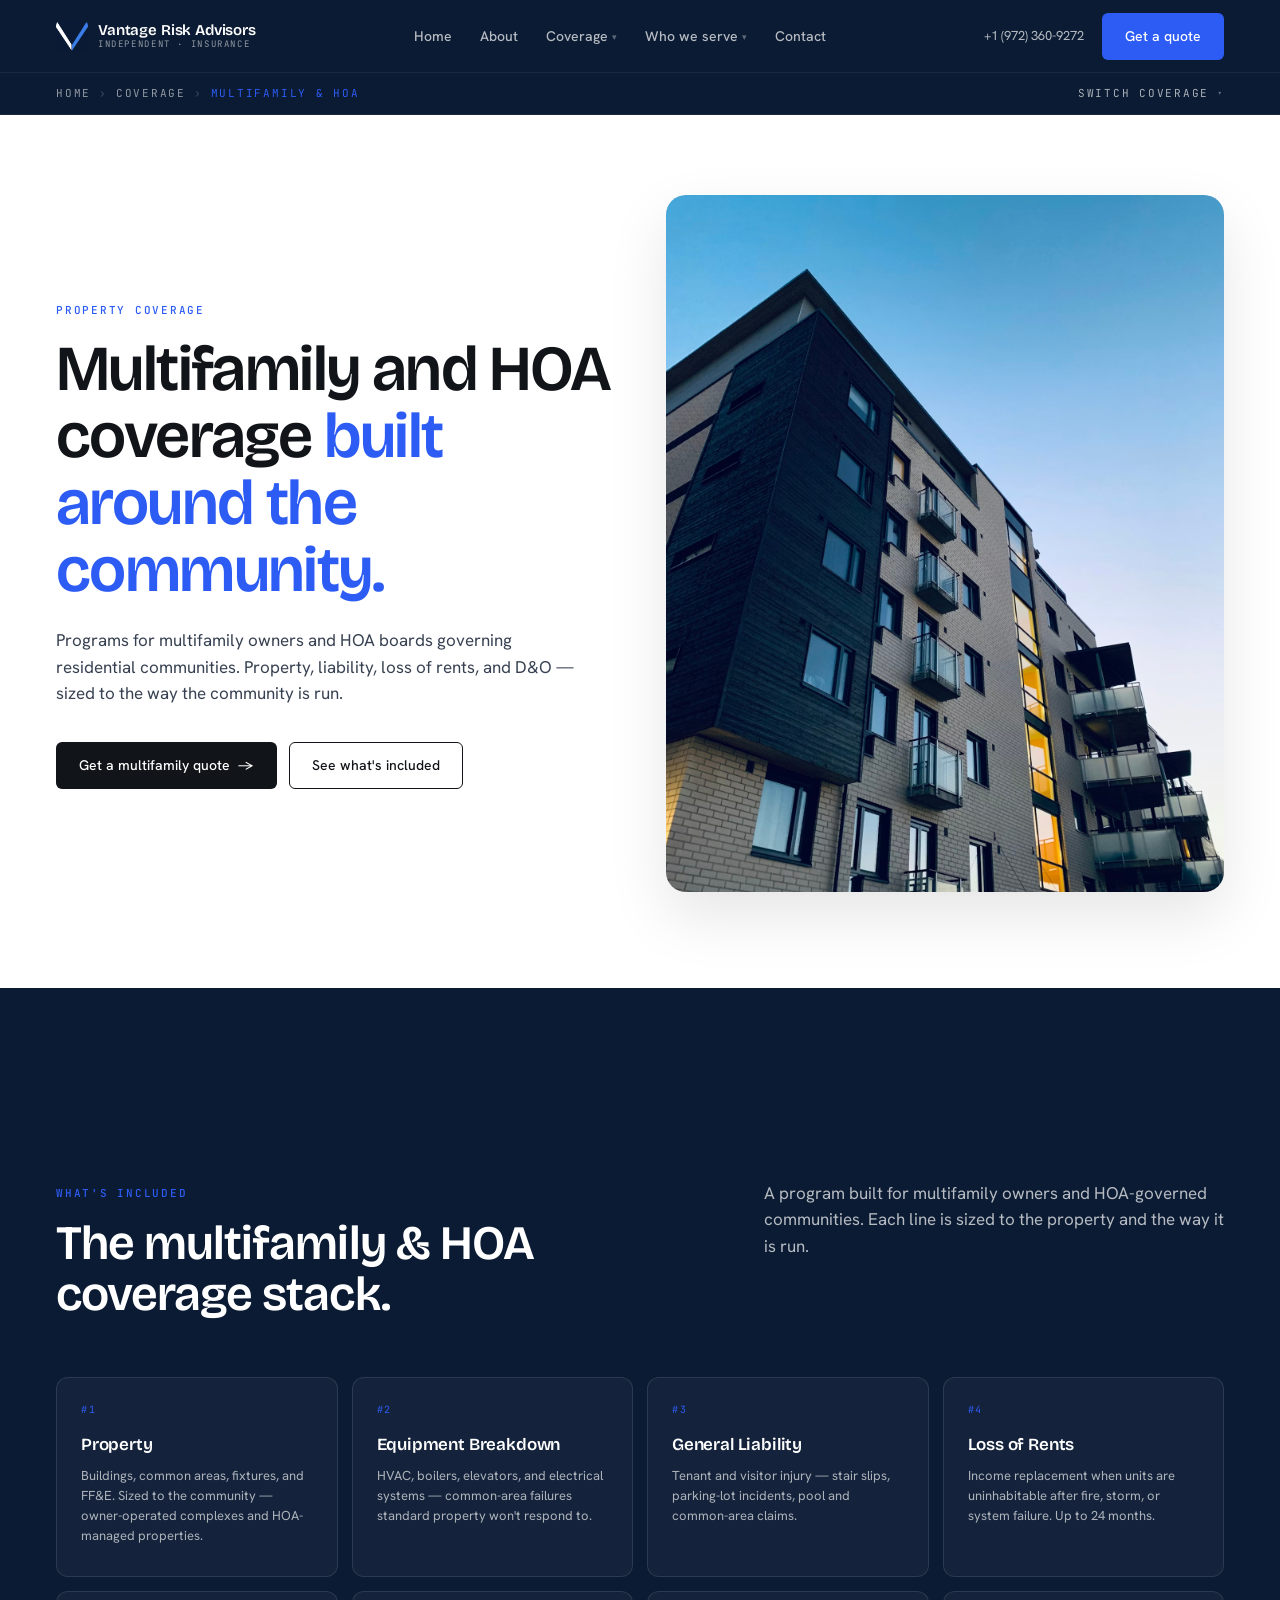
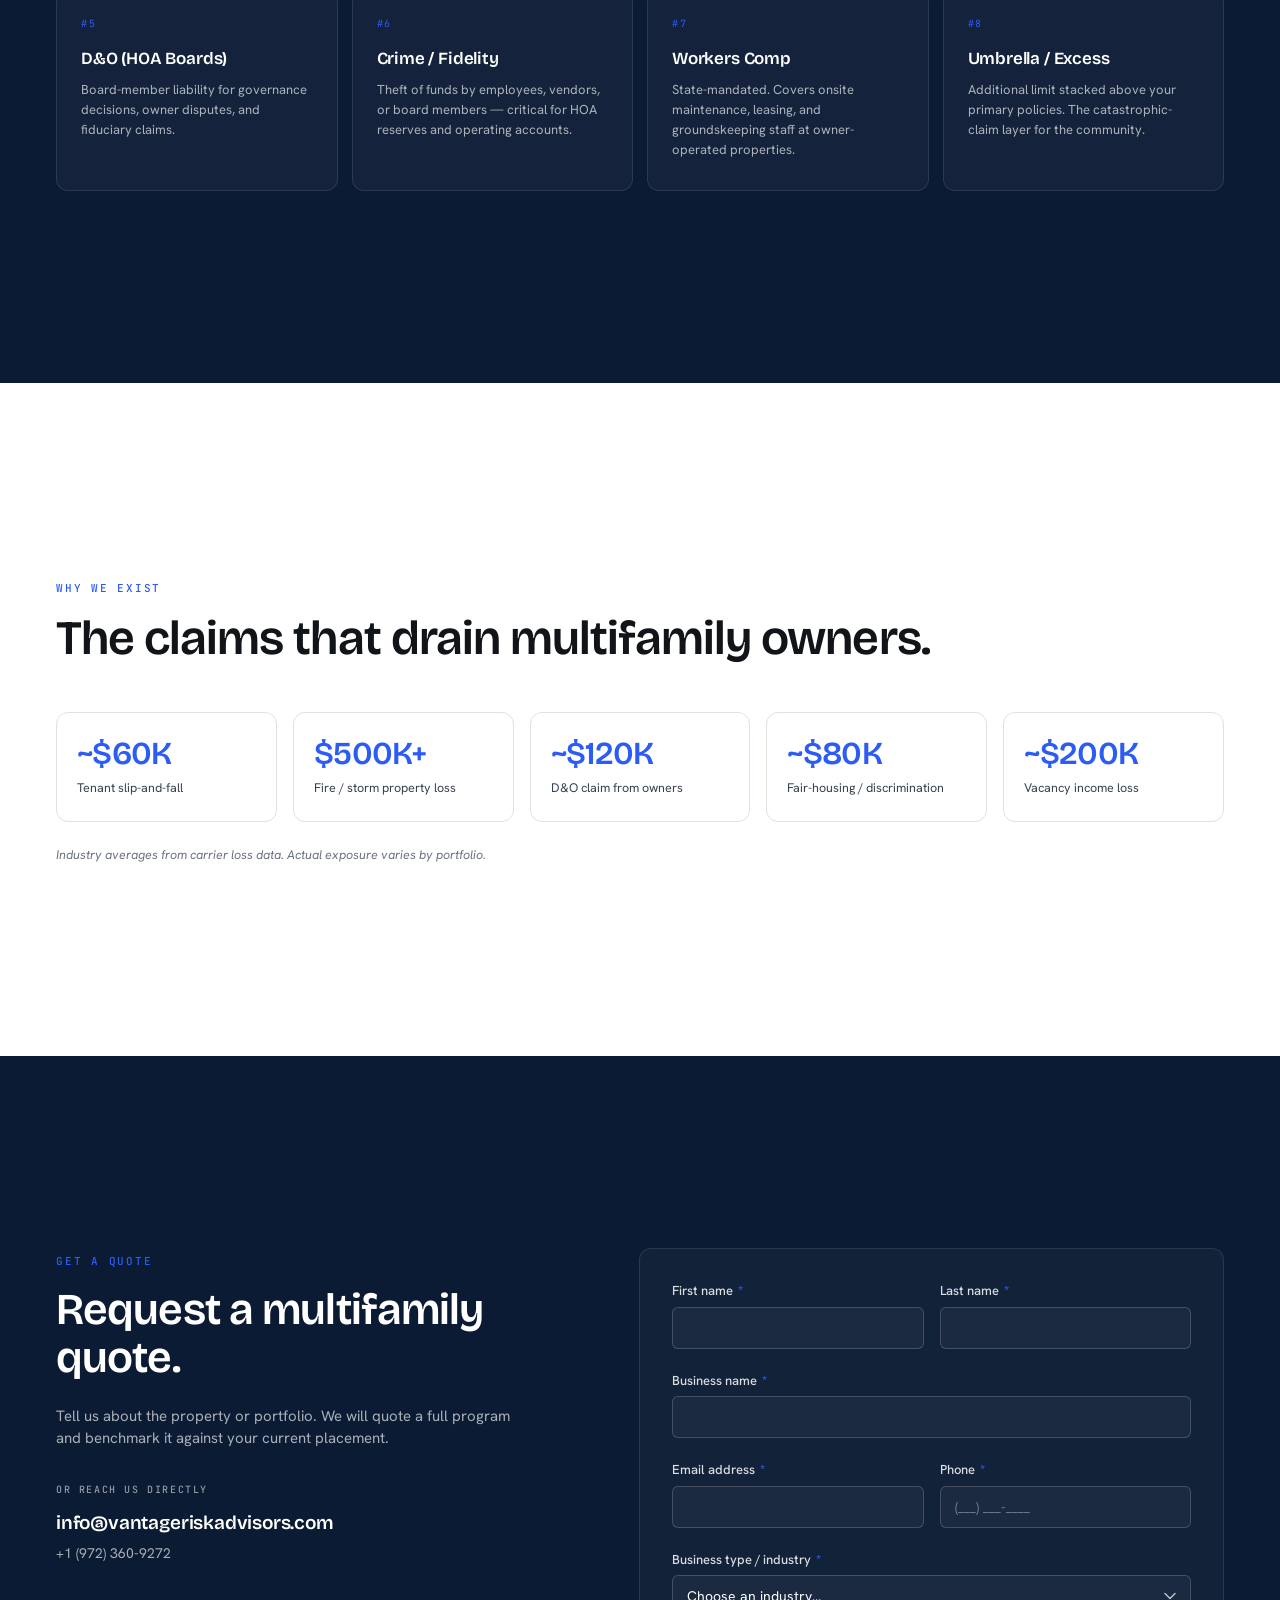
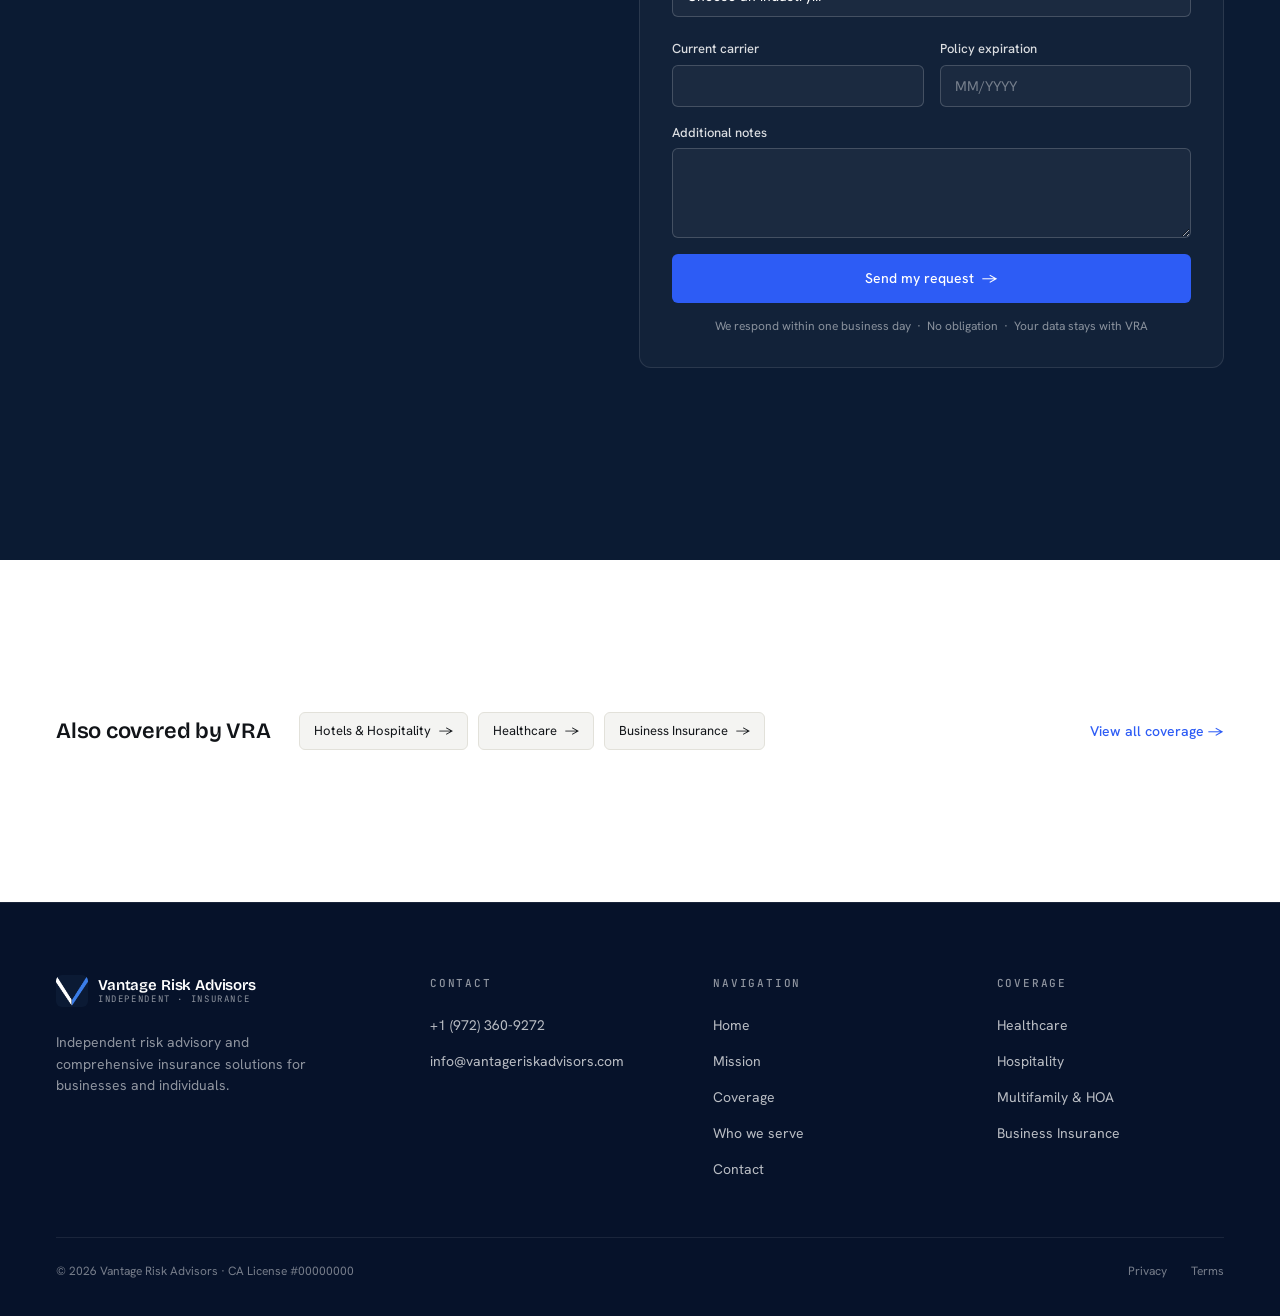
<file: multifamily.html>
<!DOCTYPE html>
<html lang="en">
<head>
  <meta charset="UTF-8">
  <meta name="viewport" content="width=device-width, initial-scale=1">
  <title>Multifamily &amp; HOA Coverage — Vantage Risk Advisors</title>
  <meta name="description" content="Programs for multifamily owners and HOA boards governing residential communities. Property, liability, loss of rents, and D&O — sized to the way the community is run.">

  <link rel="icon" type="image/svg+xml" href="assets/favicon.svg">
  <link rel="preconnect" href="https://fonts.googleapis.com">
  <link rel="preconnect" href="https://fonts.gstatic.com" crossorigin>
  <link href="https://fonts.googleapis.com/css2?family=Bricolage+Grotesque:wght@400;500;600;700&family=Hanken+Grotesk:wght@400;500;600;700&family=JetBrains+Mono:wght@400;500&display=swap" rel="stylesheet">

  <link rel="stylesheet" href="css/tokens.css">
  <link rel="stylesheet" href="css/base.css">
  <link rel="stylesheet" href="css/nav.css">
  <link rel="stylesheet" href="css/footer.css">
  <link rel="stylesheet" href="css/pages/vertical.css">
  <link rel="stylesheet" href="css/quote-form.css">
</head>
<body>

  <header class="nav">
    <div class="nav-inner">
      <a href="index.html" class="brand" aria-label="Vantage Risk Advisors home">
        <img class="brand-mark" src="assets/logo-v.png" alt="" aria-hidden="true">
        <span class="brand-text">
          <strong>Vantage Risk Advisors</strong>
          <em>Independent · Insurance</em>
        </span>
      </a>
      <nav>
        <ul class="nav-links">
          <li><a href="index.html">Home</a></li>
          <li><a href="about.html">About</a></li>
          <li class="nav-dropdown">
            <a href="#" class="nav-dropdown-trigger">Coverage <span class="caret">▾</span></a>
            <div class="nav-dropdown-menu" role="menu">
              <a href="healthcare.html" class="nav-dropdown-item" role="menuitem">
                <strong>Healthcare</strong>
                <span>Physicians, dentists, CRNAs, allied health</span>
              </a>
              <a href="hospitality.html" class="nav-dropdown-item" role="menuitem">
                <strong>Hospitality</strong>
                <span>Hotels, motels, lodging</span>
              </a>
              <a href="multifamily.html" class="nav-dropdown-item" role="menuitem">
                <strong>Multifamily &amp; HOA</strong>
                <span>Apartments and HOA boards</span>
              </a>
              <a href="business.html" class="nav-dropdown-item" role="menuitem">
                <strong>Business Insurance</strong>
                <span>Small business, workers' comp, property,<br>cyber, commercial auto</span>
              </a>
            </div>
          </li>
          <li><a href="index.html#sectors">Who we serve <span class="caret">▾</span></a></li>
          <li><a href="contact.html">Contact</a></li>
        </ul>
      </nav>
      <div class="nav-right">
        <a href="tel:+19723609272" class="nav-phone">+1 (972) 360-9272</a>
        <a href="contact.html" class="btn btn-accent">Get a quote</a>
      </div>
      <button class="nav-burger" type="button" aria-label="Menu" aria-expanded="false"><span></span></button>
    </div>
  </header>

  <div class="subnav">
    <div class="subnav-inner">
      <div class="subnav-crumbs">
        <a href="index.html">Home</a>
        <span class="crumb-sep">›</span>
        <a href="healthcare.html">Coverage</a>
        <span class="crumb-sep">›</span>
        <span class="crumb-active">Multifamily &amp; HOA</span>
      </div>
      <span class="subnav-switch">Switch coverage <span class="caret">▾</span></span>
    </div>
  </div>

  <main>

    <!-- 1. HERO -->
    <section class="bg-paper">
      <div class="section-container hero-vertical">
        <div class="hero-inner">
          <div class="hero-text">
            <span class="eyebrow">Property coverage</span>
            <h1 class="display-72">Multifamily and HOA coverage <span class="accent-phrase">built around the community.</span></h1>
            <p class="body-17 hero-sub">Programs for multifamily owners and HOA boards governing residential communities. Property, liability, loss of rents, and D&amp;O — sized to the way the community is run.</p>
            <div class="hero-buttons">
              <a href="#quote" class="btn btn-dark">Get a multifamily quote <span aria-hidden="true">→</span></a>
              <a href="#stack" class="btn btn-ghost">See what's included</a>
            </div>
          </div>
          <div class="hero-image">
            <img src="assets/hero-multifamily.avif" alt="Multifamily community — coverage for property, owners, and HOA boards" loading="eager" decoding="async">
          </div>
        </div>
      </div>
    </section>

    <!-- 2. COVERAGE STACK -->
    <section id="stack" class="bg-section stack-section">
      <div class="section-container">
        <div class="section-header-row">
          <div class="col-head">
            <span class="eyebrow">What's included</span>
            <h2 class="display-48">The multifamily &amp; HOA coverage stack.</h2>
          </div>
          <div class="col-desc">
            <p class="body-17">A program built for multifamily owners and HOA-governed communities. Each line is sized to the property and the way it is run.</p>
          </div>
        </div>

        <div class="stack-grid">
          <div class="stack-tile"><div class="st-num">#1</div><h4>Property</h4><p>Buildings, common areas, fixtures, and FF&amp;E. Sized to the community — owner-operated complexes and HOA-managed properties.</p></div>
          <div class="stack-tile"><div class="st-num">#2</div><h4>Equipment Breakdown</h4><p>HVAC, boilers, elevators, and electrical systems — common-area failures standard property won't respond to.</p></div>
          <div class="stack-tile"><div class="st-num">#3</div><h4>General Liability</h4><p>Tenant and visitor injury — stair slips, parking-lot incidents, pool and common-area claims.</p></div>
          <div class="stack-tile"><div class="st-num">#4</div><h4>Loss of Rents</h4><p>Income replacement when units are uninhabitable after fire, storm, or system failure. Up to 24 months.</p></div>
          <div class="stack-tile"><div class="st-num">#5</div><h4>D&amp;O (HOA Boards)</h4><p>Board-member liability for governance decisions, owner disputes, and fiduciary claims.</p></div>
          <div class="stack-tile"><div class="st-num">#6</div><h4>Crime / Fidelity</h4><p>Theft of funds by employees, vendors, or board members — critical for HOA reserves and operating accounts.</p></div>
          <div class="stack-tile"><div class="st-num">#7</div><h4>Workers Comp</h4><p>State-mandated. Covers onsite maintenance, leasing, and groundskeeping staff at owner-operated properties.</p></div>
          <div class="stack-tile"><div class="st-num">#8</div><h4>Umbrella / Excess</h4><p>Additional limit stacked above your primary policies. The catastrophic-claim layer for the community.</p></div>
        </div>
      </div>
    </section>

    <!-- 3. CLAIMS STRIP -->
    <section class="bg-paper claims-block">
      <div class="section-container">
        <span class="eyebrow">Why we exist</span>
        <h2 class="display-48">The claims that drain multifamily owners.</h2>
        <div class="claims-row">
          <div class="claim-card"><div class="claim-num">~$60K</div><div class="claim-label">Tenant slip-and-fall</div></div>
          <div class="claim-card"><div class="claim-num">$500K+</div><div class="claim-label">Fire / storm property loss</div></div>
          <div class="claim-card"><div class="claim-num">~$120K</div><div class="claim-label">D&amp;O claim from owners</div></div>
          <div class="claim-card"><div class="claim-num">~$80K</div><div class="claim-label">Fair-housing / discrimination</div></div>
          <div class="claim-card"><div class="claim-num">~$200K</div><div class="claim-label">Vacancy income loss</div></div>
        </div>
        <p class="claims-foot">Industry averages from carrier loss data. Actual exposure varies by portfolio.</p>
      </div>
    </section>

    <!-- 4. QUOTE -->
    <section id="quote" class="bg-section quote-block">
      <div class="section-container">
        <div class="quote-inner">
          <div class="quote-left">
            <span class="eyebrow">Get a quote</span>
            <h2 class="display-48">Request a multifamily quote.</h2>
            <p>Tell us about the property or portfolio. We will quote a full program and benchmark it against your current placement.</p>
            <div class="quote-direct">
              <span class="qd-eyebrow">Or reach us directly</span>
              <a href="mailto:info@vantageriskadvisors.com" class="email">info@vantageriskadvisors.com</a>
              <div class="phone">+1 (972) 360-9272</div>
            </div>
          </div>

          <aside class="quote-form-panel" aria-label="Request a multifamily quote">
            <!-- ▼ Canonical quote form. Source: quote-form-snippet.html ▼ -->
            <form class="quote-form" novalidate>

              <div class="qf-row">
                <div class="qf-field" data-field="first_name">
                  <label for="qf-first-name">First name <span class="req">*</span></label>
                  <input id="qf-first-name" name="first_name" type="text" autocomplete="given-name" required>
                  <div class="qf-error" role="alert"></div>
                </div>
                <div class="qf-field" data-field="last_name">
                  <label for="qf-last-name">Last name <span class="req">*</span></label>
                  <input id="qf-last-name" name="last_name" type="text" autocomplete="family-name" required>
                  <div class="qf-error" role="alert"></div>
                </div>
              </div>

              <div class="qf-field" data-field="business_name">
                <label for="qf-business-name">Business name <span class="req">*</span></label>
                <input id="qf-business-name" name="business_name" type="text" autocomplete="organization" required>
                <div class="qf-error" role="alert"></div>
              </div>

              <div class="qf-row">
                <div class="qf-field" data-field="email">
                  <label for="qf-email">Email address <span class="req">*</span></label>
                  <input id="qf-email" name="email" type="email" autocomplete="email" required>
                  <div class="qf-error" role="alert"></div>
                </div>
                <div class="qf-field" data-field="phone">
                  <label for="qf-phone">Phone <span class="req">*</span></label>
                  <input id="qf-phone" name="phone" type="tel" autocomplete="tel" placeholder="(___) ___-____" required>
                  <div class="qf-error" role="alert"></div>
                </div>
              </div>

              <div class="qf-field" data-field="industry">
                <label for="qf-industry">Business type / industry <span class="req">*</span></label>
                <select id="qf-industry" name="industry" required>
                  <option value="" disabled selected>Choose an industry…</option>
                  <option value="healthcare">Healthcare</option>
                  <option value="hospitality">Hospitality</option>
                  <option value="multifamily">Multifamily</option>
                  <option value="hoa">HOA</option>
                  <option value="business">Business insurance</option>
                  <option value="other">Something else</option>
                </select>
                <div class="qf-error" role="alert"></div>
              </div>

              <div class="qf-field qf-cascade" data-cascade-for="specialty" data-field="specialty">
                <label for="qf-specialty">Specialty</label>
                <select id="qf-specialty" name="specialty">
                  <option value="" disabled selected>Choose a specialty…</option>
                </select>
              </div>

              <div class="qf-field qf-cascade" data-cascade-for="other_industry" data-field="other_industry">
                <label for="qf-other-industry">Describe your industry</label>
                <input id="qf-other-industry" name="other_industry" type="text">
              </div>

              <div class="qf-field qf-cascade" data-cascade-for="other_specialty" data-field="other_specialty">
                <label for="qf-other-specialty">Describe your specialty</label>
                <input id="qf-other-specialty" name="other_specialty" type="text">
              </div>

              <div class="qf-row">
                <div class="qf-field" data-field="current_carrier">
                  <label for="qf-current-carrier">Current carrier</label>
                  <input id="qf-current-carrier" name="current_carrier" type="text">
                </div>
                <div class="qf-field" data-field="policy_expiration">
                  <label for="qf-policy-expiration">Policy expiration</label>
                  <input id="qf-policy-expiration" name="policy_expiration" type="text" placeholder="MM/YYYY">
                </div>
              </div>

              <div class="qf-field" data-field="notes">
                <label for="qf-notes">Additional notes</label>
                <textarea id="qf-notes" name="notes" rows="3"></textarea>
              </div>

              <div class="qf-submit">
                <button type="submit" class="btn btn-accent btn-block">Send my request <span aria-hidden="true">→</span></button>
              </div>

              <p class="qf-foot">We respond within one business day &nbsp;·&nbsp; No obligation &nbsp;·&nbsp; Your data stays with VRA</p>
            </form>

            <div class="qf-success" hidden>
              <h3>Thank you — we'll be in touch within one business day.</h3>
            </div>
            <!-- ▲ End canonical quote form ▲ -->
          </aside>
        </div>
      </div>
    </section>

    <!-- 5. ALSO COVERED -->
    <section class="bg-paper also-block">
      <div class="section-container">
        <div class="also-inner">
          <div class="also-left">
            <h3>Also covered by VRA</h3>
            <div class="also-pills">
              <a href="hospitality.html" class="pill">Hotels &amp; Hospitality <span aria-hidden="true">→</span></a>
              <a href="healthcare.html" class="pill">Healthcare <span aria-hidden="true">→</span></a>
              <a href="business.html" class="pill">Business Insurance <span aria-hidden="true">→</span></a>
            </div>
          </div>
          <a href="index.html#sectors" class="also-view">View all coverage <span aria-hidden="true">→</span></a>
        </div>
      </div>
    </section>

  </main>

  <footer class="footer">
    <div class="footer-inner">
      <div class="footer-grid">
        <div class="footer-brand">
          <a href="index.html" class="brand brand-light" aria-label="Vantage Risk Advisors home">
            <img class="brand-mark" src="assets/logo-v.png" alt="" aria-hidden="true">
            <span class="brand-text">
              <strong>Vantage Risk Advisors</strong>
              <em>Independent · Insurance</em>
            </span>
          </a>
          <p>Independent risk advisory and comprehensive insurance solutions for businesses and individuals.</p>
        </div>
        <div class="footer-col">
          <h4>Contact</h4>
          <ul>
            <li><a href="tel:+19723609272">+1 (972) 360-9272</a></li>
            <li><a href="mailto:info@vantageriskadvisors.com">info@vantageriskadvisors.com</a></li>
          </ul>
        </div>
        <div class="footer-col">
          <h4>Navigation</h4>
          <ul>
            <li><a href="index.html">Home</a></li>
            <li><a href="about.html">Mission</a></li>
            <li><a href="healthcare.html">Coverage</a></li>
            <li><a href="index.html#sectors">Who we serve</a></li>
            <li><a href="contact.html">Contact</a></li>
          </ul>
        </div>
        <div class="footer-col">
          <h4>Coverage</h4>
          <ul>
            <li><a href="healthcare.html">Healthcare</a></li>
            <li><a href="hospitality.html">Hospitality</a></li>
            <li><a href="multifamily.html">Multifamily &amp; HOA</a></li>
            <li><a href="business.html">Business Insurance</a></li>
          </ul>
        </div>
      </div>
      <div class="footer-bottom">
        <p>© 2026 Vantage Risk Advisors · CA License #00000000</p>
        <div class="footer-legal">
          <a href="#">Privacy</a>
          <a href="#">Terms</a>
        </div>
      </div>
    </div>
  </footer>

  <script src="js/nav.js"></script>
  <script src="js/quote-form.js" defer></script>
</body>
</html>
</file>
<file: css/tokens.css>
/* VRA Design System — Tokens
   Single source of truth for colors, spacing, radius, and layout values.
   Type scale is defined in base.css. */

:root {
  /* Colors */
  --ink:         #111418;
  --inkSoft:     #374151;
  --inkSection:  #0B1B33;
  --inkDeep:     #06122A;
  --paper:       #FFFFFF;
  --paperAlt:    #F4F4F2;
  --paperDeep:   #E9E9E5;
  --accent:      #2D5CF5;
  --accentSoft:  #DDE5FE;
  --muted:       #6B7280;
  --line:        #E2E1DA;
  --onAccent:    #FFFFFF;

  /* Radius */
  --radius-s:    6px;
  --radius-m:    12px;
  --radius-l:    20px;

  /* Gaps */
  --gap-s:       14px;
  --gap-m:       22px;
  --gap-l:       52px;

  /* Section padding & page width */
  --section-v:   96px;
  --section-h:   56px;
  --page-max:    1440px;

  /* Nav height (used to offset sticky elements / hero spacing) */
  --nav-h:       64px;
}
</file>
<file: css/base.css>
/* VRA Base Styles — reset, typography, shared components */

*, *::before, *::after { box-sizing: border-box; margin: 0; padding: 0; }
html { scroll-behavior: smooth; -webkit-text-size-adjust: 100%; }
body {
  background: var(--paper);
  color: var(--ink);
  font-family: 'Hanken Grotesk', system-ui, sans-serif;
  font-size: 16px;
  line-height: 1.5;
  -webkit-font-smoothing: antialiased;
  -moz-osx-font-smoothing: grayscale;
}
img, svg { max-width: 100%; height: auto; display: block; }
a { color: inherit; text-decoration: none; }
button { font: inherit; cursor: pointer; }

/* ───── TYPE SCALE ───── */
.display-72 {
  font-family: 'Bricolage Grotesque', sans-serif;
  font-weight: 600; font-size: 72px;
  line-height: 1.05; letter-spacing: -0.025em; color: var(--ink);
}
.display-48 {
  font-family: 'Bricolage Grotesque', sans-serif;
  font-weight: 600; font-size: 48px;
  line-height: 1.08; letter-spacing: -0.02em; color: var(--ink);
}
.display-28 {
  font-family: 'Bricolage Grotesque', sans-serif;
  font-weight: 600; font-size: 28px;
  line-height: 1.12; letter-spacing: -0.015em; color: var(--ink);
}
.display-22 {
  font-family: 'Bricolage Grotesque', sans-serif;
  font-weight: 600; font-size: 22px;
  line-height: 1.20; letter-spacing: -0.01em; color: var(--ink);
}
.body-17 {
  font-family: 'Hanken Grotesk', sans-serif;
  font-size: 17px; line-height: 1.55; color: var(--ink);
}
.body-14 {
  font-family: 'Hanken Grotesk', sans-serif;
  font-size: 14px; line-height: 1.50; color: var(--inkSoft);
}
.eyebrow {
  font-family: 'JetBrains Mono', monospace;
  font-size: 11px; font-weight: 500;
  color: var(--accent);
  text-transform: uppercase; letter-spacing: 0.16em;
  display: inline-block;
  margin-bottom: 16px;
}

/* ───── SECTION CONTAINER ───── */
.section-container {
  max-width: var(--page-max);
  margin: 0 auto;
  padding: var(--section-v) var(--section-h);
}

.bg-paper     { background: var(--paper); }
.bg-paper-alt { background: var(--paperAlt); color: var(--ink); }
.bg-section   { background: var(--inkSection); color: rgba(255,255,255,0.85); }
.bg-deep      { background: var(--inkDeep); }

/* Invert text colors on dark sections */
.bg-section .display-72,
.bg-section .display-48,
.bg-section .display-28,
.bg-section .display-22 { color: white; }
.bg-section .body-17 { color: rgba(255,255,255,0.70); }
.bg-section .body-14 { color: rgba(255,255,255,0.65); }
.bg-section .eyebrow { color: var(--accent); }

/* Section header pattern */
.section-header { margin-bottom: 48px; max-width: 760px; }
.section-header h2 { margin-bottom: 18px; }
.section-header p  { max-width: 600px; }

.section-header-row {
  display: flex;
  align-items: flex-end;
  justify-content: space-between;
  gap: var(--gap-l);
  margin-bottom: 48px;
  flex-wrap: wrap;
}
.section-header-row .col-head { max-width: 520px; }
.section-header-row .col-head h2 { margin-bottom: 0; }
.section-header-row .col-desc { max-width: 460px; }

/* ───── BUTTONS ───── */
.btn {
  display: inline-flex; align-items: center; gap: 8px;
  padding: 12px 22px; border-radius: var(--radius-s);
  font-family: 'Hanken Grotesk', sans-serif;
  font-size: 14px; font-weight: 500;
  text-decoration: none; cursor: pointer;
  border: 1px solid transparent;
  transition: opacity 0.15s ease, transform 0.15s ease, background 0.15s ease, color 0.15s ease;
  white-space: nowrap;
}
.btn:hover  { opacity: 0.88; transform: translateY(-1px); }
.btn:active { transform: translateY(0); }
.btn-primary { background: var(--ink); color: var(--paper); }
.btn-dark    { background: var(--ink); color: var(--paper); }
.btn-accent  { background: var(--accent); color: var(--onAccent); }
.btn-ghost   { background: transparent; color: var(--ink); border-color: var(--ink); }
.btn-ghost-white {
  background: transparent;
  color: white;
  border-color: rgba(255,255,255,0.4);
}
.btn-ghost-white:hover { border-color: rgba(255,255,255,0.7); opacity: 1; }
.btn-block { display: flex; width: 100%; justify-content: center; }

/* ───── PILLS ───── */
.pill {
  display: inline-flex; align-items: center; gap: 8px;
  padding: 8px 14px; border-radius: var(--radius-s);
  background: var(--paperAlt); border: 1px solid var(--line);
  font-family: 'Hanken Grotesk', sans-serif;
  font-size: 13px; color: var(--ink);
  white-space: nowrap;
}
.pill-dark {
  background: rgba(255,255,255,0.06);
  border: 1px solid rgba(255,255,255,0.18);
  color: rgba(255,255,255,0.88);
}
.pill-check-icon {
  color: var(--accent);
  font-weight: 700;
  font-size: 14px;
  line-height: 1;
}
.pill-row {
  display: flex;
  flex-wrap: wrap;
  gap: 10px;
}

/* ───── COVERAGE TILE (signature component) ───── */
.tile-grid {
  display: grid;
  grid-template-columns: repeat(4, 1fr);
  gap: var(--gap-s);
}
.tile {
  background: rgba(255,255,255,0.04);
  border: 1px solid rgba(255,255,255,0.12);
  border-radius: var(--radius-m);
  padding: 22px;
  min-height: 168px;
  display: flex; flex-direction: column;
}
.tile .tile-num {
  font-family: 'JetBrains Mono', monospace;
  font-size: 10px;
  color: var(--accent);
  letter-spacing: 0.16em;
  margin-bottom: 14px;
}
.tile h4 {
  font-family: 'Bricolage Grotesque', sans-serif;
  font-weight: 600; font-size: 18px;
  color: white;
  margin: 0 0 8px;
  letter-spacing: -0.015em;
}
.tile p {
  font-family: 'Hanken Grotesk', sans-serif;
  font-size: 13px; line-height: 1.5;
  color: rgba(255,255,255,0.65);
  margin: 0; flex: 1;
}

/* ───── LIGHT CARD ───── */
.card {
  background: #ffffff;
  border: 1px solid var(--line);
  border-radius: var(--radius-m);
  padding: 32px;
  transition: transform 0.2s ease, box-shadow 0.2s ease;
}
.card-hover:hover {
  transform: translateY(-3px);
  box-shadow: 0 8px 32px rgba(0,0,0,0.08);
}

/* ───── ACCENT LINK ───── */
.link-accent {
  color: var(--accent);
  font-family: 'Hanken Grotesk', sans-serif;
  font-size: 14px;
  font-weight: 500;
  display: inline-flex;
  align-items: center;
  gap: 6px;
  transition: opacity 0.15s ease, transform 0.15s ease;
}
.link-accent:hover { opacity: 0.78; }
.link-accent .arrow { transition: transform 0.15s ease; }
.link-accent:hover .arrow { transform: translateX(3px); }

/* ───── BIG STAT NUMBER ───── */
.big-num {
  font-family: 'Bricolage Grotesque', sans-serif;
  font-weight: 600;
  color: var(--accent);
  letter-spacing: -0.025em;
  line-height: 1;
}

/* ───── RESPONSIVE ───── */
@media (max-width: 1200px) {
  :root {
    --section-h: 40px;
  }
  .display-72 { font-size: 56px; }
  .display-48 { font-size: 38px; }
  .tile-grid { grid-template-columns: repeat(2, 1fr); gap: var(--gap-m); }
}

@media (max-width: 900px) {
  :root { --section-v: 80px; }
  .display-72 { font-size: 44px; }
  .display-48 { font-size: 32px; }
  .display-28 { font-size: 24px; }
  .section-header-row { flex-direction: column; align-items: flex-start; }
}

@media (max-width: 640px) {
  :root { --section-v: 64px; --section-h: 24px; }
  .display-72 { font-size: 36px; }
  .display-48 { font-size: 28px; }
  .display-28 { font-size: 22px; }
  .display-22 { font-size: 20px; }
  .body-17    { font-size: 16px; }
  .tile-grid  { grid-template-columns: 1fr; }
  .card       { padding: 24px; }
  .btn        { padding: 11px 18px; }
}
</file>
<file: css/nav.css>
/* Navigation + brand + breadcrumb bar */

/* ── Brand block (used in nav + footer) ── */
.brand {
  display: inline-flex;
  align-items: center;
  gap: 10px;
  text-decoration: none;
}
.brand-mark {
  width: 32px;
  height: 32px;
  border-radius: var(--radius-s);
  object-fit: cover;
  display: block;
  flex-shrink: 0;
}
.brand-text {
  display: flex;
  flex-direction: column;
  line-height: 1.1;
  gap: 2px;
}
.brand-text strong {
  font-family: 'Bricolage Grotesque', sans-serif;
  font-weight: 600;
  font-size: 15px;
  color: var(--ink);
  letter-spacing: -0.01em;
}
.brand-text em {
  font-family: 'JetBrains Mono', monospace;
  font-style: normal;
  font-size: 9px;
  letter-spacing: 0.18em;
  text-transform: uppercase;
  color: var(--muted);
}
/* brand-light = brand placed on a dark wrapper (footer). The V image
   is already a dark-bg variant so no recolor needed; text inverts. */
.brand-light .brand-text strong { color: #ffffff; }
.brand-light .brand-text em { color: rgba(255,255,255,0.55); }

/* ── Main nav (dark navy) ── */
.nav {
  position: sticky;
  top: 0;
  z-index: 100;
  background: var(--inkSection);
  border-bottom: 1px solid rgba(255,255,255,0.06);
  transition: box-shadow 0.2s ease;
}
.nav.nav-scrolled {
  box-shadow: 0 2px 16px rgba(0, 0, 0, 0.30);
}
.nav-inner {
  max-width: var(--page-max);
  margin: 0 auto;
  padding: 0 var(--section-h);
  min-height: 72px;
  display: flex;
  align-items: center;
  justify-content: space-between;
  gap: 24px;
}

/* Brand inside the dark nav: white wordmark next to the V logo image */
.nav .brand-text strong { color: #ffffff; }
.nav .brand-text em     { color: rgba(255,255,255,0.55); }

.nav-links {
  display: flex;
  align-items: center;
  gap: 28px;
  list-style: none;
}
.nav-links a {
  font-family: 'Hanken Grotesk', sans-serif;
  font-size: 14px;
  font-weight: 500;
  color: rgba(255,255,255,0.70);
  transition: color 0.15s ease;
  display: inline-flex;
  align-items: center;
  gap: 4px;
}
.nav-links a:hover { color: #ffffff; }
.nav-links a.is-active { color: #ffffff; font-weight: 600; }
.nav-links a .caret {
  display: inline-block;
  font-size: 9px;
  opacity: 0.5;
  transform: translateY(1px);
  transition: transform 0.15s ease;
}

/* ── Hover dropdown ── */
.nav-dropdown { position: relative; }
.nav-dropdown-trigger { cursor: pointer; }
.nav-dropdown.is-open .nav-dropdown-trigger { color: #ffffff; }
.nav-dropdown.is-open .caret { transform: translateY(1px) rotate(180deg); }

.nav-dropdown-menu {
  position: absolute;
  top: calc(100% + 14px);
  /* Panel padding 6px + item padding 14px = 20px of indent before text.
     Shift panel left by that 20px so item text lines up with the
     trigger text "Coverage" (which sits at the <li> left edge). */
  left: -20px;
  transform: translateY(-8px);
  /* Snug fit: just wide enough for "Physicians, dentists, CRNAs, allied
     health" on one line so the padding looks symmetric on left and
     right (no big empty gap on the right side). Longer descriptors
     wrap at the <br> we inserted. */
  width: 304px;
  background: var(--inkSection);
  border: 1px solid rgba(255,255,255,0.10);
  border-radius: var(--radius-m);
  padding: 6px;
  opacity: 0;
  visibility: hidden;
  transition: opacity 0.15s ease, visibility 0.15s ease, transform 0.15s ease;
  z-index: 200;
  box-shadow: 0 16px 48px rgba(0,0,0,0.40);
  box-sizing: border-box;
}
/* Invisible hover bridge so cursor can travel from trigger to menu */
.nav-dropdown-menu::before {
  content: '';
  position: absolute;
  top: -14px;
  left: 0;
  right: 0;
  height: 14px;
}
.nav-dropdown.is-open .nav-dropdown-menu {
  opacity: 1;
  visibility: visible;
  transform: translateY(0);
}
/* Block layout — simpler and more predictable than flex column inside an
   inline-flex parent. Each item is a full-width block; strong + span
   inside are also blocks that stack vertically. Specificity bumped to
   .nav-links .nav-dropdown-item to win over .nav-links a. */
.nav-links .nav-dropdown-item {
  display: block;
  padding: 10px 14px;
  border-radius: var(--radius-s);
  text-decoration: none;
  transition: background 0.15s ease;
  text-align: left;
  width: 100%;
  color: rgba(255,255,255,0.85);
  box-sizing: border-box;
}
.nav-links .nav-dropdown-item:hover {
  background: rgba(255,255,255,0.06);
  color: #ffffff;
}
.nav-links .nav-dropdown-item strong {
  display: block;
  font-family: 'Bricolage Grotesque', sans-serif;
  font-weight: 600;
  font-size: 14px;
  color: #ffffff;
  letter-spacing: -0.005em;
  text-align: left;
  margin: 0 0 3px;
  width: 100%;
}
.nav-links .nav-dropdown-item span {
  display: block;
  font-family: 'Hanken Grotesk', sans-serif;
  font-size: 12px;
  font-weight: 400;
  color: rgba(255,255,255,0.55);
  line-height: 1.45;
  text-align: left;
  margin: 0;
  width: 100%;
  white-space: normal;
  overflow-wrap: break-word;
}

.nav-right {
  display: flex;
  align-items: center;
  gap: 18px;
}
.nav-phone {
  font-family: 'Hanken Grotesk', sans-serif;
  font-size: 13px;
  color: rgba(255,255,255,0.70);
  white-space: nowrap;
  line-height: 1.2;
  transition: color 0.15s ease;
}
.nav-phone:hover { color: #ffffff; }

/* Mobile burger */
.nav-burger {
  display: none;
  background: transparent;
  border: 0;
  width: 36px;
  height: 36px;
  padding: 0;
  align-items: center;
  justify-content: center;
  border-radius: var(--radius-s);
}
.nav-burger span {
  display: block;
  width: 20px;
  height: 1.5px;
  background: #ffffff;
  position: relative;
}
.nav-burger span::before,
.nav-burger span::after {
  content: '';
  position: absolute;
  left: 0;
  width: 20px;
  height: 1.5px;
  background: #ffffff;
}
.nav-burger span::before { top: -6px; }
.nav-burger span::after  { top:  6px; }

/* ── Secondary breadcrumb bar (vertical pages only) ── */
.subnav {
  background: var(--inkSection);
  border-bottom: 1px solid rgba(255,255,255,0.06);
}
.subnav-inner {
  max-width: var(--page-max);
  margin: 0 auto;
  padding: 12px var(--section-h);
  display: flex;
  align-items: center;
  justify-content: space-between;
  gap: 24px;
  font-family: 'JetBrains Mono', monospace;
  font-size: 11px;
  letter-spacing: 0.16em;
  text-transform: uppercase;
}
.subnav-crumbs {
  display: flex;
  align-items: center;
  gap: 8px;
  color: rgba(255,255,255,0.55);
}
.subnav-crumbs a { color: rgba(255,255,255,0.55); transition: color 0.15s ease; }
.subnav-crumbs a:hover { color: #ffffff; }
.subnav-crumbs .crumb-active { color: var(--accent); }
.subnav-crumbs .crumb-sep { opacity: 0.4; }
.subnav-switch {
  color: rgba(255,255,255,0.65);
  cursor: pointer;
  display: inline-flex;
  align-items: center;
  gap: 8px;
  background: transparent;
  border: 0;
  font: inherit;
  text-transform: inherit;
  letter-spacing: inherit;
}
.subnav-switch:hover { color: #ffffff; }
.subnav-switch .caret { font-size: 9px; opacity: 0.6; }

@media (max-width: 900px) {
  .nav-burger { display: inline-flex; }
  .nav-links,
  .nav-right .nav-phone,
  .nav-right .btn {
    display: none;
  }
  .nav.nav-open .nav-links,
  .nav.nav-open .nav-right .nav-phone,
  .nav.nav-open .nav-right .btn {
    display: flex;
  }
  .nav.nav-open .nav-inner {
    flex-wrap: wrap;
    align-items: center;
    padding-top: 14px;
    padding-bottom: 18px;
    gap: 14px;
  }
  .nav.nav-open .nav-links {
    order: 3;
    width: 100%;
    flex-direction: column;
    align-items: flex-start;
    gap: 14px;
    padding-top: 8px;
    border-top: 1px solid rgba(255,255,255,0.10);
  }
  .nav.nav-open .nav-right {
    order: 4;
    width: 100%;
    flex-direction: column;
    align-items: flex-start;
    gap: 12px;
  }
  .nav.nav-open .nav-right .btn { width: 100%; justify-content: center; }
  .brand-text em { font-size: 8px; }
  .subnav-inner { flex-direction: column; align-items: flex-start; gap: 6px; padding: 10px var(--section-h); }
  .subnav-switch { font-size: 10px; }

  /* Mobile: dropdown becomes a static stacked list when open */
  .nav-dropdown { width: 100%; }
  .nav-dropdown-menu {
    position: static;
    transform: none;
    min-width: 0;
    margin-top: 6px;
    padding: 0 0 0 12px;
    background: transparent;
    border: 0;
    box-shadow: none;
    border-left: 1px solid rgba(255,255,255,0.10);
    border-radius: 0;
    display: none;
  }
  .nav-dropdown-menu::before { display: none; }
  .nav-dropdown.is-open .nav-dropdown-menu {
    display: flex;
    flex-direction: column;
    gap: 2px;
    transform: none;
  }
  .nav-dropdown-item { padding: 8px 10px; }
}
</file>
<file: css/footer.css>
/* Footer — 4 columns: Brand block / Contact / Navigation / Coverage */

.footer {
  background: var(--inkDeep);
  color: rgba(255, 255, 255, 0.65);
  border-top: 1px solid rgba(255, 255, 255, 0.08);
}
.footer-inner {
  max-width: var(--page-max);
  margin: 0 auto;
  padding: 72px var(--section-h) 36px;
}

.footer-grid {
  display: grid;
  grid-template-columns: 1.4fr 1fr 1fr 1fr;
  gap: 56px;
  margin-bottom: 56px;
}

.footer-brand p {
  margin-top: 18px;
  font-family: 'Hanken Grotesk', sans-serif;
  font-size: 14px;
  line-height: 1.55;
  color: rgba(255, 255, 255, 0.55);
  max-width: 280px;
}

.footer-col h4 {
  font-family: 'JetBrains Mono', monospace;
  font-size: 11px;
  font-weight: 500;
  color: rgba(255,255,255,0.55);
  text-transform: uppercase;
  letter-spacing: 0.16em;
  margin-bottom: 22px;
}
.footer-col ul {
  list-style: none;
  display: flex;
  flex-direction: column;
  gap: 12px;
}
.footer-col a,
.footer-col .footer-line {
  font-family: 'Hanken Grotesk', sans-serif;
  font-size: 14px;
  color: rgba(255, 255, 255, 0.72);
  transition: color 0.15s ease;
  display: inline-block;
}
.footer-col a:hover { color: white; }

.footer-bottom {
  border-top: 1px solid rgba(255, 255, 255, 0.08);
  padding-top: 24px;
  display: flex;
  justify-content: space-between;
  flex-wrap: wrap;
  gap: 16px;
}
.footer-bottom p,
.footer-bottom a {
  font-family: 'Hanken Grotesk', sans-serif;
  font-size: 12px;
  color: rgba(255, 255, 255, 0.45);
}
.footer-bottom .footer-legal { display: flex; gap: 24px; }
.footer-bottom a:hover { color: white; }

@media (max-width: 1100px) {
  .footer-grid {
    grid-template-columns: 1fr 1fr 1fr;
    gap: 40px 32px;
  }
  .footer-brand { grid-column: 1 / -1; }
}

@media (max-width: 640px) {
  .footer-inner { padding: 56px var(--section-h) 32px; }
  .footer-grid { grid-template-columns: 1fr; gap: 36px; }
  .footer-bottom { flex-direction: column; gap: 10px; }
}
</file>
<file: css/pages/home.css>
/* Home page — 8 sections matching design screenshot */

/* ── 1. Hero (light, two-column: text + image) ── */
.hero-home {
  padding-top: 80px;
  padding-bottom: 80px;
}
.hero-home .hero-inner {
  display: grid;
  grid-template-columns: minmax(0, 1fr) minmax(0, 1fr);
  gap: var(--gap-l);
  align-items: center;
}
.hero-home .hero-text {
  max-width: 560px;
}
.hero-home h1 {
  margin-bottom: 24px;
  font-size: 72px;
  line-height: 1.04;
}
.hero-home h1 .accent-phrase {
  color: var(--accent);
  display: block;
}
.hero-home .hero-sub {
  margin-bottom: 36px;
  max-width: 520px;
  color: var(--inkSoft);
}
.hero-home .hero-buttons {
  display: flex;
  gap: 12px;
  flex-wrap: wrap;
}
.hero-home .hero-image {
  width: 100%;
  aspect-ratio: 4 / 5;
  border-radius: var(--radius-l);
  overflow: hidden;
  box-shadow: 0 24px 60px rgba(0, 0, 0, 0.10);
  background: var(--paperAlt);
  position: relative;
}
.hero-home .hero-image img {
  width: 100%;
  height: 100%;
  display: block;
  object-fit: cover;
}

/* ── 2. Specialists (dark, 4-col) ── */
.sectors-section .section-header-row {
  align-items: flex-start;
  margin-bottom: 56px;
}
.sectors-section .section-header-row .col-head h2 {
  font-size: 56px;
  line-height: 1.05;
}
.sectors-section .section-header-row .col-desc {
  color: rgba(255,255,255,0.65);
}
.sectors-grid {
  display: grid;
  grid-template-columns: repeat(4, 1fr);
  gap: var(--gap-s);
}
.sector-tile {
  background: rgba(255,255,255,0.04);
  border: 1px solid rgba(255,255,255,0.10);
  border-radius: var(--radius-m);
  padding: 28px 24px;
  min-height: 320px;
  display: flex;
  flex-direction: column;
  text-decoration: none;
  color: white;
  transition: background 0.2s ease, border-color 0.2s ease, transform 0.2s ease;
}
.sector-tile:hover {
  background: rgba(255,255,255,0.07);
  border-color: rgba(255,255,255,0.20);
  transform: translateY(-2px);
}
.sector-tile-num {
  font-family: 'JetBrains Mono', monospace;
  font-size: 10px;
  color: var(--accent);
  letter-spacing: 0.16em;
  margin-bottom: 28px;
}
.sector-tile-title {
  font-family: 'Bricolage Grotesque', sans-serif;
  font-weight: 600;
  font-size: 24px;
  color: white;
  letter-spacing: -0.015em;
  margin: 0 0 10px;
  line-height: 1.15;
}
.sector-tile-meta {
  font-family: 'Hanken Grotesk', sans-serif;
  font-size: 12px;
  color: rgba(255,255,255,0.45);
  margin-bottom: 14px;
}
.sector-tile-body {
  font-family: 'Hanken Grotesk', sans-serif;
  font-size: 13px;
  line-height: 1.55;
  color: rgba(255,255,255,0.65);
  margin: 0 0 22px;
  flex: 1;
}
.sector-tile-link {
  font-family: 'JetBrains Mono', monospace;
  font-size: 10px;
  font-weight: 500;
  color: var(--accent);
  letter-spacing: 0.16em;
  text-transform: uppercase;
}

/* ── 3. Our mission (light) ── */
.mission-section .mission-inner {
  display: grid;
  grid-template-columns: 1fr 1.2fr;
  gap: var(--gap-l);
  align-items: start;
}
.mission-quadrant {
  display: grid;
  grid-template-columns: 1fr 1fr;
  gap: 14px;
}
.mission-card {
  background: var(--paperAlt);
  border: 1px solid var(--line);
  border-radius: var(--radius-m);
  padding: 22px 20px;
  min-height: 150px;
  display: flex;
  flex-direction: column;
}
.mission-card .mc-num {
  font-family: 'JetBrains Mono', monospace;
  font-size: 10px;
  color: var(--accent);
  letter-spacing: 0.16em;
  margin-bottom: 16px;
}
.mission-card h3 {
  font-family: 'Bricolage Grotesque', sans-serif;
  font-weight: 600;
  font-size: 17px;
  color: var(--ink);
  margin-bottom: 8px;
  letter-spacing: -0.01em;
}
.mission-card p {
  font-family: 'Hanken Grotesk', sans-serif;
  font-size: 12.5px;
  line-height: 1.5;
  color: var(--inkSoft);
}

.mission-body h2 {
  font-size: 52px;
  margin-bottom: 22px;
  line-height: 1.08;
}
.mission-body h2 .accent-phrase { color: var(--accent); }
.mission-body p {
  color: var(--inkSoft);
  margin-bottom: 18px;
  font-size: 16px;
}
.mission-body p:last-of-type { margin-bottom: 28px; }

/* ── 4. Most specialized coverage (dark) ── */
.gaps-section .gaps-inner {
  display: grid;
  grid-template-columns: 1fr 1fr;
  gap: var(--gap-l);
  align-items: start;
}
.gaps-section .gaps-left h2 {
  font-size: 44px;
  line-height: 1.1;
  margin-bottom: 22px;
}
.gaps-section .gaps-left p {
  color: rgba(255,255,255,0.65);
  font-size: 15px;
  margin-bottom: 28px;
  max-width: 460px;
}
.gaps-pills {
  display: flex;
  flex-wrap: wrap;
  gap: 10px;
}
.gaps-pills .pill {
  background: rgba(255,255,255,0.06);
  border-color: rgba(255,255,255,0.15);
  color: rgba(255,255,255,0.85);
  font-size: 12px;
  padding: 7px 12px;
}

.gaps-card {
  background: rgba(255,255,255,0.04);
  border: 1px solid rgba(255,255,255,0.12);
  border-radius: var(--radius-m);
  padding: 28px;
}
.gaps-card h3 {
  font-family: 'Bricolage Grotesque', sans-serif;
  font-weight: 600;
  font-size: 19px;
  color: white;
  letter-spacing: -0.01em;
  margin-bottom: 22px;
}
.gaps-list {
  list-style: none;
  display: flex;
  flex-direction: column;
  gap: 18px;
}
.gaps-list li {
  display: grid;
  grid-template-columns: 14px 1fr;
  gap: 12px;
  align-items: start;
}
.gaps-list .gap-mark {
  color: var(--accent);
  font-weight: 700;
  font-size: 13px;
  line-height: 1.5;
}
.gaps-list .gap-content {
  font-family: 'Hanken Grotesk', sans-serif;
  font-size: 13.5px;
  color: rgba(255,255,255,0.85);
  line-height: 1.5;
}
.gaps-list .gap-content strong {
  color: white;
  font-weight: 600;
  display: block;
  margin-bottom: 3px;
}
.gaps-list .gap-content span {
  color: rgba(255,255,255,0.6);
  display: block;
}

/* ── 5. The Vantage difference (light) ── */
.difference-section h2 {
  font-size: 44px;
  line-height: 1.1;
  margin-bottom: 48px;
}
.difference-grid {
  display: grid;
  grid-template-columns: 1fr 1fr;
  gap: var(--gap-m);
}
.difference-card {
  background: var(--paperAlt);
  border: 1px solid var(--line);
  border-radius: var(--radius-m);
  padding: 28px 28px;
  display: grid;
  grid-template-columns: 36px 1fr;
  gap: 18px;
  align-items: start;
}
.difference-card .dc-num {
  width: 30px;
  height: 30px;
  border-radius: var(--radius-s);
  background: var(--accent);
  color: white;
  display: flex;
  align-items: center;
  justify-content: center;
  font-family: 'JetBrains Mono', monospace;
  font-weight: 500;
  font-size: 11px;
  letter-spacing: 0.04em;
  flex-shrink: 0;
}
.difference-card h3 {
  font-family: 'Bricolage Grotesque', sans-serif;
  font-weight: 600;
  font-size: 19px;
  color: var(--ink);
  letter-spacing: -0.01em;
  margin-bottom: 8px;
}
.difference-card p {
  font-family: 'Hanken Grotesk', sans-serif;
  font-size: 14px;
  line-height: 1.55;
  color: var(--inkSoft);
}

/* ── 6. Three steps (dark) ── */
.process-section h2 {
  font-size: 44px;
  line-height: 1.1;
  margin-bottom: 56px;
}
.process-grid {
  display: grid;
  grid-template-columns: repeat(3, 1fr);
  gap: var(--gap-l);
}
.process-step .ps-num {
  font-family: 'Bricolage Grotesque', sans-serif;
  font-weight: 600;
  font-size: 64px;
  color: var(--accent);
  letter-spacing: -0.025em;
  line-height: 1;
  margin-bottom: 22px;
}
.process-step h3 {
  font-family: 'Bricolage Grotesque', sans-serif;
  font-weight: 600;
  font-size: 20px;
  color: white;
  letter-spacing: -0.01em;
  margin-bottom: 12px;
}
.process-step p {
  font-family: 'Hanken Grotesk', sans-serif;
  font-size: 14px;
  line-height: 1.55;
  color: rgba(255,255,255,0.65);
  max-width: 280px;
}

/* ── 7. Inline form (light) ── */
.intake-section .intake-inner {
  display: grid;
  grid-template-columns: 1fr 1.1fr;
  gap: var(--gap-l);
  align-items: start;
}
.intake-left h2 {
  font-size: 44px;
  line-height: 1.1;
  margin-bottom: 22px;
}
.intake-left h2 .accent-phrase { color: var(--accent); }
.intake-left p {
  color: var(--inkSoft);
  font-size: 15px;
  max-width: 380px;
}

.intake-card {
  background: #ffffff;
  border: 1px solid var(--line);
  border-radius: var(--radius-m);
  padding: 32px;
}
.intake-row {
  display: grid;
  grid-template-columns: 1fr 1fr;
  gap: 16px;
  margin-bottom: 16px;
}
.intake-field {
  display: flex;
  flex-direction: column;
  gap: 6px;
  margin-bottom: 16px;
}
.intake-row .intake-field { margin-bottom: 0; }
.intake-field label {
  font-family: 'JetBrains Mono', monospace;
  font-size: 10px;
  font-weight: 500;
  color: var(--inkSoft);
  text-transform: uppercase;
  letter-spacing: 0.16em;
}
.intake-field input,
.intake-field select {
  font-family: 'Hanken Grotesk', sans-serif;
  font-size: 14px;
  color: var(--ink);
  background: #ffffff;
  border: 1px solid var(--line);
  border-radius: var(--radius-s);
  padding: 11px 14px;
  width: 100%;
  transition: border-color 0.15s ease, box-shadow 0.15s ease;
}
.intake-field select {
  appearance: none;
  -webkit-appearance: none;
  background-image: url("data:image/svg+xml,%3Csvg xmlns='http://www.w3.org/2000/svg' width='12' height='8' viewBox='0 0 12 8' fill='none'%3E%3Cpath d='M1 1.5L6 6.5L11 1.5' stroke='%236B7280' stroke-width='1.5' stroke-linecap='round' stroke-linejoin='round'/%3E%3C/svg%3E");
  background-repeat: no-repeat;
  background-position: right 14px center;
  padding-right: 36px;
}
.intake-field input:focus,
.intake-field select:focus {
  border-color: var(--accent);
  outline: none;
  box-shadow: 0 0 0 3px var(--accentSoft);
}
.intake-submit {
  margin-top: 8px;
}
.intake-submit .btn {
  width: 100%;
  justify-content: center;
  padding: 13px 22px;
  font-size: 14px;
}
.intake-foot {
  margin-top: 14px;
  font-family: 'Hanken Grotesk', sans-serif;
  font-size: 12px;
  color: var(--muted);
  text-align: center;
}

/* ── 8. Final CTA banner (dark) ── */
.final-cta {
  text-align: center;
  padding-top: 80px;
  padding-bottom: 80px;
}
.final-cta .eyebrow { margin-bottom: 18px; }
.final-cta h2 {
  font-size: 56px;
  line-height: 1.08;
  margin: 0 auto 22px;
  max-width: 880px;
}
.final-cta h2 .accent-phrase { color: var(--accent); }
.final-cta p {
  color: rgba(255,255,255,0.70);
  font-size: 16px;
  margin: 0 auto 32px;
  max-width: 520px;
}

/* ── Responsive ── */
@media (max-width: 1200px) {
  .hero-home h1 { font-size: 56px; }
  .sectors-section .section-header-row .col-head h2 { font-size: 44px; }
  .mission-body h2,
  .gaps-section .gaps-left h2,
  .difference-section h2,
  .process-section h2,
  .intake-left h2,
  .final-cta h2 { font-size: 40px; }
}
@media (max-width: 1100px) {
  .sectors-grid { grid-template-columns: 1fr 1fr; }
  .mission-section .mission-inner,
  .gaps-section .gaps-inner,
  .intake-section .intake-inner { grid-template-columns: 1fr; }
}
@media (max-width: 960px) {
  .hero-home h1 { font-size: 48px; }
}
@media (max-width: 900px) {
  .process-grid { grid-template-columns: 1fr; gap: 36px; }
  .difference-grid { grid-template-columns: 1fr; }
}
/* Hero stays two-column down to ~720px so laptops and tablets in
   landscape keep the side-by-side layout. */
@media (max-width: 720px) {
  .hero-home .hero-inner { grid-template-columns: 1fr; gap: 40px; }
  .hero-home .hero-text  { max-width: 720px; }
  .hero-home .hero-image { max-width: 560px; margin: 0 auto; aspect-ratio: 5 / 4; }
  .hero-home h1 { font-size: 40px; }
}
@media (max-width: 640px) {
  .hero-home              { padding-top: 56px; padding-bottom: 56px; }
  .hero-home h1           { font-size: 40px; }
  .hero-home .hero-image  { aspect-ratio: 4 / 3; }
  .sectors-grid           { grid-template-columns: 1fr; }
  .mission-quadrant       { grid-template-columns: 1fr 1fr; }
  .intake-row             { grid-template-columns: 1fr; gap: 0; }
  .intake-row .intake-field { margin-bottom: 16px; }
  .final-cta h2           { font-size: 32px; }
  .process-step .ps-num   { font-size: 48px; }
}
</file>
<file: css/quote-form.css>
/* ═══════════════════════════════════════════════════════════════════════
   VRA · Canonical quote form styles
   ═══════════════════════════════════════════════════════════════════════
   The form lives inside three different wrappers across the site:
     .contact-form-panel  → dark navy panel (contact.html hero)
     .quote-form-panel    → dark navy panel (vertical pages)
     .intake-card         → light card     (index.html)
   Theme adapts via CSS custom properties — wrappers override the defaults.
   ─────────────────────────────────────────────────────────────────────── */

/* Default theme (light wrapper context). */
.quote-form {
  --qf-input-bg:      #ffffff;
  --qf-input-border:  var(--line);
  --qf-input-color:   var(--ink);
  --qf-input-ph:      var(--muted);
  --qf-label-color:   var(--inkSoft);
  --qf-foot-color:    var(--muted);
  --qf-error-color:   #DC2626;
  --qf-focus-ring:    var(--accentSoft);
  --qf-error-focus:   rgba(220, 38, 38, 0.18);
  --qf-caret:         %236B7280; /* url-encoded grey for select arrow */
  --qf-success-h-col: var(--ink);
  --qf-success-p-col: var(--inkSoft);
}

/* Dark-panel context override (contact + vertical pages). */
.contact-form-panel .quote-form,
.quote-form-panel  .quote-form {
  --qf-input-bg:      rgba(255,255,255,0.04);
  --qf-input-border:  rgba(255,255,255,0.18);
  --qf-input-color:   #ffffff;
  --qf-input-ph:      rgba(255,255,255,0.40);
  --qf-label-color:   rgba(255,255,255,0.85);
  --qf-foot-color:    rgba(255,255,255,0.50);
  --qf-error-color:   #F87171;
  --qf-focus-ring:    rgba(45, 92, 245, 0.30);
  --qf-error-focus:   rgba(248, 113, 113, 0.25);
  --qf-caret:         %23ffffff;
  --qf-success-h-col: #ffffff;
  --qf-success-p-col: rgba(255,255,255,0.75);
}

/* ── Layout ─────────────────────────────────────────────────────────── */
.quote-form .qf-row {
  display: grid;
  grid-template-columns: 1fr 1fr;
  gap: 16px;
  margin-bottom: 16px;
}
.quote-form .qf-field {
  display: flex;
  flex-direction: column;
  gap: 6px;
  margin-bottom: 16px;
}
.quote-form .qf-row .qf-field { margin-bottom: 0; }

/* ── Labels ─────────────────────────────────────────────────────────── */
.quote-form label {
  font-family: 'Hanken Grotesk', sans-serif;
  font-size: 13px;
  font-weight: 500;
  color: var(--qf-label-color);
  display: block;
}
.quote-form label .req {
  color: var(--accent);
  margin-left: 2px;
  font-weight: 600;
}

/* ── Inputs / selects / textarea ───────────────────────────────────── */
.quote-form input,
.quote-form select,
.quote-form textarea {
  font-family: 'Hanken Grotesk', sans-serif;
  font-size: 14px;
  color: var(--qf-input-color);
  background: var(--qf-input-bg);
  border: 1px solid var(--qf-input-border);
  border-radius: var(--radius-s);
  padding: 11px 14px;
  width: 100%;
  transition: border-color 0.15s ease, box-shadow 0.15s ease, background 0.15s ease;
  box-sizing: border-box;
}
.quote-form input::placeholder,
.quote-form textarea::placeholder {
  color: var(--qf-input-ph);
}
.quote-form select {
  appearance: none;
  -webkit-appearance: none;
  background-image: url("data:image/svg+xml;utf8,<svg xmlns='http://www.w3.org/2000/svg' width='12' height='8' viewBox='0 0 12 8' fill='none'><path d='M1 1.5L6 6.5L11 1.5' stroke='%236B7280' stroke-opacity='0.7' stroke-width='1.5' stroke-linecap='round' stroke-linejoin='round'/></svg>");
  background-repeat: no-repeat;
  background-position: right 14px center;
  padding-right: 36px;
}
.contact-form-panel .quote-form select,
.quote-form-panel .quote-form select {
  background-image: url("data:image/svg+xml;utf8,<svg xmlns='http://www.w3.org/2000/svg' width='12' height='8' viewBox='0 0 12 8' fill='none'><path d='M1 1.5L6 6.5L11 1.5' stroke='%23ffffff' stroke-opacity='0.7' stroke-width='1.5' stroke-linecap='round' stroke-linejoin='round'/></svg>");
}
.quote-form select option {
  background: #ffffff;
  color: var(--ink);
}
.contact-form-panel .quote-form select option,
.quote-form-panel .quote-form select option {
  background: var(--inkSection);
  color: #ffffff;
}
.quote-form textarea {
  min-height: 90px;
  resize: vertical;
  line-height: 1.5;
}

.quote-form input:focus,
.quote-form select:focus,
.quote-form textarea:focus {
  border-color: var(--accent);
  outline: none;
  box-shadow: 0 0 0 3px var(--qf-focus-ring);
}

/* ── Error state ───────────────────────────────────────────────────── */
.quote-form .qf-field.has-error input,
.quote-form .qf-field.has-error select,
.quote-form .qf-field.has-error textarea {
  border-color: var(--qf-error-color);
}
.quote-form .qf-field.has-error input:focus,
.quote-form .qf-field.has-error select:focus,
.quote-form .qf-field.has-error textarea:focus {
  box-shadow: 0 0 0 3px var(--qf-error-focus);
}
.quote-form .qf-error {
  font-family: 'Hanken Grotesk', sans-serif;
  font-size: 12px;
  color: var(--qf-error-color);
  min-height: 0;
  margin-top: 0;
}
.quote-form .qf-field.has-error .qf-error {
  min-height: 14px;
  margin-top: 2px;
}

/* ── Cascade animation (CSS-driven, no JS flicker) ─────────────────── */
.quote-form .qf-cascade {
  max-height: 0;
  opacity: 0;
  overflow: hidden;
  margin-top: 0;
  margin-bottom: 0;
  pointer-events: none;
  transition: max-height 0.3s ease, opacity 0.2s ease, margin 0.3s ease;
}
.quote-form .qf-cascade.is-open {
  max-height: 140px;
  opacity: 1;
  margin-bottom: 16px;
  pointer-events: auto;
}
/* Cascaded fields' children must remain non-tabbable when closed —
   JS also toggles disabled, this is a CSS safety net. */
.quote-form .qf-cascade:not(.is-open) input,
.quote-form .qf-cascade:not(.is-open) select {
  visibility: hidden;
}

/* ── Submit button + foot line ─────────────────────────────────────── */
.quote-form .qf-submit { margin-top: 14px; }
.quote-form .qf-submit .btn {
  display: flex;
  width: 100%;
  justify-content: center;
  padding: 13px 22px;
  font-size: 14px;
}
.quote-form .qf-foot {
  margin-top: 14px;
  text-align: center;
  font-family: 'Hanken Grotesk', sans-serif;
  font-size: 12px;
  color: var(--qf-foot-color);
  line-height: 1.5;
}

/* ── Success panel ─────────────────────────────────────────────────── */
.qf-success {
  background: rgba(45, 92, 245, 0.12);
  border: 1px solid var(--accent);
  border-radius: var(--radius-m);
  padding: 32px 28px;
  text-align: center;
}
.qf-success h3 {
  font-family: 'Bricolage Grotesque', sans-serif;
  font-weight: 600;
  font-size: 22px;
  color: var(--ink);
  letter-spacing: -0.01em;
  margin: 0;
  line-height: 1.3;
}
.contact-form-panel .qf-success h3,
.quote-form-panel  .qf-success h3 {
  color: #ffffff;
}

/* ── Submit-time network error (separate from per-field validation) ─ */
.quote-form .qf-submit-error {
  font-family: 'Hanken Grotesk', sans-serif;
  font-size: 13px;
  color: var(--qf-error-color);
  text-align: center;
  margin: 10px 0 0;
}

/* ── Responsive ────────────────────────────────────────────────────── */
@media (max-width: 540px) {
  .quote-form .qf-row {
    grid-template-columns: 1fr;
    gap: 0;
    margin-bottom: 0;
  }
  .quote-form .qf-row .qf-field { margin-bottom: 16px; }
}
</file>
<file: css/pages/about.css>
/* About page — 5 sections matching screenshot */

/* ── 1. Hero (light, two-column: text + portrait photo) ── */
.hero-about {
  padding-top: 80px;
  padding-bottom: 64px;
}
.hero-about .hero-inner {
  display: grid;
  /* Equal columns so the image lines up exactly with the body text in
     the "Why we exist" section below — both end up at 50% of the
     container minus the gap. */
  grid-template-columns: minmax(0, 1fr) minmax(0, 1fr);
  gap: var(--gap-l);
  align-items: center;
}
.hero-about .hero-text {
  max-width: 560px;
}
.hero-about h1 {
  margin-bottom: 28px;
  font-size: 64px;
  line-height: 1.05;
}
.hero-about h1 .accent-phrase {
  color: var(--accent);
  display: block;
}
.hero-about .hero-lead {
  color: var(--inkSoft);
  max-width: 520px;
}
.hero-about .hero-image {
  /* Explicit width + aspect-ratio on the WRAPPER so it deterministically
     fills its grid column (matching the body-text column below).
     1:1 square (was 4:5 portrait) — 20% shorter height at the same
     width. object-fit: cover crops the photo without distortion. */
  width: 100%;
  aspect-ratio: 1 / 1;
  border-radius: var(--radius-l);
  overflow: hidden;
  box-shadow: 0 24px 60px rgba(0, 0, 0, 0.10);
  background: var(--paperAlt);
}
.hero-about .hero-image img {
  width: 100%;
  height: 100%;
  display: block;
  object-fit: cover;
}

/* ── 2. Why we exist (light, 2-col) ── */
/* Spacing rule for white-bg content sections on About: the outer
   <section> contributes no padding so the gap between sections is
   single-sourced from .section-container's padding (reduced to 64px
   below). Previously the outer + inner stacked to 192-384px gaps. */
.exist-section { padding: 0; }
.exist-section > .section-container {
  padding-top: 64px;
  padding-bottom: 64px;
}
.exist-inner {
  display: grid;
  /* Same 1:1 columns as the hero above so the body text lines up
     under the hero image with matching width on the right. */
  grid-template-columns: 1fr 1fr;
  gap: var(--gap-l);
  align-items: start;
}
.exist-left h2 {
  font-family: 'Bricolage Grotesque', sans-serif;
  font-weight: 600;
  font-size: 30px;
  color: var(--ink);
  letter-spacing: -0.015em;
  line-height: 1.15;
}
.exist-left h2 .accent-phrase { color: var(--accent); }
.exist-body p {
  color: var(--inkSoft);
  font-size: 16px;
  line-height: 1.6;
  margin-bottom: 18px;
}
.exist-body p:last-child { margin-bottom: 0; }

/* ── 3. Four principles (dark) ── */
.principles-section { padding: 0; }
.principles-section > .section-container {
  padding-top: 72px;
  padding-bottom: 72px;
}
.principles-section h2 {
  font-size: 44px;
  line-height: 1.1;
  margin-bottom: 12px;
}
.principles-section .principles-sub {
  color: rgba(255,255,255,0.65);
  font-size: 15px;
  margin-bottom: 48px;
  max-width: 460px;
}
.principles {
  display: grid;
  grid-template-columns: repeat(4, 1fr);
  gap: 16px;
}
.principle-card {
  background: rgba(255,255,255,0.04);
  border: 1px solid rgba(255,255,255,0.10);
  border-radius: var(--radius-m);
  padding: 28px 24px;
  min-height: 220px;
  display: flex;
  flex-direction: column;
}
.principle-card .pc-num {
  width: 30px;
  height: 30px;
  border-radius: var(--radius-s);
  background: var(--accent);
  color: white;
  display: flex;
  align-items: center;
  justify-content: center;
  font-family: 'JetBrains Mono', monospace;
  font-weight: 500;
  font-size: 11px;
  letter-spacing: 0.04em;
  margin-bottom: 22px;
}
.principle-card h3 {
  font-family: 'Bricolage Grotesque', sans-serif;
  font-weight: 600;
  font-size: 18px;
  color: white;
  letter-spacing: -0.01em;
  margin-bottom: 10px;
}
.principle-card p {
  font-family: 'Hanken Grotesk', sans-serif;
  font-size: 13px;
  line-height: 1.55;
  color: rgba(255,255,255,0.65);
}

/* ── 4. Independent vs captive (light, 2-col compare) ── */
.compare-section { padding: 0; }
.compare-section > .section-container {
  padding-top: 72px;
  padding-bottom: 72px;
}
.compare {
  display: grid;
  grid-template-columns: 1fr 1fr;
  gap: var(--gap-l);
}
.compare-col h3 {
  font-family: 'Bricolage Grotesque', sans-serif;
  font-weight: 600;
  font-size: 30px;
  letter-spacing: -0.015em;
  color: var(--ink);
  margin-bottom: 32px;
  margin-top: 8px;
}
.compare-col .col-eyebrow {
  font-family: 'JetBrains Mono', monospace;
  font-size: 11px;
  font-weight: 500;
  letter-spacing: 0.16em;
  text-transform: uppercase;
  display: block;
}
.col-good .col-eyebrow { color: var(--accent); }
.col-bad  .col-eyebrow { color: var(--muted); }

.compare-col ul {
  list-style: none;
  display: flex;
  flex-direction: column;
  gap: 0;
}
.compare-col li {
  display: grid;
  grid-template-columns: 22px 1fr;
  gap: 12px;
  align-items: start;
  padding: 18px 0;
  border-top: 1px solid var(--line);
  font-family: 'Hanken Grotesk', sans-serif;
  font-size: 15px;
  line-height: 1.5;
  color: var(--ink);
}
.compare-col li:last-child { border-bottom: 1px solid var(--line); }
.col-good .mark {
  color: var(--accent);
  font-weight: 700;
  font-size: 14px;
  flex-shrink: 0;
}
.col-bad .mark {
  color: var(--muted);
  font-weight: 500;
  font-size: 14px;
  flex-shrink: 0;
}
.col-bad li .item-text {
  color: var(--muted);
  text-decoration: line-through;
  text-decoration-thickness: 1px;
  text-decoration-color: rgba(107, 114, 128, 0.5);
}

/* ── 5. Final CTA banner (dark) ── */
.final-cta {
  text-align: center;
  padding-top: 80px;
  padding-bottom: 80px;
}
.final-cta .eyebrow { margin-bottom: 18px; }
.final-cta h2 {
  font-size: 48px;
  line-height: 1.1;
  margin: 0 auto 22px;
  max-width: 760px;
}
.final-cta h2 .accent-phrase { color: var(--accent); display: block; }
.final-cta p {
  color: rgba(255,255,255,0.70);
  font-size: 16px;
  margin: 0 auto 32px;
  max-width: 460px;
  line-height: 1.55;
}

/* ── Responsive ── */
@media (max-width: 1200px) {
  .hero-about h1 { font-size: 52px; }
  .principles-section h2 { font-size: 36px; }
  .compare-col h3 { font-size: 26px; }
  .final-cta h2 { font-size: 40px; }
}
@media (max-width: 1100px) {
  .principles { grid-template-columns: 1fr 1fr; }
}
@media (max-width: 960px) {
  .hero-about h1 { font-size: 44px; }
}
@media (max-width: 900px) {
  .compare { grid-template-columns: 1fr; }
  .exist-left h2 { font-size: 24px; }
}
/* Hero + Why-we-exist both stay two-column down to ~720px so laptops
   and tablets in landscape keep the side-by-side layout, with the
   image and the body text below it sharing the same right column. */
@media (max-width: 720px) {
  .hero-about .hero-inner { grid-template-columns: 1fr; gap: 40px; }
  .hero-about .hero-text  { max-width: 720px; }
  .hero-about .hero-image { max-width: 560px; margin: 0 auto; aspect-ratio: 5 / 4; }
  .hero-about h1 { font-size: 40px; }
  .exist-inner { grid-template-columns: 1fr; gap: 28px; }
}
@media (max-width: 640px) {
  .hero-about     { padding-top: 56px; padding-bottom: 48px; }
  .exist-section > .section-container,
  .principles-section > .section-container,
  .compare-section > .section-container {
    padding-top: 56px;
    padding-bottom: 56px;
  }
  .hero-about h1  { font-size: 36px; }
  .hero-about .hero-image { aspect-ratio: 4 / 3; }
  .principles     { grid-template-columns: 1fr; }
  .final-cta h2   { font-size: 28px; }
}
</file>
<file: css/pages/vertical.css>
/* Shared vertical-page styles (healthcare, hospitality, multifamily, business) */

/* ── 1. Hero (light, two-column: text + industry photo) ── */
.hero-vertical {
  padding-top: 80px;
  padding-bottom: 96px;
}
.hero-vertical .hero-inner {
  display: grid;
  grid-template-columns: minmax(0, 1fr) minmax(0, 1fr);
  gap: var(--gap-l);
  align-items: center;
}
.hero-vertical .hero-text {
  max-width: 560px;
}
.hero-vertical h1 {
  margin-bottom: 24px;
  font-size: 64px;
  line-height: 1.05;
}
.hero-vertical h1 .accent-phrase {
  color: var(--accent);
}
.hero-vertical .hero-sub {
  margin-bottom: 36px;
  max-width: 520px;
  color: var(--inkSoft);
}
.hero-vertical .hero-buttons {
  display: flex;
  gap: 12px;
  flex-wrap: wrap;
}
.hero-vertical .hero-buttons .btn {
  white-space: normal;
  text-align: left;
}
.hero-vertical .hero-image {
  width: 100%;
  aspect-ratio: 4 / 5;
  border-radius: var(--radius-l);
  overflow: hidden;
  box-shadow: 0 24px 60px rgba(0, 0, 0, 0.10);
  background: var(--paperAlt);
}
.hero-vertical .hero-image img {
  width: 100%;
  height: 100%;
  display: block;
  object-fit: cover;
}

/* ── 2. Coverage stack (dark, 4×2 tiles) ── */
.stack-section {
  padding-top: 96px;
  padding-bottom: 96px;
}
.stack-section .section-header-row {
  align-items: flex-start;
  margin-bottom: 56px;
}
.stack-section .section-header-row .col-head h2 {
  font-size: 48px;
  line-height: 1.08;
}
.stack-section .section-header-row .col-desc {
  color: rgba(255,255,255,0.65);
  max-width: 460px;
}
.stack-grid {
  display: grid;
  grid-template-columns: repeat(4, 1fr);
  gap: 14px;
}
.stack-tile {
  background: rgba(255,255,255,0.04);
  border: 1px solid rgba(255,255,255,0.10);
  border-radius: var(--radius-m);
  padding: 24px;
  min-height: 200px;
  display: flex;
  flex-direction: column;
}
.stack-tile .st-num {
  font-family: 'JetBrains Mono', monospace;
  font-size: 10px;
  color: var(--accent);
  letter-spacing: 0.16em;
  margin-bottom: 18px;
}
.stack-tile h4 {
  font-family: 'Bricolage Grotesque', sans-serif;
  font-weight: 600;
  font-size: 17px;
  color: white;
  margin: 0 0 10px;
  letter-spacing: -0.01em;
  line-height: 1.2;
}
.stack-tile p {
  font-family: 'Hanken Grotesk', sans-serif;
  font-size: 13px;
  line-height: 1.55;
  color: rgba(255,255,255,0.65);
  margin: 0;
}

/* ── 3. Claims strip (light, 5 stat cards) ── */
.claims-block {
  padding-top: 96px;
  padding-bottom: 96px;
}
.claims-block h2 {
  font-size: 48px;
  line-height: 1.08;
  margin-bottom: 48px;
}
.claims-row {
  display: grid;
  grid-template-columns: repeat(5, 1fr);
  gap: 16px;
  margin-bottom: 24px;
}
.claim-card {
  background: #ffffff;
  border: 1px solid var(--line);
  border-radius: var(--radius-m);
  padding: 24px 20px;
  display: flex;
  flex-direction: column;
  gap: 8px;
}
.claim-card .claim-num {
  font-family: 'Bricolage Grotesque', sans-serif;
  font-weight: 600;
  font-size: 32px;
  color: var(--accent);
  letter-spacing: -0.02em;
  line-height: 1.05;
}
.claim-card .claim-label {
  font-family: 'Hanken Grotesk', sans-serif;
  font-size: 12.5px;
  color: var(--inkSoft);
  line-height: 1.4;
}
.claims-foot {
  font-family: 'Hanken Grotesk', sans-serif;
  font-size: 12.5px;
  color: var(--muted);
  font-style: italic;
}

/* ── 4. Quote section (dark, 2-col: copy left + form right) ── */
.quote-block {
  padding-top: 96px;
  padding-bottom: 96px;
}
.quote-block .quote-inner {
  display: grid;
  grid-template-columns: 1fr 1.1fr;
  gap: var(--gap-l);
  align-items: start;
}
.quote-left h2 {
  font-size: 44px;
  line-height: 1.1;
  margin-bottom: 22px;
}
.quote-left p {
  color: rgba(255,255,255,0.65);
  font-size: 15px;
  margin-bottom: 32px;
  max-width: 460px;
}
.quote-direct .qd-eyebrow {
  font-family: 'JetBrains Mono', monospace;
  font-size: 10px;
  font-weight: 500;
  color: rgba(255,255,255,0.55);
  text-transform: uppercase;
  letter-spacing: 0.16em;
  margin-bottom: 12px;
  display: block;
}
.quote-direct a.email {
  font-family: 'Bricolage Grotesque', sans-serif;
  font-weight: 600;
  font-size: 19px;
  color: white;
  display: inline-block;
  margin-bottom: 6px;
  letter-spacing: -0.01em;
  transition: color 0.15s ease;
}
.quote-direct a.email:hover { color: var(--accent); }
.quote-direct .phone {
  font-family: 'Hanken Grotesk', sans-serif;
  font-size: 14px;
  color: rgba(255,255,255,0.65);
}

/* Quote form panel */
.quote-form-panel {
  background: rgba(255,255,255,0.03);
  border: 1px solid rgba(255,255,255,0.10);
  border-radius: var(--radius-m);
  padding: 32px;
}
.qf-row {
  display: grid;
  grid-template-columns: 1fr 1fr;
  gap: 16px;
  margin-bottom: 16px;
}
.qf-field {
  display: flex;
  flex-direction: column;
  gap: 6px;
  margin-bottom: 16px;
}
.qf-row .qf-field { margin-bottom: 0; }
.qf-field label {
  font-family: 'Hanken Grotesk', sans-serif;
  font-size: 13px;
  color: rgba(255,255,255,0.85);
}
.qf-field label .req { color: var(--accent); margin-left: 2px; }
.qf-field input,
.qf-field select,
.qf-field textarea {
  font-family: 'Hanken Grotesk', sans-serif;
  font-size: 14px;
  color: white;
  background: rgba(255,255,255,0.04);
  border: 1px solid rgba(255,255,255,0.18);
  border-radius: var(--radius-s);
  padding: 11px 13px;
  width: 100%;
  transition: border-color 0.15s ease, box-shadow 0.15s ease, background 0.15s ease;
}
.qf-field input::placeholder,
.qf-field textarea::placeholder {
  color: rgba(255,255,255,0.40);
}
.qf-field select {
  appearance: none;
  -webkit-appearance: none;
  background-image: url("data:image/svg+xml,%3Csvg xmlns='http://www.w3.org/2000/svg' width='12' height='8' viewBox='0 0 12 8' fill='none'%3E%3Cpath d='M1 1.5L6 6.5L11 1.5' stroke='%23ffffff' stroke-opacity='0.6' stroke-width='1.5' stroke-linecap='round' stroke-linejoin='round'/%3E%3C/svg%3E");
  background-repeat: no-repeat;
  background-position: right 13px center;
  padding-right: 34px;
}
.qf-field select option { background: var(--inkSection); color: white; }
.qf-field textarea {
  min-height: 90px;
  resize: vertical;
  line-height: 1.5;
}
.qf-field input:focus,
.qf-field select:focus,
.qf-field textarea:focus {
  border-color: var(--accent);
  outline: none;
  box-shadow: 0 0 0 3px rgba(45, 92, 245, 0.25);
  background: rgba(255,255,255,0.06);
}
.qf-submit { margin-top: 8px; }
.qf-submit .btn {
  width: 100%;
  justify-content: center;
  padding: 13px 22px;
  font-size: 14px;
}
.qf-foot {
  margin-top: 12px;
  text-align: center;
  font-family: 'Hanken Grotesk', sans-serif;
  font-size: 12px;
  color: rgba(255,255,255,0.50);
}

/* ── 5. "Also covered by VRA" strip (light) ── */
.also-block {
  padding-top: 56px;
  padding-bottom: 56px;
}
.also-inner {
  display: flex;
  align-items: center;
  justify-content: space-between;
  gap: 32px;
  flex-wrap: wrap;
}
.also-left {
  display: flex;
  align-items: center;
  gap: 28px;
  flex-wrap: wrap;
}
.also-left h3 {
  font-family: 'Bricolage Grotesque', sans-serif;
  font-weight: 600;
  font-size: 22px;
  color: var(--ink);
  letter-spacing: -0.01em;
  margin: 0;
  white-space: nowrap;
}
.also-pills {
  display: flex;
  gap: 10px;
  flex-wrap: wrap;
}
.also-pills .pill {
  background: var(--paperAlt);
  border: 1px solid var(--line);
  font-size: 13px;
  padding: 8px 14px;
  color: var(--ink);
  transition: background 0.15s ease, border-color 0.15s ease;
}
.also-pills .pill:hover {
  background: #ffffff;
  border-color: var(--ink);
}
.also-view {
  color: var(--accent);
  font-family: 'Hanken Grotesk', sans-serif;
  font-size: 14px;
  font-weight: 500;
}

/* ── Responsive ── */
@media (max-width: 1200px) {
  .hero-vertical h1 { font-size: 52px; }
  .stack-section .section-header-row .col-head h2,
  .claims-block h2 { font-size: 40px; }
}
@media (max-width: 1100px) {
  .stack-grid { grid-template-columns: 1fr 1fr; }
  .claims-row { grid-template-columns: 1fr 1fr 1fr; }
  .quote-block .quote-inner { grid-template-columns: 1fr; }
}
@media (max-width: 960px) {
  .hero-vertical h1 { font-size: 44px; }
}
/* Hero stays two-column down to ~720px so laptops and tablets in
   landscape keep the side-by-side layout. */
@media (max-width: 720px) {
  .hero-vertical .hero-inner { grid-template-columns: 1fr; gap: 40px; }
  .hero-vertical .hero-text  { max-width: 720px; }
  .hero-vertical .hero-image { max-width: 560px; margin: 0 auto; aspect-ratio: 5 / 4; }
  .hero-vertical h1 { font-size: 40px; }
  .claims-row { grid-template-columns: 1fr 1fr; }
}
@media (max-width: 640px) {
  .hero-vertical          { padding-top: 56px; padding-bottom: 64px; }
  .stack-section,
  .claims-block,
  .quote-block            { padding-top: 64px; padding-bottom: 64px; }
  .hero-vertical h1       { font-size: 40px; }
  .hero-vertical .hero-image { aspect-ratio: 4 / 3; }
  .stack-grid             { grid-template-columns: 1fr; }
  .claims-row             { grid-template-columns: 1fr; }
  .qf-row                 { grid-template-columns: 1fr; gap: 0; }
  .qf-row .qf-field       { margin-bottom: 16px; }
  .quote-form-panel       { padding: 24px; }
  .also-inner             { flex-direction: column; align-items: flex-start; }
}
</file>
<file: css/pages/contact.css>
/* Contact page — light hero, two-column (heading + email/phone on left,
   dark navy form panel on right) */

.hero-contact {
  padding-top: 80px;
  padding-bottom: 96px;
}
.hero-contact .contact-inner {
  display: grid;
  grid-template-columns: 1fr 1.05fr;
  gap: var(--gap-l);
  align-items: start;
}

/* LEFT side */
.contact-side h1 {
  margin-bottom: 28px;
}
.contact-side h1 .accent-phrase { color: var(--accent); }
.contact-side .contact-lead {
  color: var(--inkSoft);
  max-width: 460px;
  margin-bottom: 36px;
}
.contact-divider {
  border-top: 1px solid var(--line);
  margin: 8px 0 32px;
  max-width: 380px;
}

.contact-block {
  display: flex;
  flex-direction: column;
  gap: 6px;
  margin-bottom: 22px;
}
.contact-block:last-of-type { margin-bottom: 0; }
.contact-block-eyebrow {
  font-family: 'JetBrains Mono', monospace;
  font-size: 10px;
  font-weight: 500;
  color: var(--inkSoft);
  text-transform: uppercase;
  letter-spacing: 0.18em;
}
.contact-block-value {
  font-family: 'Bricolage Grotesque', sans-serif;
  font-weight: 600;
  font-size: 22px;
  color: var(--ink);
  letter-spacing: -0.01em;
  transition: color 0.15s ease;
}
.contact-block-value:hover { color: var(--accent); }

/* RIGHT side — dark form panel */
.contact-form-panel {
  background: var(--inkSection);
  border-radius: var(--radius-l);
  padding: 40px;
  color: rgba(255,255,255,0.85);
}
.contact-form-panel .form-title {
  font-family: 'Bricolage Grotesque', sans-serif;
  font-weight: 600;
  font-size: 30px;
  color: white;
  letter-spacing: -0.015em;
  margin-bottom: 12px;
}
.contact-form-panel .form-intro {
  font-family: 'Hanken Grotesk', sans-serif;
  font-size: 14px;
  color: rgba(255,255,255,0.70);
  line-height: 1.55;
  margin-bottom: 28px;
}

/* Form layout */
.form-row {
  display: grid;
  grid-template-columns: 1fr 1fr;
  gap: 16px;
  margin-bottom: 18px;
}
.form-field {
  display: flex;
  flex-direction: column;
  gap: 6px;
  margin-bottom: 18px;
}
.form-row .form-field { margin-bottom: 0; }

.form-field label {
  font-family: 'Hanken Grotesk', sans-serif;
  font-size: 13px;
  color: rgba(255,255,255,0.85);
  font-weight: 500;
}
.form-field label .req {
  color: var(--accent);
  margin-left: 2px;
}
.form-field input,
.form-field select,
.form-field textarea {
  font-family: 'Hanken Grotesk', sans-serif;
  font-size: 14px;
  color: white;
  background: rgba(255,255,255,0.04);
  border: 1px solid rgba(255,255,255,0.18);
  border-radius: var(--radius-s);
  padding: 12px 14px;
  width: 100%;
  transition: border-color 0.15s ease, box-shadow 0.15s ease, background 0.15s ease;
}
.form-field input::placeholder,
.form-field textarea::placeholder {
  color: rgba(255,255,255,0.40);
}
.form-field select {
  appearance: none;
  -webkit-appearance: none;
  background-image: url("data:image/svg+xml,%3Csvg xmlns='http://www.w3.org/2000/svg' width='12' height='8' viewBox='0 0 12 8' fill='none'%3E%3Cpath d='M1 1.5L6 6.5L11 1.5' stroke='%23ffffff' stroke-opacity='0.6' stroke-width='1.5' stroke-linecap='round' stroke-linejoin='round'/%3E%3C/svg%3E");
  background-repeat: no-repeat;
  background-position: right 14px center;
  padding-right: 36px;
}
.form-field select option {
  background: var(--inkSection);
  color: white;
}
.form-field textarea {
  min-height: 90px;
  resize: vertical;
  line-height: 1.5;
}
.form-field input:focus,
.form-field select:focus,
.form-field textarea:focus {
  border-color: var(--accent);
  outline: none;
  box-shadow: 0 0 0 3px rgba(45, 92, 245, 0.30);
  background: rgba(255,255,255,0.06);
}
.form-field.has-error input,
.form-field.has-error select,
.form-field.has-error textarea {
  border-color: #F87171;
}
.form-field.has-error input:focus,
.form-field.has-error select:focus,
.form-field.has-error textarea:focus {
  box-shadow: 0 0 0 3px rgba(248, 113, 113, 0.25);
}
.form-error {
  font-family: 'Hanken Grotesk', sans-serif;
  font-size: 12px;
  color: #F87171;
  min-height: 14px;
  margin-top: 2px;
}

.form-submit { margin-top: 12px; }
.form-submit .btn {
  width: 100%;
  justify-content: center;
  padding: 14px 22px;
  font-size: 15px;
}

.form-foot {
  margin-top: 16px;
  font-family: 'Hanken Grotesk', sans-serif;
  font-size: 12px;
  color: rgba(255,255,255,0.50);
  text-align: center;
}

#form-success {
  background: rgba(45, 92, 245, 0.15);
  border: 1px solid var(--accent);
  border-radius: var(--radius-m);
  padding: 32px;
  text-align: center;
}
#form-success h3 {
  font-family: 'Bricolage Grotesque', sans-serif;
  font-weight: 600;
  font-size: 22px;
  color: white;
  margin-bottom: 10px;
  letter-spacing: -0.01em;
}
#form-success p {
  font-family: 'Hanken Grotesk', sans-serif;
  font-size: 14px;
  color: rgba(255,255,255,0.75);
}

/* Responsive */
@media (max-width: 1100px) {
  .hero-contact .contact-inner { grid-template-columns: 1fr; gap: 40px; }
}
@media (max-width: 640px) {
  .hero-contact          { padding-top: 56px; padding-bottom: 64px; }
  .contact-form-panel    { padding: 28px 24px; }
  .form-row              { grid-template-columns: 1fr; gap: 0; }
  .form-row .form-field  { margin-bottom: 18px; }
  .contact-block-value   { font-size: 19px; }
  .contact-form-panel .form-title { font-size: 24px; }
}
</file>
